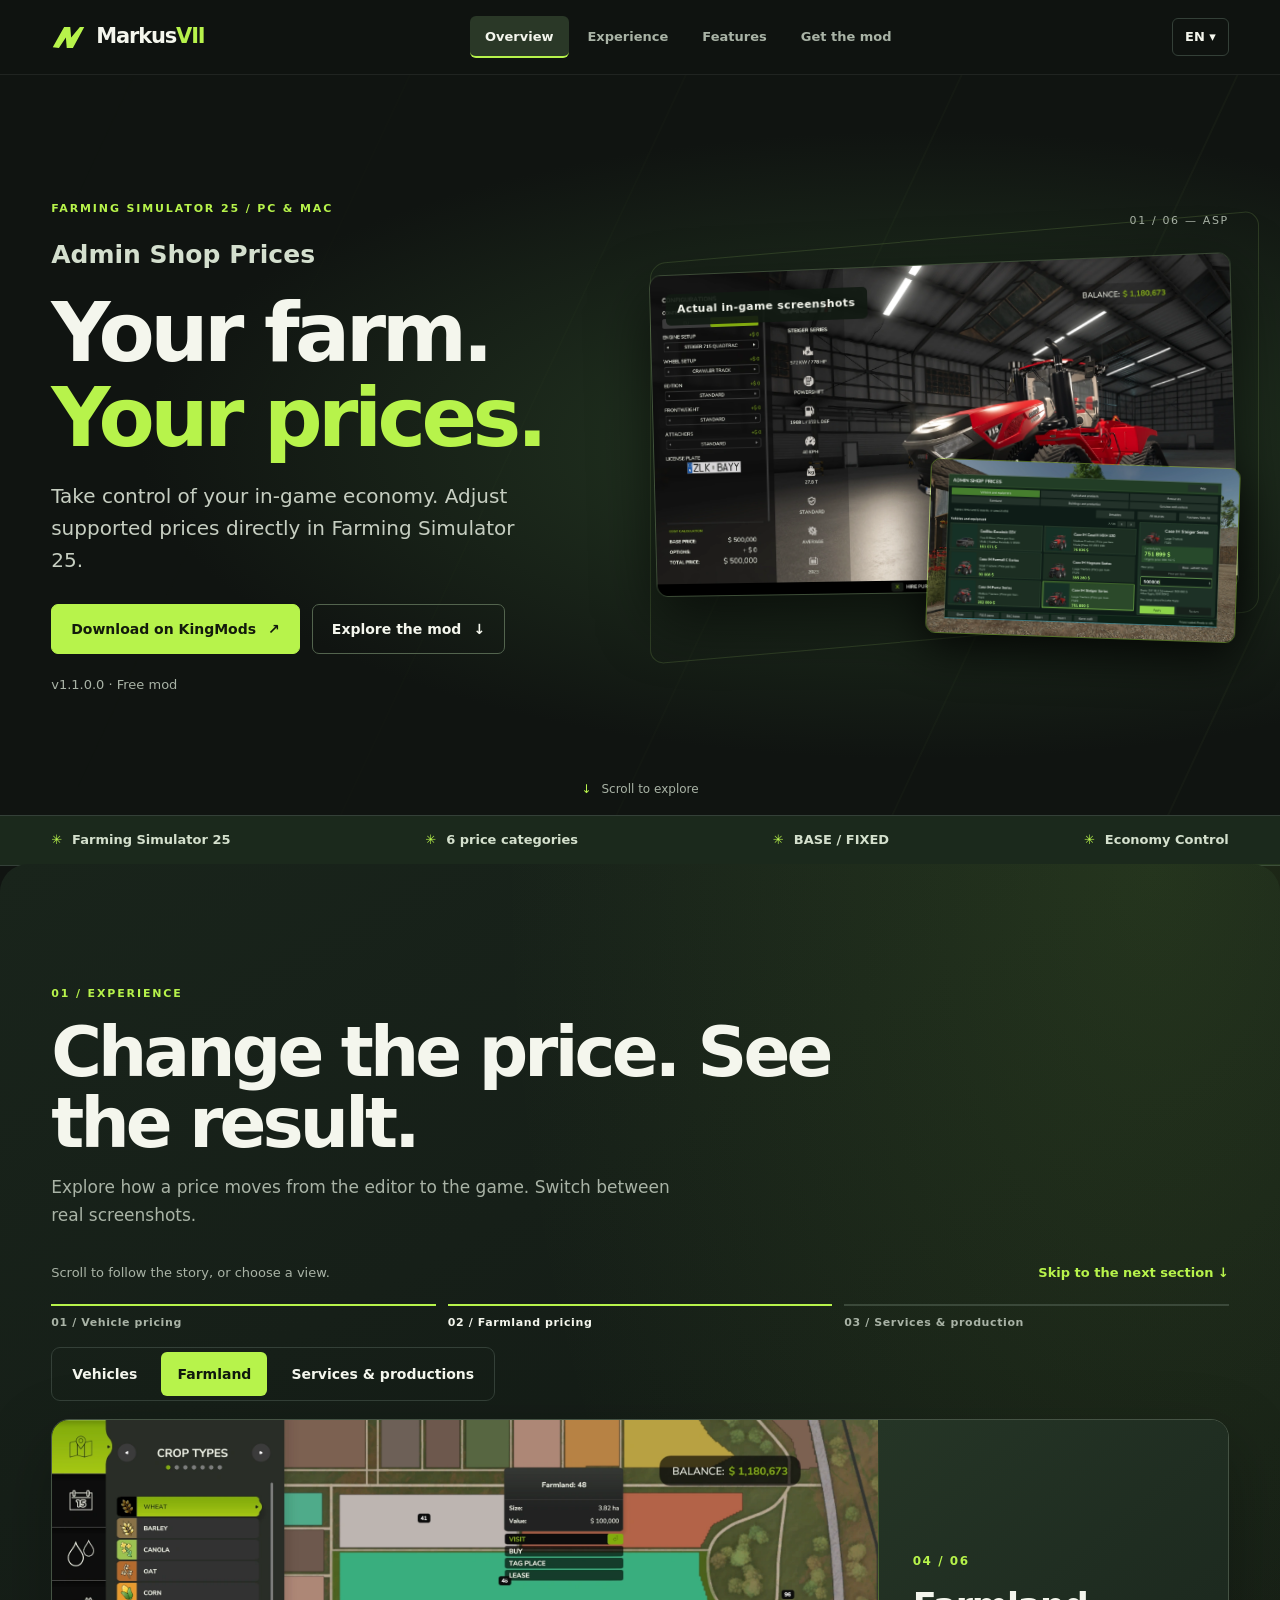
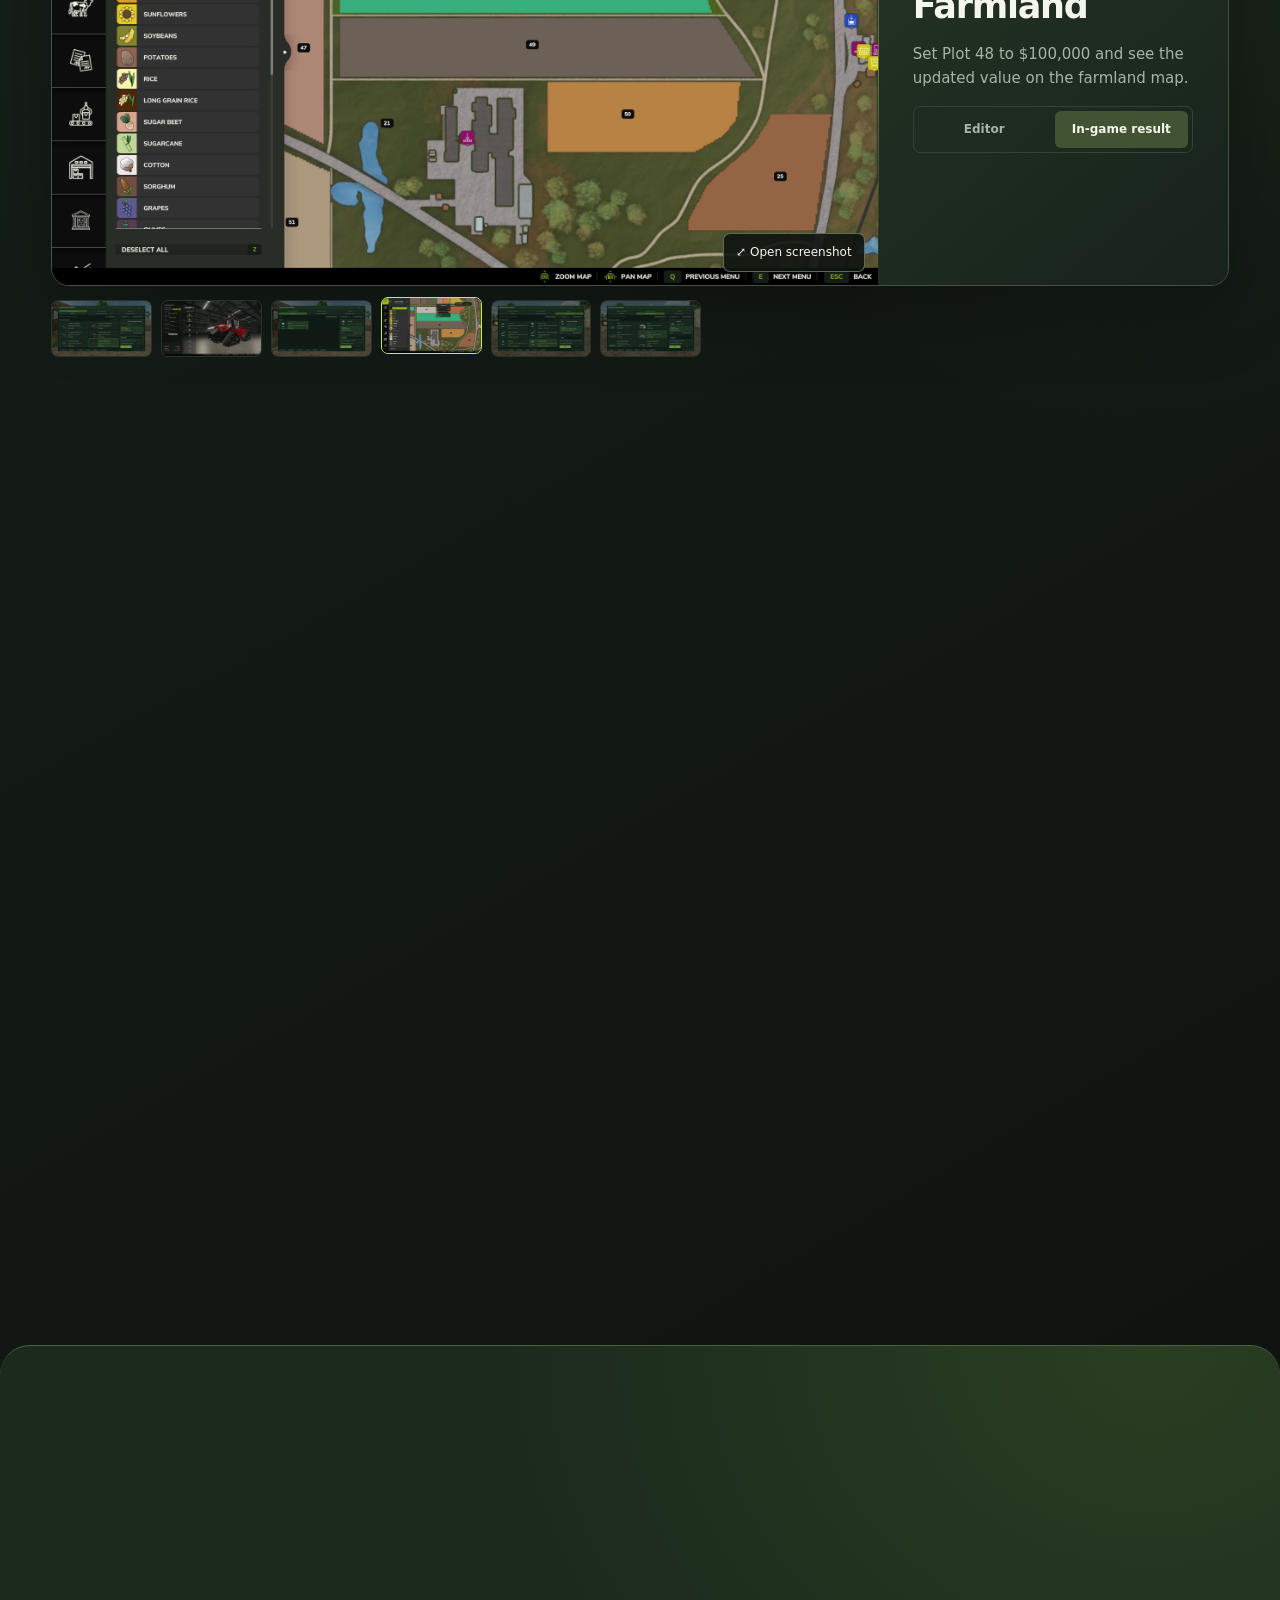
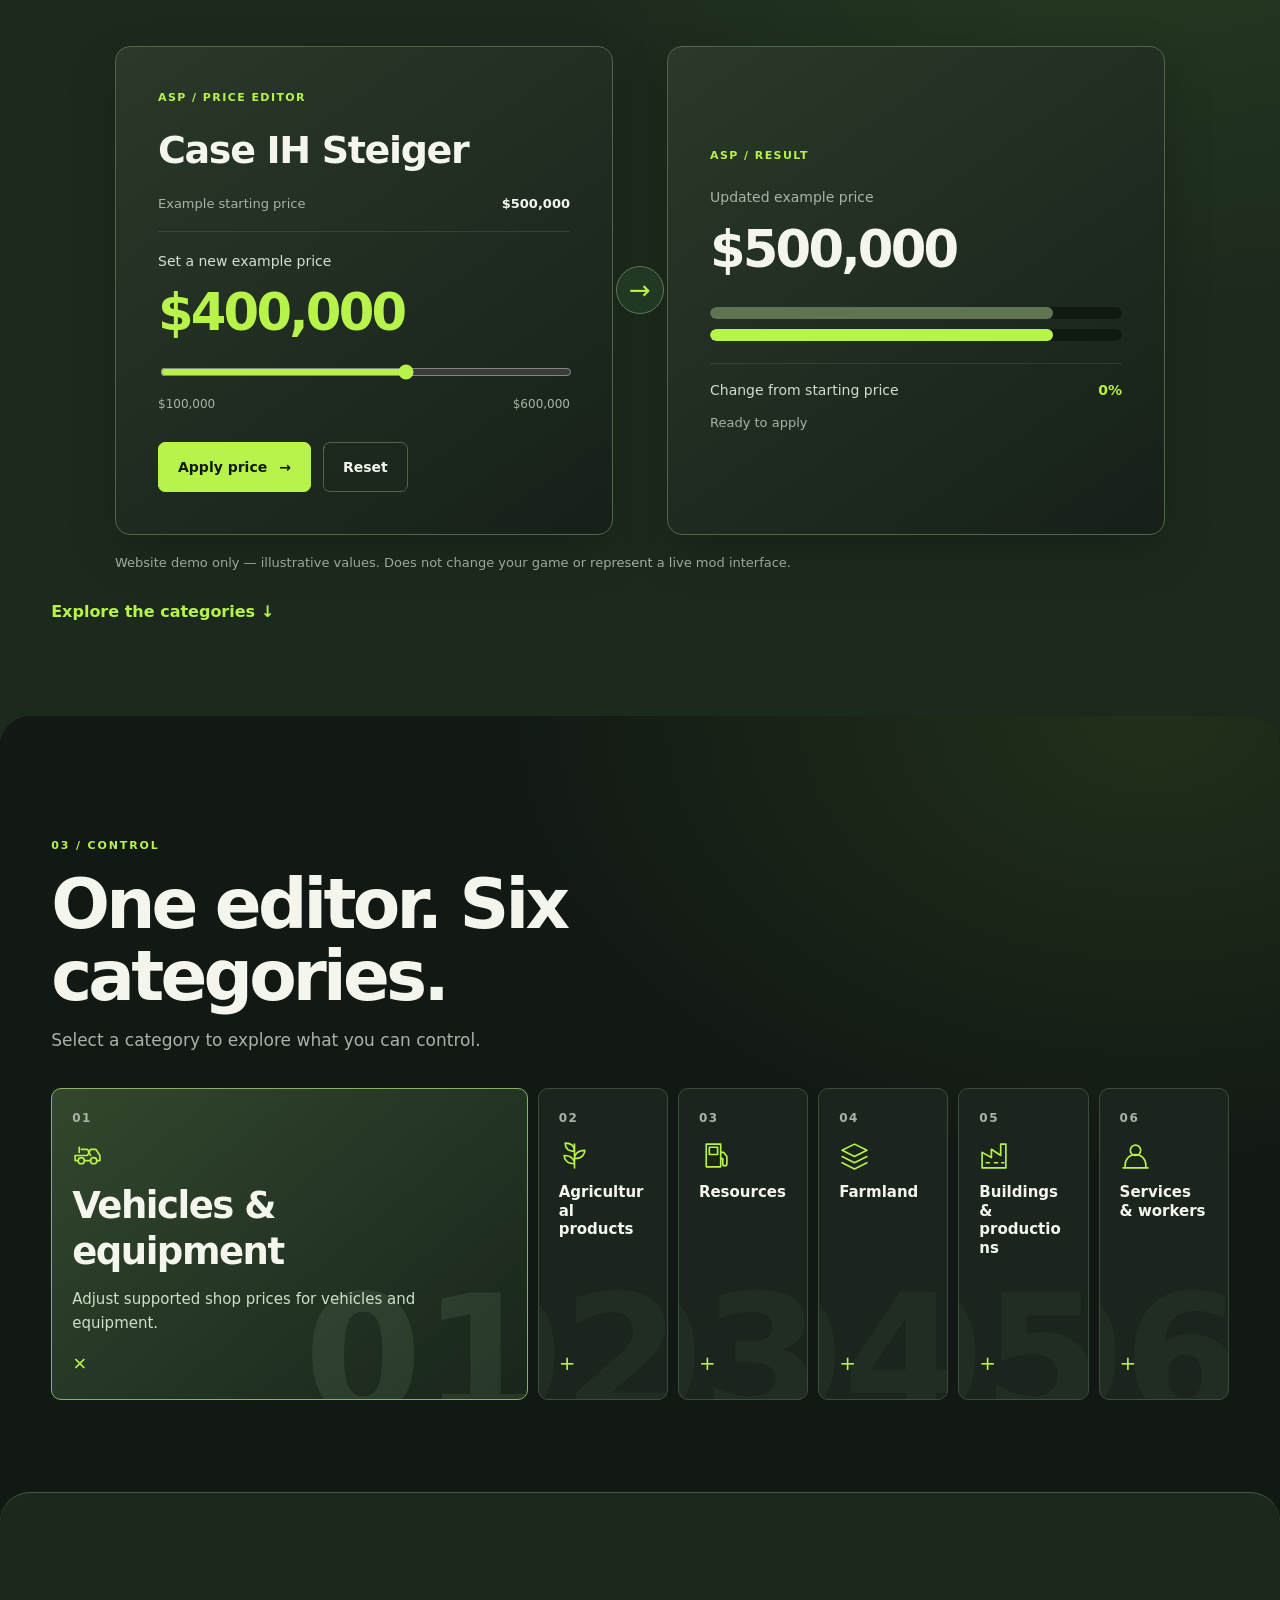
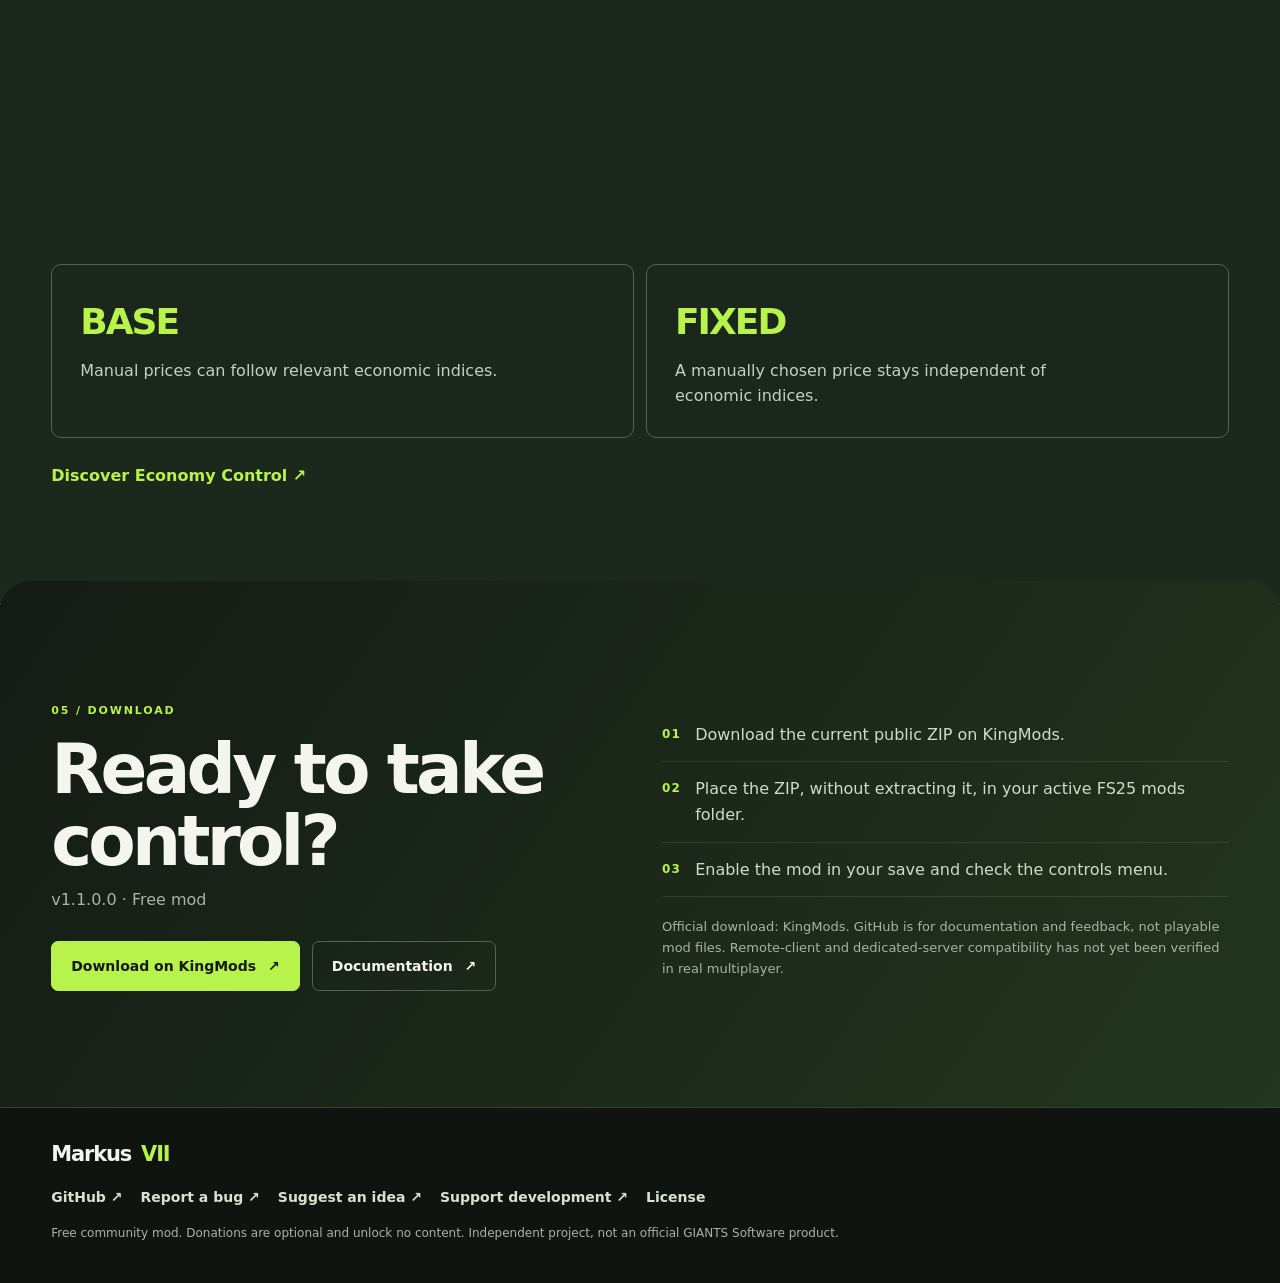
<file: index.html>
<!doctype html><html lang="en"><head><meta charset="utf-8"><meta name="viewport" content="width=device-width,initial-scale=1"><title>Admin Shop Prices | Farming Simulator 25 – MarkusVII</title><meta name="description" content="Admin Shop Prices for Farming Simulator 25: control supported in-game prices for vehicles, crops, resources, land, productions and services."><meta name="theme-color" content="#101411"><meta name="robots" content="index,follow"><link rel="canonical" href="https://markusvii.github.io/FS25_AdminShopPrices/"><link rel="alternate" hreflang="en" href="https://markusvii.github.io/FS25_AdminShopPrices/"><link rel="alternate" hreflang="uk" href="https://markusvii.github.io/FS25_AdminShopPrices/uk.html"><link rel="alternate" hreflang="de" href="https://markusvii.github.io/FS25_AdminShopPrices/de.html"><link rel="alternate" hreflang="x-default" href="https://markusvii.github.io/FS25_AdminShopPrices/"><meta property="og:title" content="Admin Shop Prices – MarkusVII"><meta property="og:description" content="Admin Shop Prices for Farming Simulator 25: control supported in-game prices for vehicles, crops, resources, land, productions and services."><meta property="og:type" content="website"><meta property="og:url" content="https://markusvii.github.io/FS25_AdminShopPrices/"><meta property="og:image" content="https://markusvii.github.io/FS25_AdminShopPrices/assets/screenshots/02-vehicle-price-in-shop.webp"><link rel="icon" href="site-icon.svg" type="image/svg+xml"><link rel="stylesheet" href="site.css?v=2"><script defer src="site.js?v=2"></script></head><body><header class="header"><div class="wrap header-in"><a class="brand" href="#overview"><svg viewBox="0 0 40 40" aria-hidden="true"><path fill="#b7f34b" d="M2 31 15 8h7l1 12L33 8h5L25 32h-7l-1-12L9 32z"/></svg><span>Markus<em>VII</em></span></a><nav class="nav" aria-label="Overview"><span class="nav-marker" aria-hidden="true"></span><a href="#overview">Overview</a><a href="#experience">Experience</a><a href="#features">Features</a><a href="#download">Get the mod</a></nav><details class="lang"><summary>EN ▾</summary><div class="lang-menu"><a href="https://markusvii.github.io/FS25_AdminShopPrices/" lang="en" aria-current="page">English</a><a href="https://markusvii.github.io/FS25_AdminShopPrices/uk.html" lang="uk">Українська</a><a href="https://markusvii.github.io/FS25_AdminShopPrices/de.html" lang="de">Deutsch</a></div></details></div><div class="progress" aria-hidden="true"></div></header>
<main><section id="overview" class="hero"><div class="wrap hero-in"><div class="hero-text"><span class="kicker">FARMING SIMULATOR 25 / PC & MAC</span><p class="mod-name" aria-hidden="true">Admin Shop Prices</p><h1><span class="sr-only">Admin Shop Prices — </span>Your farm.<span>Your prices.</span></h1><p class="lead">Take control of your in-game economy. Adjust supported prices directly in Farming Simulator 25.</p><div class="actions"><a class="button primary" href="https://www.kingmods.net/ru/fs25/mods/84435/tseny-magazina-administratora">Download on KingMods <span class="arrow" aria-hidden="true">↗</span></a><a class="button" href="#experience">Explore the mod <span class="arrow">↓</span></a></div><p class="version">v1.1.0.0 · Free mod</p></div><div class="hero-media"><span class="hero-index">01 / 06 — ASP</span><div class="hero-shot"><img src="assets/screenshots/02-vehicle-price-in-shop.webp" alt="Vehicle shop" fetchpriority="high"><span class="shot-label">Actual in-game screenshots</span></div><div class="floating-shot"><img src="assets/screenshots/01-vehicle-price-editor.webp" alt="Vehicle price editor"></div></div></div><a class="scroll-hint" href="#experience"><span>↓</span>Scroll to explore</a></section><div class="ribbon"><div class="wrap ribbon-in"><span>Farming Simulator 25</span><span>6 price categories</span><span>BASE / FIXED</span><span>Economy Control</span></div></div>
<section class="section experience" id="experience"><div class="wrap"><div class="heading reveal"><span class="kicker">01 / EXPERIENCE</span><h2>Change the price. See the result.</h2><p>Explore how a price moves from the editor to the game. Switch between real screenshots.</p></div><div class="story-intro"><span>Scroll to follow the story, or choose a view.</span><a href="#price-lab">Skip to the next section ↓</a></div><div class="story-track"><div class="story-sticky"><div class="chapter-rail" aria-hidden="true"><span class="chapter current"><i></i>01 / Vehicle pricing</span><span class="chapter"><i></i>02 / Farmland pricing</span><span class="chapter"><i></i>03 / Services &amp; production</span></div><div class="selector"><button class="scene-button" type="button" aria-pressed="true">Vehicles</button><button class="scene-button" type="button" aria-pressed="false">Farmland</button><button class="scene-button" type="button" aria-pressed="false">Services &amp; productions</button></div><div class="showcase"><div class="stage"><img class="stage-image" src="assets/screenshots/01-vehicle-price-editor.webp" alt="Vehicle price editor" loading="lazy"><button type="button" class="stage-open" aria-label="Open screenshot">⤢ Open screenshot</button></div><div class="scene-info"><div class="scene-counter">01 / 06</div><h3 id="scene-title">Vehicles</h3><p id="scene-copy" aria-live="polite">Set the Case IH Steiger base price to $500,000 and see it in the vehicle shop.</p><div class="view-toggle"><button type="button" class="view-button" aria-pressed="true">Editor</button><button type="button" class="view-button" aria-pressed="false">In-game result</button></div></div></div><div class="thumbs"><button class="thumb" type="button" aria-pressed="true" aria-label="Vehicle price editor"><img loading="lazy" src="assets/screenshots/01-vehicle-price-editor.webp" alt=""></button><button class="thumb" type="button" aria-pressed="false" aria-label="Vehicle shop"><img loading="lazy" src="assets/screenshots/02-vehicle-price-in-shop.webp" alt=""></button><button class="thumb" type="button" aria-pressed="false" aria-label="Farmland price editor"><img loading="lazy" src="assets/screenshots/03-farmland-price-editor.webp" alt=""></button><button class="thumb" type="button" aria-pressed="false" aria-label="Farmland map"><img loading="lazy" src="assets/screenshots/04-farmland-price-on-map.webp" alt=""></button><button class="thumb" type="button" aria-pressed="false" aria-label="Services and workers"><img loading="lazy" src="assets/screenshots/05-services-and-workers.webp" alt=""></button><button class="thumb" type="button" aria-pressed="false" aria-label="On-map production editor"><img loading="lazy" src="assets/screenshots/06-on-map-production-editor.webp" alt=""></button></div><noscript><div class="nojs-gallery"><a href="assets/screenshots/01-vehicle-price-editor.webp"><img src="assets/screenshots/01-vehicle-price-editor.webp" alt="Vehicle price editor"></a><a href="assets/screenshots/02-vehicle-price-in-shop.webp"><img src="assets/screenshots/02-vehicle-price-in-shop.webp" alt="Vehicle shop"></a><a href="assets/screenshots/03-farmland-price-editor.webp"><img src="assets/screenshots/03-farmland-price-editor.webp" alt="Farmland price editor"></a><a href="assets/screenshots/04-farmland-price-on-map.webp"><img src="assets/screenshots/04-farmland-price-on-map.webp" alt="Farmland map"></a><a href="assets/screenshots/05-services-and-workers.webp"><img src="assets/screenshots/05-services-and-workers.webp" alt="Services and workers"></a><a href="assets/screenshots/06-on-map-production-editor.webp"><img src="assets/screenshots/06-on-map-production-editor.webp" alt="On-map production editor"></a></div></noscript></div></div></div></section>
<section class="section price-lab" id="price-lab"><div class="wrap"><div class="heading reveal"><span class="kicker">02 / INTERACTIVE DEMO</span><h2>Try your own price.</h2><p>A small interactive example of the pricing workflow.</p></div><div class="lab reveal" data-locale="en-US" data-done="Example price applied" data-initial="Ready to apply"><div class="lab-edit"><div class="lab-label">ASP / PRICE EDITOR</div><h3>Case IH Steiger</h3><div class="lab-original"><span>Example starting price</span><strong>$500,000</strong></div><label for="price-range">Set a new example price</label><output class="draft-price" for="price-range">$400,000</output><input type="range" id="price-range" min="100000" max="600000" step="10000" value="400000"><div class="range-labels"><span>$100,000</span><span>$600,000</span></div><div class="actions"><button type="button" class="button primary lab-apply">Apply price <span class="arrow">→</span></button><button type="button" class="button lab-reset">Reset</button></div></div><div class="lab-bridge" aria-hidden="true"><span>→</span></div><div class="lab-result"><div class="lab-label">ASP / RESULT</div><div class="lab-caption">Updated example price</div><strong class="result-price">$500,000</strong><div class="compare-bars" aria-hidden="true"><div><span class="original-bar"></span></div><div><span class="current-bar"></span></div></div><div class="delta-row"><span>Change from starting price</span><strong class="delta">0%</strong></div><p class="lab-status" aria-live="polite">Ready to apply</p></div></div><p class="lab-note">Website demo only — illustrative values. Does not change your game or represent a live mod interface.</p><a class="mode-link" href="#features">Explore the categories ↓</a><noscript><style>.lab{display:none}</style></noscript></div></section>
<section class="section features" id="features"><div class="wrap"><div class="heading reveal"><span class="kicker">03 / CONTROL</span><h2>One editor. Six categories.</h2><p>Select a category to explore what you can control.</p></div><div class="feature-track reveal"><article class="feature active" data-index="01"><button type="button" aria-expanded="true"><span class="f-number">01</span><svg viewBox="0 0 30 30" aria-hidden="true"><path d="M3 15h12l3-6h5l4 6v5h-3M3 15v5h3m7 0h5M9 9h6l3 6M7 7v5"/><circle cx="9" cy="20" r="3"/><circle cx="21" cy="20" r="3"/></svg><h3>Vehicles &amp; equipment</h3><span class="f-copy">Adjust supported shop prices for vehicles and equipment.</span><span class="f-plus" aria-hidden="true">+</span></button></article><article class="feature" data-index="02"><button type="button" aria-expanded="false"><span class="f-number">02</span><svg viewBox="0 0 30 30" aria-hidden="true"><path d="M15 27V4m0 7C7 11 6 6 6 3c7 0 9 4 9 8Zm0 7c8 0 10-5 10-8-7 0-10 4-10 8Zm0 5C7 23 5 18 5 15c7 0 10 4 10 8Z"/></svg><h3>Agricultural products</h3><span class="f-copy">Manage supported buying and selling prices independently.</span><span class="f-plus" aria-hidden="true">+</span></button></article><article class="feature" data-index="03"><button type="button" aria-expanded="false"><span class="f-number">03</span><svg viewBox="0 0 30 30" aria-hidden="true"><path d="M7 4h14v22H7zM10 7h8v7h-8zM21 12h3l3 4v7a2 2 0 0 1-4 0v-5h-2"/></svg><h3>Resources</h3><span class="f-copy">Adjust supported fuel, material and refill prices.</span><span class="f-plus" aria-hidden="true">+</span></button></article><article class="feature" data-index="04"><button type="button" aria-expanded="false"><span class="f-number">04</span><svg viewBox="0 0 30 30" aria-hidden="true"><path d="M3 10l12-6 12 6-12 6zM3 16l12 6 12-6M3 22l12 6 12-6"/></svg><h3>Farmland</h3><span class="f-copy">Set supported land prices to suit your economy.</span><span class="f-plus" aria-hidden="true">+</span></button></article><article class="feature" data-index="05"><button type="button" aria-expanded="false"><span class="f-number">05</span><svg viewBox="0 0 30 30" aria-hidden="true"><path d="M3 27V12l9 5V9l9 6V4h5v23zM7 22h3m5 0h3m4 0h2"/></svg><h3>Buildings &amp; productions</h3><span class="f-copy">Edit supported buildings and productions, including existing map placements.</span><span class="f-plus" aria-hidden="true">+</span></button></article><article class="feature" data-index="06"><button type="button" aria-expanded="false"><span class="f-number">06</span><svg viewBox="0 0 30 30" aria-hidden="true"><circle cx="15" cy="10" r="5"/><path d="M5 27v-3a10 10 0 0 1 20 0v3M3 27h24"/></svg><h3>Services &amp; workers</h3><span class="f-copy">Manage supported worker, delivery and service costs.</span><span class="f-plus" aria-hidden="true">+</span></button></article></div><noscript><style>.feature .f-copy{opacity:1;transform:none;max-height:none}.feature-track{display:grid;grid-template-columns:repeat(auto-fit,minmax(200px,1fr))}</style></noscript></div></section>
<section class="section mode-section"><div class="wrap"><div class="heading reveal"><span class="kicker">04 / PRICE MODES</span><h2>Your economy, your rules.</h2><p>Two ways to set a price when Economy Control is installed.</p></div><div class="modes reveal"><article class="mode"><h3>BASE</h3><p>Manual prices can follow relevant economic indices.</p></article><article class="mode"><h3>FIXED</h3><p>A manually chosen price stays independent of economic indices.</p></article></div><a class="mode-link" href="https://markusvii.github.io/FS25_EconomyControl/">Discover Economy Control ↗</a></div></section>
<section class="section download" id="download"><div class="wrap download-grid"><div class="reveal"><span class="kicker">05 / DOWNLOAD</span><h2>Ready to take control?</h2><p class="muted">v1.1.0.0 · Free mod</p><div class="actions"><a class="button primary" href="https://www.kingmods.net/ru/fs25/mods/84435/tseny-magazina-administratora">Download on KingMods <span class="arrow" aria-hidden="true">↗</span></a><a class="button" href="https://github.com/MarkusVII/FS25_AdminShopPrices/blob/main/README.md">Documentation <span class="arrow" aria-hidden="true">↗</span></a></div></div><div class="reveal"><ol class="steps"><li>Download the current public ZIP on KingMods.</li><li>Place the ZIP, without extracting it, in your active FS25 mods folder.</li><li>Enable the mod in your save and check the controls menu.</li></ol><p class="notice">Official download: KingMods. GitHub is for documentation and feedback, not playable mod files. Remote-client and dedicated-server compatibility has not yet been verified in real multiplayer.</p></div></div></section></main>
<footer class="footer"><div class="wrap"><a class="brand" href="#overview">Markus<em>VII</em></a><div class="footer-links"><a href="https://github.com/MarkusVII/FS25_AdminShopPrices">GitHub ↗</a><a href="https://github.com/MarkusVII/FS25_AdminShopPrices/issues/new?template=bug_report.yml">Report a bug ↗</a><a href="https://github.com/MarkusVII/FS25_AdminShopPrices/issues/new?template=feature_request.yml">Suggest an idea ↗</a><a href="https://donatello.to/MarkusVII">Support development ↗</a><a href="https://github.com/MarkusVII/FS25_AdminShopPrices/blob/main/LICENSE.md">License</a></div><p>Free community mod. Donations are optional and unlock no content. Independent project, not an official GIANTS Software product.</p></div></footer>
<dialog class="lightbox"><div class="lightbox-top"><strong class="lightbox-title">Vehicle price editor</strong><button type="button" class="lightbox-close">Close ×</button></div><img alt=""><div class="lightbox-controls"><button type="button" class="prev" aria-label="Previous">←</button><button type="button" class="next" aria-label="Next">→</button></div></dialog><script type="application/json" id="scene-data">{"paths":["assets/screenshots/01-vehicle-price-editor.webp","assets/screenshots/02-vehicle-price-in-shop.webp","assets/screenshots/03-farmland-price-editor.webp","assets/screenshots/04-farmland-price-on-map.webp","assets/screenshots/05-services-and-workers.webp","assets/screenshots/06-on-map-production-editor.webp"],"captions":["Vehicle price editor","Vehicle shop","Farmland price editor","Farmland map","Services and workers","On-map production editor"],"scenes":["Vehicles","Farmland","Services & productions"],"sceneCopy":["Set the Case IH Steiger base price to $500,000 and see it in the vehicle shop.","Set Plot 48 to $100,000 and see the updated value on the farmland map.","Adjust supported service costs and production buildings, including buildings already placed on the map."],"view":["Editor","In-game result"],"viewLast":["Services","Productions"]}</script></body></html>
</file>
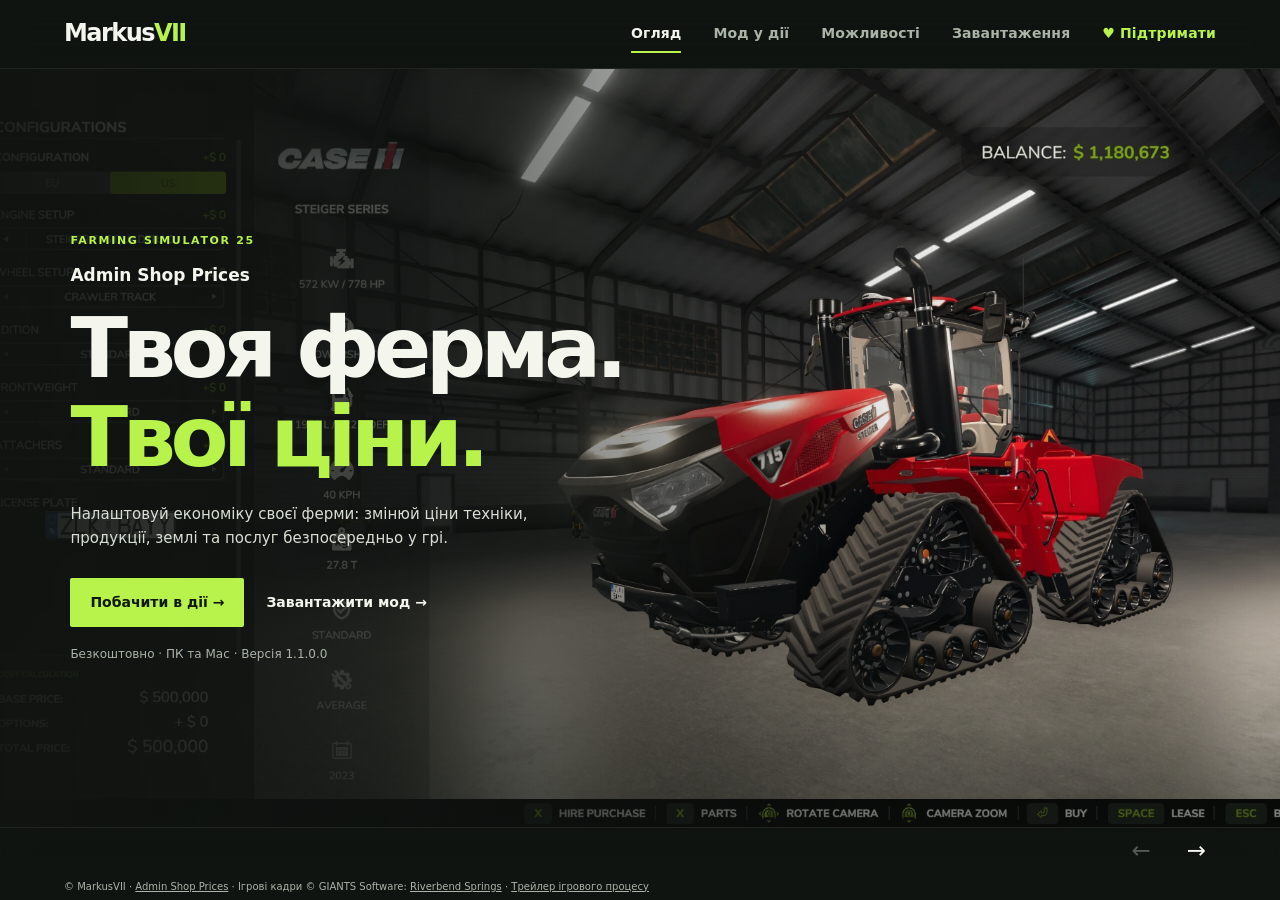
<file: clean.html>
<!doctype html>
<html lang="uk"><head><meta charset="utf-8"><meta name="viewport" content="width=device-width,initial-scale=1"><meta name="robots" content="noindex,follow"><title>Admin Shop Prices — Farming Simulator 25 | MarkusVII</title><style>
:root{color-scheme:dark;--ink:#f3f5ed;--muted:#b9c8b6;--green:#c5f36c;--bg:#121e16;--ease:cubic-bezier(.22,1,.36,1)}*{box-sizing:border-box}body{margin:0;background:var(--bg);color:var(--ink);font:16px/1.55 system-ui,-apple-system,'Segoe UI',sans-serif}h1,h2,h3,p{margin:0}button,a{font:inherit;color:inherit}button{cursor:pointer;background:none;border:0}a{text-decoration:none}button:focus-visible,a:focus-visible{outline:2px solid var(--green);outline-offset:5px}img{display:block;max-width:100%}.header{position:relative;z-index:30;display:flex;align-items:center;justify-content:space-between;gap:22px;padding:18px clamp(22px,5vw,76px);background:#121e16}.brand{font-size:24px;font-weight:850;letter-spacing:-.065em;white-space:nowrap}.brand span{color:var(--green)}.nav{display:flex;gap:clamp(16px,2.5vw,38px);align-items:center;overflow-x:auto}.nav button{font-size:14px;white-space:nowrap;padding:8px 0;color:var(--muted);position:relative}.nav button:after{content:'';position:absolute;left:0;right:0;bottom:0;height:2px;background:var(--green);transform:scaleX(0);transform-origin:left;transition:transform .55s var(--ease)}.nav button[aria-current],.nav button:hover,.nav button:last-child{color:var(--green)}.nav button[aria-current]:after{transform:scaleX(1)}.stage{position:relative;isolation:isolate;overflow:hidden}.scene{min-height:max(550px,calc(100svh - 165px));position:relative;isolation:isolate;padding:clamp(34px,5vw,80px) clamp(22px,6vw,96px);display:grid;grid-template-columns:minmax(0,.9fr) minmax(0,1.1fr);align-items:center;gap:clamp(24px,4vw,70px);background:#16251a;overflow:hidden}.js .scene{display:none}.js .scene.active,.js .scene.leaving{display:grid}.js .scene.active{z-index:3}.js .scene.leaving{position:absolute;inset:0;z-index:2;pointer-events:none;min-height:0}.scene:before{content:'';position:absolute;inset:0;z-index:-2;background-image:var(--photo);background-size:cover;background-position:center;opacity:.8}.scene:after{content:'';position:absolute;inset:0;z-index:-1;background:linear-gradient(90deg,#0d180fed 0%,#111f16e8 40%,#14221965 100%),linear-gradient(0deg,#0f1b14b0,transparent 45%)}#home{--photo:url('https://files.fs25.net/mods/2024/08/Farming-Simulator-25-Gameplay-Trailer14.png'),url('assets/screenshots/02-vehicle-price-in-shop.webp');grid-template-columns:1fr;min-height:max(550px,calc(100svh - 165px))}#home:after{background:linear-gradient(90deg,#0d180ff5 0%,#111f16b0 42%,#14221912 100%),linear-gradient(0deg,#101b13a0,transparent 42%)}#demo{--photo:url('https://www.farming-simulator.com/cms/uploads/news_66ab42891e1b1.jpg'),url('assets/screenshots/02-vehicle-price-in-shop.webp')}#features{--photo:url('https://www.farming-simulator.com/cms/uploads/news_66ab4289273a8.jpg'),url('assets/screenshots/06-on-map-production-editor.webp')}#download{--photo:url('https://files.fs25.net/mods/2024/08/Farming-Simulator-25-Gameplay-Trailer14.png'),url('assets/screenshots/02-vehicle-price-in-shop.webp')}#support{--photo:url('https://www.farming-simulator.com/cms/uploads/news_66ab45876c632.jpg'),url('assets/screenshots/02-vehicle-price-in-shop.webp');grid-template-columns:1fr;text-align:center}#support:after{background:radial-gradient(ellipse at 50% 30%,#122315a8,#0c170fea 80%)}.copy{min-width:0;position:relative;z-index:5}.eyebrow{display:block;font-size:12px;letter-spacing:.13em;color:var(--green);font-weight:750;text-transform:uppercase}.product{font-size:17px;font-weight:650;margin-top:13px}h1,h2{font-weight:760;font-size:clamp(40px,4vw,68px);line-height:1.05;letter-spacing:-.055em;margin:17px 0 22px;overflow-wrap:normal}h1 span,h2 span{display:block;color:var(--green)}#home h1{font-size:clamp(54px,7vw,112px);max-width:860px}#home .copy{max-width:850px}.lead{font-size:clamp(16px,1.35vw,20px);max-width:520px;color:#e0e8da;line-height:1.65}.actions{display:flex;gap:14px 22px;flex-wrap:wrap;align-items:center;margin-top:27px}.cta{display:inline-flex;align-items:center;justify-content:center;gap:14px;min-height:49px;padding:12px 20px;font-weight:750;font-size:14px;background:var(--green);color:#16230f;transition:transform .3s,background .3s;border-radius:3px}.cta:hover{transform:translateY(-3px);background:#e4ffad}.link{padding:9px 0;font-size:14px;font-weight:650;color:var(--ink);transition:color .3s}.link:hover{color:var(--green)}.meta{font-size:12px;color:var(--muted);margin-top:18px}.shot-area{position:relative;z-index:6;min-width:0;display:grid;gap:15px}.shot{display:block;width:100%;padding:0;background:transparent;cursor:zoom-in;position:relative;aspect-ratio:16/9}.shot img{width:100%;height:100%;object-fit:contain;box-shadow:0 22px 60px #0006;transition:transform .45s var(--ease),filter .45s;transform-origin:center}.shot img.changed{animation:gallery-in .65s var(--ease) both}.shot-caption{font-size:13px;color:#d8e4d3;display:flex;justify-content:space-between;gap:15px}.shot-tabs{display:flex;flex-wrap:wrap;gap:10px 20px;align-items:center}.shot-tabs button{padding:5px 0;font-size:14px;color:var(--muted);font-weight:650}.shot-tabs button[aria-pressed=true],.shot-tabs button:hover{color:var(--green)}.shot-tabs button[aria-pressed=true]{box-shadow:0 2px 0 var(--green)}.shot-controls{display:flex;justify-content:space-between;gap:16px;flex-wrap:wrap}.shot-controls button{padding:7px 0;font-size:13px;font-weight:650;color:var(--green)}.category-list{display:grid;grid-template-columns:1fr;gap:0;max-width:540px;margin-top:19px}.category-list button{text-align:left;font-size:15px;font-weight:650;padding:10px 0;display:flex;align-items:center;gap:12px;color:var(--ink)}.category-list button span:first-child{color:var(--green);font-size:11px}.category-list button span:last-child{margin-left:auto;color:var(--green);transition:transform .35s}.category-list button:hover span:last-child{transform:translateX(7px)}.category-list button:hover{color:var(--green)}.steps{margin:0;padding:0;list-style:none;counter-reset:step;display:grid;gap:22px}.steps li{counter-increment:step;display:flex;gap:18px;align-items:start;font-size:17px;color:#e3ebdf}.steps li:before{content:'0' counter(step);color:var(--green);font-size:12px;font-weight:800;padding-top:4px}.small-note{font-size:13px;color:var(--muted);margin-top:22px;max-width:490px}.support-copy{width:100%;max-width:960px;margin:auto;display:flex;flex-direction:column;align-items:center}.support-copy h2{font-size:clamp(48px,6vw,90px);max-width:850px}.support-copy .lead{max-width:640px}.donate{display:flex;align-items:center;justify-content:center;gap:15px;width:min(100%,640px);background:var(--green);color:#15210d;font-size:clamp(18px,2.4vw,30px);font-weight:900;min-height:92px;margin-top:28px;padding:20px;position:relative;overflow:hidden;isolation:isolate;animation:donate-pulse 3s infinite;transition:transform .4s var(--ease)}.donate:before{content:'';position:absolute;inset:0;background:#f2ffd5;z-index:-1;transform:translateX(-110%) skewX(-15deg);transition:transform .55s var(--ease)}.donate:hover:before{transform:none}.donate:hover{transform:scale(1.035);animation:none}@keyframes donate-pulse{0%,100%{box-shadow:0 0 0 0 #c5f36c00}50%{box-shadow:0 0 0 13px #c5f36c28}80%{box-shadow:0 0 0 28px #c5f36c00}}.controls{position:relative;display:flex;align-items:center;gap:16px;justify-content:flex-end;padding:9px clamp(22px,5vw,76px);min-height:54px;background:#121e16}.controls button{font-size:23px;padding:0 10px;color:var(--ink)}.controls button:hover{color:var(--green)}.controls button:disabled{opacity:.3;cursor:default}.counter{font-size:12px;letter-spacing:.12em;color:var(--muted)}.controls .hint{margin-right:auto;color:var(--muted);font-size:12px}.foot{padding:10px clamp(22px,5vw,76px);font-size:11px;color:var(--muted)}.foot a{text-decoration:underline}.wipe{position:absolute;inset:-3px;z-index:12;pointer-events:none;background:var(--green);transform:translateX(-105%) skewX(-12deg);opacity:0}.wipe.go{animation:blade .88s cubic-bezier(.77,0,.18,1) both}.js .scene.entering{animation:slide-mask .88s var(--ease) both}.js .scene.entering .copy{animation:copy-in .85s .13s var(--ease) both}.js .scene.entering .shot-area{animation:visual-in .95s .07s var(--ease) both}.js .scene.leaving{animation:slide-out .88s var(--ease) both}@keyframes blade{0%{opacity:1;transform:translateX(-130%) skewX(-12deg)}45%{transform:translateX(0) skewX(-12deg)}100%{opacity:1;transform:translateX(130%) skewX(-12deg)}}@keyframes slide-mask{0%{clip-path:polygon(0 0,0 0,0 100%,0 100%)}100%{clip-path:polygon(0 0,100% 0,100% 100%,0 100%)}}@keyframes copy-in{from{opacity:0;transform:translateX(-35px)}to{opacity:1;transform:none}}@keyframes visual-in{from{transform:scale(1.08) translateX(3%);opacity:.3}to{transform:none;opacity:1}}@keyframes slide-out{to{transform:scale(.98) translateX(-2%);opacity:.4}}@keyframes gallery-in{from{clip-path:inset(0 0 0 100%);transform:scale(1.03)}to{clip-path:inset(0);transform:none}}.preview{position:fixed;z-index:45;pointer-events:none;opacity:0;visibility:hidden;transition:opacity .3s,visibility .3s;inset:0}.preview.on{opacity:1;visibility:visible}.preview img{position:absolute;object-fit:contain;box-shadow:0 22px 80px #000b;transition:transform .4s var(--ease);transform:scale(1);transform-origin:var(--origin,center)}.preview.on img{transform:scale(1.18)}dialog{width:min(1000px,94vw);max-height:90vh;overflow:auto;background:#17281e;color:var(--ink);border:0;padding:clamp(20px,4vw,45px);border-radius:4px}dialog::backdrop{background:#061008d9;backdrop-filter:blur(7px)}dialog[open]{animation:copy-in .5s var(--ease)}dialog img{max-height:66vh;max-width:100%;object-fit:contain;margin:18px auto 0}dialog img[hidden]{display:none}.dialog-top{display:flex;justify-content:space-between;align-items:center;gap:20px}.dialog-close{color:var(--green);padding:8px 0}dialog h3{font-size:clamp(26px,4vw,48px);letter-spacing:-.045em;margin:14px 0}dialog p{color:#d7e2d4}@media(max-width:900px){.header{flex-wrap:wrap;gap:5px}.nav{width:100%;justify-content:flex-start;gap:22px}.nav button{font-size:13px}.scene,.js .scene.active{grid-template-columns:1fr;min-height:0;padding:40px 24px;gap:28px}#home,#support{min-height:520px}#home h1{font-size:clamp(46px,9vw,76px)}h1,h2{font-size:clamp(38px,7vw,62px)}.shot-area{max-width:680px}.controls .hint{display:none}.support-copy h2{font-size:clamp(46px,8vw,80px)}.donate{min-height:84px;padding:15px 10px;gap:8px}.steps li{font-size:16px}}@media(prefers-reduced-motion:reduce){*,*:before,*:after{animation-duration:.001ms!important;transition-duration:.001ms!important;scroll-behavior:auto!important}.wipe{display:none}.preview.on img{transform:none}.donate{animation:none}}

.shot-tabs{display:grid;grid-template-columns:repeat(3,minmax(0,1fr));gap:14px 20px;align-items:start}.shot-group{min-width:0}.shot-group>span{display:block;color:var(--muted);font-size:12px;font-weight:700;margin-bottom:3px}.shot-group>div{display:flex;flex-wrap:wrap;gap:4px 12px}.shot-tabs button{font-size:13px;line-height:1.4;padding:5px 0}.shot-caption #shot-count{white-space:nowrap}.category-hint{font-size:14px;line-height:1.5;color:var(--muted);max-width:520px}.category-list button span:last-child{font-size:22px;line-height:1}.category-list button:hover span:last-child{transform:scale(1.15)}@media(max-width:550px){.shot-tabs{grid-template-columns:1fr;gap:8px}.shot-group{display:grid;grid-template-columns:100px 1fr;align-items:baseline;gap:10px}.shot-caption{font-size:12px;gap:8px}}


/* Studio refinement — full-viewport scenes, independent vertical filmstrip. */
:root{--ink:#eef2e9;--muted:#b0bdae;--green:#c9ee83;--bg:#111c15;--ease:cubic-bezier(.2,.85,.2,1)}
body{background:var(--bg);font-family:system-ui,-apple-system,"Segoe UI",sans-serif}
.header,.controls{background:rgba(12,23,16,.66);backdrop-filter:blur(16px);-webkit-backdrop-filter:blur(16px)}
.header{border-bottom:1px solid #d2e9c51a}.controls{border-top:1px solid #d2e9c512}.foot{background:rgba(12,23,16,.8)}
.nav button{font-weight:550;letter-spacing:.01em}.nav button:last-child{color:var(--green)}
.scene:after{background:linear-gradient(90deg,#0c160ee8 0%,#102017ad 43%,#14261c38 100%),linear-gradient(0deg,#101b13b8,transparent 60%)}
#home:after{background:linear-gradient(90deg,#0d180fe8 0%,#111f1670 43%,#14221908 100%),linear-gradient(0deg,#101b1390,transparent 52%)}
h1,h2{font-weight:720;letter-spacing:-.045em;line-height:1.05;font-size:clamp(36px,3.6vw,62px);margin:16px 0 20px}#home h1{font-size:clamp(54px,6.6vw,105px);letter-spacing:-.065em}.lead{font-size:clamp(15px,1.16vw,19px);line-height:1.65;color:#dce5d6}.eyebrow{letter-spacing:.12em;font-size:11px}.cta{background:var(--green);color:#14210f;border-radius:2px}.cta:hover{background:#e4ffb7}.meta,.small-note{color:#bac7b6}.category-list button{border-bottom:1px solid #e0f2d41b;padding:11px 0}.category-list button span:first-child{font-variant-numeric:tabular-nums}.wipe{background:linear-gradient(90deg,#c9ee8300 0%,#c9ee831a 32%,#c9ee83a8 49%,#e3ffbcb0 50%,#c9ee8324 67%,#c9ee8300 100%)}
#demo{grid-template-columns:minmax(0,.7fr) minmax(0,1.5fr);gap:clamp(22px,3vw,52px)}#demo h2{font-size:clamp(35px,3.3vw,56px)}#demo .copy{max-width:460px}#demo .actions{gap:8px 16px}#demo .actions .cta{min-height:42px;padding:10px 14px}#demo .actions .link{font-size:12px}
#demo .shot-area{grid-template-columns:minmax(0,1fr) clamp(100px,9vw,158px);grid-template-rows:minmax(0,1fr) auto auto;column-gap:clamp(14px,2vw,30px);row-gap:10px;align-items:center;min-height:0;width:100%;max-width:none}
#demo #gallery{grid-column:1;grid-row:1;align-self:center;width:100%;position:relative;overflow:visible;aspect-ratio:16/9;isolation:auto;cursor:zoom-in}
#demo #gallery .gallery-base{transition:opacity .24s var(--ease),filter .3s;object-fit:contain;box-shadow:0 18px 65px #0005}
#demo #gallery.is-flight .gallery-base{opacity:.22;filter:brightness(.72)}#demo #gallery.is-settled .gallery-base{opacity:0}#demo #gallery.is-returning .gallery-base{opacity:1;filter:none}
.gallery-flight{position:absolute;inset:0;display:block;opacity:0;visibility:hidden;pointer-events:none;transform-origin:0 0;z-index:3;will-change:transform,opacity}
#gallery.is-flight .gallery-flight{visibility:visible;opacity:1}#demo .gallery-flight img{width:100%;height:100%;object-fit:contain;box-shadow:0 20px 65px #0007;max-width:none}
#demo .shot-caption{grid-column:1;grid-row:2;align-self:start;justify-content:space-between;font-size:13px;gap:8px;color:#e6ede1}#demo #shot-count{color:var(--green);font-size:11px;letter-spacing:.04em}#demo .hover-note{grid-column:1;grid-row:3;align-self:start;margin:0;color:var(--muted);font-size:11px}
.rail-shell{grid-column:2;grid-row:1/4;display:flex;flex-direction:column;min-height:0;align-self:stretch;position:relative;z-index:8;gap:9px;max-height:100%}.rail-heading,.rail-footer{font-size:9px;font-weight:650;letter-spacing:.13em;color:var(--muted);display:flex;justify-content:space-between;gap:3px;flex-shrink:0}.rail-heading span:first-child{color:var(--green)}.rail-footer{justify-content:flex-end;opacity:.75}
#demo .hover-thumbs{display:flex;flex-direction:column;flex-wrap:nowrap;gap:9px;flex:1;min-height:0;max-height:calc(100% - 38px);overflow-y:auto;overflow-x:hidden;overscroll-behavior:contain;scrollbar-width:thin;scrollbar-color:#93ad69 transparent;padding:1px 7px 1px 1px;align-items:stretch;justify-content:flex-start}
#demo .hover-thumbs button{flex:0 0 auto;display:flex;flex-direction:column;align-items:stretch;gap:4px;text-align:left;font-size:11px;font-weight:550;line-height:1.3;padding:0 0 5px 0;min-width:0;border-bottom:1px solid #dbe8d014;box-shadow:none!important;color:#b5c2b0;transition:color .25s}
#demo .hover-thumbs img{display:block;width:100%;height:auto;flex-shrink:0;aspect-ratio:16/9;object-fit:contain;opacity:.67;transition:opacity .25s,filter .25s;background:transparent}
#demo .hover-thumbs button[aria-pressed=true],#demo .hover-thumbs button.is-preview,#demo .hover-thumbs button:hover{color:var(--green);border-color:#c9ee8366}#demo .hover-thumbs button[aria-pressed=true] img,#demo .hover-thumbs button.is-preview img,#demo .hover-thumbs button:hover img{opacity:1;filter:brightness(1.04)}
.thumb-label{display:flex;gap:6px;align-items:baseline;overflow-wrap:normal}.thumb-label small{font-size:9px;color:var(--green);font-variant-numeric:tabular-nums}
@media(min-width:901px){html.js,html.js body{width:100%;height:100%;overflow:hidden}html.js body{height:100dvh;display:grid;grid-template-rows:auto minmax(0,1fr) auto auto}.header{padding:15px 5vw}.controls{min-height:43px;padding:5px 5vw}.foot{padding:7px 5vw;line-height:1.25;font-size:10px}.stage{min-height:0}.js .scene,.js #home,.js #support{position:absolute;inset:0;min-height:0;height:100%;padding:clamp(22px,3.2vh,42px) 5.5vw}.js #demo .shot-area{height:min(100%,520px);max-height:100%}.js #demo #gallery{max-height:100%}.js #demo .rail-shell{height:100%}.js #features .shot-area{max-height:100%;align-self:center}.js #features .shot{max-height:calc(100dvh - 245px)}.support-copy h2{font-size:clamp(46px,5.8vw,86px)}.donate{animation:none;box-shadow:0 15px 55px #0003}.steps{gap:17px}}
@media(min-width:901px) and (max-height:670px){.js .scene,.js #home,.js #support{padding:15px 4vw}.header{padding:9px 4vw}.foot{font-size:9px}.category-list button{padding:5px 0}.steps{gap:10px}h1,h2{margin:10px 0 14px}#home h1{font-size:clamp(45px,5.5vw,85px)}.actions{margin-top:15px}.support-copy h2{font-size:clamp(40px,5vw,68px)}.donate{min-height:70px;margin-top:14px}.meta{margin-top:10px}}
@media(max-width:900px){#demo{grid-template-columns:1fr}#demo .shot-area{grid-template-columns:minmax(0,1fr) minmax(75px,24%);grid-template-rows:minmax(0,1fr) auto auto;gap:10px}.rail-shell{height:100%;max-height:38vh;min-height:110px}.rail-heading,.rail-footer{font-size:8px;letter-spacing:.05em}#demo #gallery{align-self:center}#demo .shot-caption{flex-wrap:wrap}.thumb-label{font-size:10px}.thumb-label small{display:none}#demo .hover-note{display:none}.shot-caption #shot-count{white-space:normal}}
@media(prefers-reduced-motion:reduce){.gallery-flight{will-change:auto}}

/* Studio V6 — synchronized, opaque diagonal scene reveal. */
.wipe{inset:0;transform:none;opacity:1;visibility:hidden;background:transparent;overflow:hidden}
.wipe.go{visibility:visible;animation:none}
.wipe::before,.wipe::after{content:"";position:absolute;inset:0;pointer-events:none}
.wipe::before{background:#19291d}
.wipe::after{background:#c9ee83}
.wipe.go::before{animation:studio-seam .86s cubic-bezier(.76,0,.24,1) both}
.wipe.go::after{animation:studio-edge .86s cubic-bezier(.76,0,.24,1) both}
.stage.reverse .wipe{transform:scaleX(-1)}
.js .scene.entering{animation:studio-reveal .86s cubic-bezier(.76,0,.24,1) both}
.js .stage.reverse .scene.entering{animation:studio-reveal-reverse .86s cubic-bezier(.76,0,.24,1) both}
.js .scene.leaving{animation:none;opacity:1;transform:none}
.js .scene.entering .copy{animation:studio-copy .7s .26s cubic-bezier(.22,1,.36,1) both}
.js .scene.entering .shot-area{animation:studio-visual .76s .18s cubic-bezier(.22,1,.36,1) both}
@keyframes studio-reveal{from{clip-path:polygon(-30% 0,-26% 0,-8% 100%,-30% 100%)}to{clip-path:polygon(-30% 0,106% 0,124% 100%,-30% 100%)}}
@keyframes studio-reveal-reverse{from{clip-path:polygon(126% 0,130% 0,130% 100%,108% 100%)}to{clip-path:polygon(-6% 0,130% 0,130% 100%,-24% 100%)}}
@keyframes studio-seam{from{clip-path:polygon(-27.8% 0,-24.2% 0,-6.2% 100%,-9.8% 100%)}to{clip-path:polygon(104.2% 0,107.8% 0,125.8% 100%,122.2% 100%)}}
@keyframes studio-edge{from{clip-path:polygon(-26.22% 0,-25.78% 0,-7.78% 100%,-8.22% 100%)}to{clip-path:polygon(105.78% 0,106.22% 0,124.22% 100%,123.78% 100%)}}
@keyframes studio-copy{from{transform:translateX(-18px)}to{transform:none}}
@keyframes studio-visual{from{transform:translateX(12px) scale(1.015)}to{transform:none}}
@media(prefers-reduced-motion:reduce){.wipe.go{visibility:hidden}.js .scene.entering,.js .stage.reverse .scene.entering{animation:none;clip-path:none}.js .scene.entering .copy,.js .scene.entering .shot-area{animation:none}}

/* Studio V7 — themed portrait rail, full uncut image, linked editorial copy. */
#demo{grid-template-columns:minmax(0,.72fr) minmax(0,2.28fr);gap:clamp(18px,2.6vw,48px)}
#demo .copy{max-width:390px}
#demo .demo-description{margin-top:clamp(20px,4vh,42px);min-height:clamp(170px,25vh,245px)}
#demo .demo-index{color:var(--green);font-size:11px;letter-spacing:.12em;text-transform:uppercase;font-weight:650}
#demo #shot-title{font-size:clamp(29px,3vw,53px);line-height:1.04;letter-spacing:-.045em;margin:12px 0 16px;overflow-wrap:normal;text-wrap:balance;color:var(--ink)}
#demo #shot-copy{font-size:clamp(14px,1.12vw,18px);line-height:1.6;max-width:340px}
#demo .actions{gap:18px;margin-top:14px}
#demo .actions .link{font-size:23px;padding:0 10px 3px;min-width:40px;border-bottom:1px solid #c9ee8360;text-align:center}
#demo .shot-area{grid-template-columns:minmax(0,1fr) clamp(150px,15vw,240px);grid-template-rows:minmax(0,1fr);column-gap:clamp(12px,2vw,34px);align-items:center}
#demo .demo-visual{display:flex;flex-direction:column;justify-content:center;min-width:0;min-height:0;max-height:100%;gap:12px}
#demo #gallery{display:block;position:relative;width:100%;height:auto;aspect-ratio:16/9;max-height:none;overflow:hidden;isolation:isolate;align-self:center;background:transparent}
#demo #gallery .gallery-base,#demo .gallery-flight img{width:100%;height:100%;object-fit:contain;object-position:center;box-shadow:none;filter:none;opacity:1}
#demo #gallery.is-flight .gallery-base{opacity:1;filter:none}
#demo #gallery .gallery-flight{transform-origin:center;visibility:hidden;opacity:0;overflow:hidden}
#demo #gallery.is-flight .gallery-flight{visibility:visible;opacity:1}
.demo-image-note{display:flex;justify-content:space-between;gap:8px;color:var(--muted);font-size:10px;letter-spacing:.07em}
.demo-image-note span:last-child{color:#dce5d6;letter-spacing:0;white-space:nowrap}
#demo .rail-shell{grid-column:2;grid-row:1;gap:8px;min-height:0;max-height:100%;align-self:stretch}
#demo .hover-thumbs{display:grid;grid-template-columns:1fr;grid-template-rows:repeat(6,minmax(0,1fr));flex:1;min-height:0;max-height:none;gap:7px;padding:1px;overflow:visible;align-items:stretch}
#demo .hover-thumbs button{position:relative;isolation:isolate;overflow:hidden;display:flex;align-items:stretch;justify-content:center;flex-direction:column;min-width:0;min-height:0;width:100%;padding:0;border:0;box-shadow:none!important;text-align:left;background:#203025;color:#eef2e9;transition:background .25s}
#demo .hover-thumbs button img{position:absolute;inset:0;width:100%;height:100%;object-fit:cover;aspect-ratio:auto;filter:blur(3px) brightness(.64) saturate(.75);opacity:1;transform:scale(1.06);transition:filter .4s var(--ease),transform .4s var(--ease)}
#demo .hover-thumbs button::before{content:"";position:absolute;inset:0;z-index:1;background:linear-gradient(90deg,#0d180fe8,#111d13a0 67%,#111d1355);pointer-events:none;transition:opacity .35s}
#demo .hover-thumbs button::after{content:"";position:absolute;inset:0 auto 0 0;width:2px;background:var(--green);z-index:3;transform:scaleY(0);transition:transform .35s var(--ease)}
#demo .hover-thumbs .thumb-label{position:relative;z-index:2;display:grid;grid-template-columns:auto minmax(0,1fr) auto;align-items:center;gap:8px;padding:8px 10px;font-size:clamp(11px,1vw,14px);line-height:1.2;font-weight:650;color:var(--ink)}
#demo .hover-thumbs .thumb-label small{font-size:10px;color:var(--green);display:block}
#demo .hover-thumbs .thumb-arrow{font-size:14px;color:var(--green);opacity:0;transform:translateX(-4px);transition:opacity .25s,transform .25s}
#demo .hover-thumbs button[aria-pressed=true]::after,#demo .hover-thumbs button:hover::after,#demo .hover-thumbs button:focus-visible::after{transform:scaleY(1)}
#demo .hover-thumbs button[aria-pressed=true] img,#demo .hover-thumbs button:hover img{filter:blur(2px) brightness(.83) saturate(.9);transform:scale(1.12);opacity:1}
#demo .hover-thumbs button[aria-pressed=true]::before,#demo .hover-thumbs button:hover::before{opacity:.8}
#demo .hover-thumbs button[aria-pressed=true] .thumb-arrow,#demo .hover-thumbs button:hover .thumb-arrow{opacity:1;transform:none}
#demo .rail-footer{font-size:10px;letter-spacing:0;text-transform:none}
@media(min-width:901px){.js #demo .shot-area{height:min(100%,560px);max-height:100%}.js #demo .demo-visual{max-height:100%}.js #demo #gallery{max-height:calc(100dvh - 210px)}}
@media(min-width:901px) and (max-height:670px){#demo .demo-description{min-height:0;margin-top:18px}#demo .hover-thumbs{gap:4px}#demo .hover-thumbs .thumb-label{padding:5px 7px;font-size:11px}#demo .rail-shell{gap:4px}#demo .rail-footer{font-size:9px}}
@media(max-width:900px){#demo{grid-template-columns:1fr;gap:20px}#demo .copy{max-width:none}#demo .demo-description{min-height:0;margin-top:12px}#demo #shot-title{font-size:clamp(28px,5vw,43px);margin:7px 0 10px}#demo .actions{margin-top:7px}#demo .shot-area{grid-template-columns:1fr;grid-template-rows:auto auto;gap:16px;height:auto}#demo .rail-shell{grid-column:1;grid-row:2;max-height:none;height:auto}#demo .hover-thumbs{grid-template-rows:repeat(6,46px)}#demo .hover-thumbs .thumb-label{font-size:13px}#demo .demo-visual{width:100%}}
@media(prefers-reduced-motion:reduce){#demo .hover-thumbs button img{transition:none}}

/* Studio V8 — opaque original-style panel sweep, neutral editorial gallery. */
.stage{--panel:#252927;--panel-edge:#ddd8c8}
.stage[data-motion="linen"]{--panel:#e3ddcf;--panel-edge:#77716a}
.stage[data-motion="duo"]{--panel:#303532;--panel-edge:#b9a481}
.wipe{inset:-1px -14%;visibility:hidden;opacity:1;transform:none;background:var(--panel);overflow:hidden}
.wipe::before,.wipe::after{display:none;animation:none!important}
.wipe.go,.stage.reverse .wipe.go{visibility:visible;animation:studio-panel-sweep .94s cubic-bezier(.76,0,.24,1) both}
.stage.reverse .wipe.go{animation-name:studio-panel-sweep-back}
.wipe.go::after{display:block;position:absolute;inset:0 0 0 auto;width:2.2%;background:var(--panel-edge)}
.stage[data-motion="duo"] .wipe{background:linear-gradient(90deg,#303532 0%,#303532 76%,#b9a481 76%,#b9a481 90%,#ede8df 90%,#ede8df 100%)}
.stage[data-motion="duo"] .wipe.go::after{display:none}
.js .scene.entering,.js .stage.reverse .scene.entering{animation:studio-panel-reveal .94s linear both}
.js .scene.leaving{animation:none;opacity:1;transform:none}
.js .scene.entering .copy{animation:studio-panel-copy .62s .43s var(--ease) both}
.js .scene.entering .shot-area{animation:studio-panel-visual .66s .40s var(--ease) both}
@keyframes studio-panel-sweep{0%{transform:translateX(-125%) skewX(-12deg)}47%,53%{transform:translateX(0) skewX(-12deg)}100%{transform:translateX(125%) skewX(-12deg)}}
@keyframes studio-panel-sweep-back{0%{transform:translateX(125%) skewX(-12deg)}47%,53%{transform:translateX(0) skewX(-12deg)}100%{transform:translateX(-125%) skewX(-12deg)}}
@keyframes studio-panel-reveal{0%,49%{visibility:hidden}50%,100%{visibility:visible}}
@keyframes studio-panel-copy{from{transform:translateX(-22px);opacity:0}to{transform:none;opacity:1}}
@keyframes studio-panel-visual{from{transform:translateX(18px) scale(1.025);opacity:.55}to{transform:none;opacity:1}}
#demo{--editorial-ink:#f2eee6;--editorial-muted:#c9c5bb;--editorial-accent:#dac6a0}
#demo .demo-index{color:var(--editorial-accent)}
#demo #shot-title{color:var(--editorial-ink);font-weight:690;font-size:clamp(29px,2.8vw,49px);letter-spacing:-.045em}
#demo #shot-copy{color:var(--editorial-muted)}
#demo .actions .link{border-bottom-color:#d7c6a16b;color:var(--editorial-ink)}
#demo .actions .link:hover{color:var(--editorial-accent)}
#demo .rail-heading span:first-child{color:var(--editorial-accent)}
#demo .rail-heading,#demo .rail-footer,.demo-image-note{color:var(--editorial-muted)}
#demo .hover-thumbs{gap:8px}
#demo .hover-thumbs button{background:#252827;color:var(--editorial-ink);border:0}
#demo .hover-thumbs button img{filter:blur(.75px) brightness(.92) saturate(.92);opacity:1;transform:scale(1.035)}
#demo .hover-thumbs button::before{background:linear-gradient(0deg,rgba(14,15,15,.89) 0%,rgba(14,15,15,.62) 38%,rgba(14,15,15,.12) 100%);opacity:1}
#demo .hover-thumbs button::after{inset:auto 0 0 0;width:auto;height:2px;background:var(--editorial-accent);transform:scaleX(0);transform-origin:left}
#demo .hover-thumbs button[aria-pressed=true]::after,#demo .hover-thumbs button:hover::after,#demo .hover-thumbs button:focus-visible::after{transform:scaleX(1)}
#demo .hover-thumbs .thumb-label{display:grid;grid-template-columns:minmax(0,1fr) auto;grid-template-rows:auto auto;align-content:end;gap:3px 8px;height:100%;padding:6px 11px 8px;font-size:clamp(11px,1.05vw,15px);font-weight:680;letter-spacing:.005em;color:var(--editorial-ink);text-shadow:0 1px 6px #000b}
#demo .hover-thumbs .thumb-label small{grid-column:1/-1;grid-row:1;font-size:9px;font-weight:650;letter-spacing:.14em;color:var(--editorial-accent)}
#demo .hover-thumbs .thumb-label>span:nth-child(2){grid-row:2;grid-column:1}
#demo .hover-thumbs .thumb-arrow{grid-row:2;grid-column:2;color:var(--editorial-accent);font-size:14px}
#demo .hover-thumbs button[aria-pressed=true] img,#demo .hover-thumbs button:hover img{filter:blur(0) brightness(1) saturate(1);transform:scale(1.075)}
#demo .hover-thumbs button[aria-pressed=true]::before,#demo .hover-thumbs button:hover::before{opacity:.94}
#demo #gallery .gallery-base,#demo #gallery .gallery-flight{will-change:transform,opacity}
#demo #gallery .gallery-flight{z-index:3;isolation:isolate}
#demo #gallery .gallery-flight::after{content:"";position:absolute;inset:0;pointer-events:none;opacity:0}
@media(min-width:901px) and (max-height:670px){#demo .hover-thumbs{gap:5px}#demo .hover-thumbs .thumb-label{padding:3px 8px 5px;gap:1px 5px;font-size:11px}#demo .hover-thumbs .thumb-label small{font-size:8px}}
@media(max-width:900px){#demo .hover-thumbs{grid-template-rows:repeat(6,54px)}#demo .hover-thumbs .thumb-label{font-size:13px;padding:5px 11px}}
@media(prefers-reduced-motion:reduce){.wipe.go,.stage.reverse .wipe.go{visibility:hidden;animation:none}.js .scene.entering,.js .stage.reverse .scene.entering{visibility:visible;animation:none}.js .scene.entering .copy,.js .scene.entering .shot-area{animation:none}}


/* Studio V10 — restore V8 site palette; match transition to the site, not the reverse. */
.stage{--panel:var(--bg);--panel-edge:var(--green)}
.stage[data-motion="linen"]{--panel:#c9ee83;--panel-edge:#111c15}
.stage[data-motion="duo"]{--panel:#111c15;--panel-edge:#c9ee83}
.stage[data-motion="duo"] .wipe{background:linear-gradient(90deg,#111c15 0%,#111c15 76%,#263d2b 76%,#263d2b 90%,#c9ee83 90%,#c9ee83 100%)}
/* Keep the V8 typography and neutral gallery accents. No opaque tile backgrounds. */
#demo .rail-shell,#demo .hover-thumbs,#demo .hover-thumbs button{background:transparent}
#demo .hover-thumbs button{overflow:visible;isolation:isolate;border:0;box-shadow:none!important}
#demo .hover-thumbs{gap:5px;padding:0}
#demo .hover-thumbs button img,#demo .hover-thumbs button::before{
  -webkit-mask-image:linear-gradient(90deg,transparent,#000 13%,#000 87%,transparent),linear-gradient(0deg,transparent,#000 19%,#000 81%,transparent);
  -webkit-mask-composite:source-in;
  mask-image:linear-gradient(90deg,transparent,#000 13%,#000 87%,transparent),linear-gradient(0deg,transparent,#000 19%,#000 81%,transparent);
  mask-composite:intersect;
}
#demo .hover-thumbs button img{transform:none;filter:blur(1.65px) brightness(.95) saturate(.96);opacity:.9}
#demo .hover-thumbs button::before{background:linear-gradient(0deg,rgba(12,16,13,.78),rgba(12,16,13,.34) 52%,transparent);opacity:.96}
#demo .hover-thumbs button[aria-pressed=true] img,#demo .hover-thumbs button:hover img{transform:none;filter:blur(.65px) brightness(1.03) saturate(1);opacity:1}
#demo .hover-thumbs button[aria-pressed=true]::before,#demo .hover-thumbs button:hover::before{opacity:.86}
#demo .hover-thumbs button::after{inset:auto 15% 2px 15%;width:auto;height:1px;transform-origin:center}
#demo .hover-thumbs .thumb-label{padding-bottom:8px;text-shadow:0 1px 5px #000c,0 0 10px #000a}
#demo #gallery{background:transparent;overflow:visible}
#demo #gallery .gallery-base,#demo #gallery .gallery-flight img{
  -webkit-mask-image:linear-gradient(90deg,transparent,#000 3.5%,#000 96.5%,transparent),linear-gradient(0deg,transparent,#000 4.5%,#000 95.5%,transparent);
  -webkit-mask-composite:source-in;
  mask-image:linear-gradient(90deg,transparent,#000 3.5%,#000 96.5%,transparent),linear-gradient(0deg,transparent,#000 4.5%,#000 95.5%,transparent);
  mask-composite:intersect;
}
#demo #gallery::before,#demo #gallery .gallery-flight::before{content:"";position:absolute;inset:0;pointer-events:none;background-image:var(--edge-photo);background-size:contain;background-repeat:no-repeat;background-position:center;filter:blur(8px);opacity:.7;
  -webkit-mask-image:linear-gradient(90deg,transparent,#000 7%,#000 93%,transparent),linear-gradient(0deg,transparent,#000 9%,#000 91%,transparent);
  -webkit-mask-composite:source-in;
  mask-image:linear-gradient(90deg,transparent,#000 7%,#000 93%,transparent),linear-gradient(0deg,transparent,#000 9%,#000 91%,transparent);
  mask-composite:intersect;
}
#demo #gallery::before{--edge-photo:url("assets/screenshots/01-vehicle-price-editor.webp");background-image:var(--base-edge-photo,var(--edge-photo))}
#demo #gallery .gallery-base,#demo #gallery .gallery-flight img{position:relative;z-index:1}
#demo #gallery .gallery-flight{overflow:hidden}
#demo #gallery .gallery-flight::before{background-image:var(--flight-edge-photo,none)}
@media(min-width:901px) and (max-height:670px){#demo .hover-thumbs .thumb-label{padding:3px 8px 5px}}

/* Studio V11 — finished Ukrainian copy and centered gallery titles. */
#demo .hover-thumbs .thumb-label{position:absolute;inset:0;display:flex;align-items:center;justify-content:center;text-align:center;box-sizing:border-box;width:100%;height:100%;padding:5px 7px;font-size:clamp(16px,1.55vw,27px);font-weight:740;line-height:1.1;letter-spacing:-.035em;color:#f3f1eb;text-shadow:0 2px 6px #000d,0 0 14px #0009}
#demo .hover-thumbs button[data-shot="5"] .thumb-label{font-size:clamp(15px,1.45vw,25px)}
#demo .hover-thumbs button::before{background:radial-gradient(ellipse at center,rgba(12,16,13,.53) 0%,rgba(12,16,13,.24) 60%,transparent 100%)}
#demo .hover-thumbs button[aria-pressed=true] .thumb-label,#demo .hover-thumbs button:hover .thumb-label{color:#fffaf1}
#demo .demo-description{margin-top:20px;min-height:clamp(155px,24vh,235px)}
#demo .demo-image-note{justify-content:flex-end;letter-spacing:0;font-size:12px}
#demo .rail-shell{gap:0}
#demo .hover-thumbs{height:100%}
.category-list button .category-dot{width:5px;height:5px;flex:0 0 5px;background:var(--green);border-radius:50%}
.sr-only{position:absolute;width:1px;height:1px;padding:0;margin:-1px;overflow:hidden;clip-path:inset(50%);white-space:nowrap;border:0}
@media(min-width:901px) and (max-height:670px){#demo .hover-thumbs .thumb-label{font-size:clamp(15px,1.5vw,22px)}#demo .hover-thumbs button[data-shot="5"] .thumb-label{font-size:clamp(14px,1.4vw,20px)}#demo .demo-description{min-height:0;margin-top:12px}}
@media(max-width:900px){#demo .hover-thumbs .thumb-label,#demo .hover-thumbs button[data-shot="5"] .thumb-label{font-size:20px}#demo .demo-description{min-height:0;margin-top:12px}}

/* Studio V12 — original ASP design tokens, natural image contrast and restrained depth. */
:root{--bg:#101411;--ink:#f4f6ed;--muted:#a9b3a6;--green:#b7f34b;--line:#344038;--panel:#19231c;--ease:cubic-bezier(.22,1,.36,1)}
body{background:var(--bg);color:var(--ink)}
.header,.controls,.foot{background:rgba(16,20,17,.9);border-color:#ffffff12}
.nav button{font-weight:650}
.nav button[aria-current]{color:var(--ink)}
.nav button:last-child{color:var(--green)}
h1,h2{font-weight:800;letter-spacing:-.055em}
.eyebrow{font-weight:800;letter-spacing:.15em}
.lead{color:#d7dfd3}
.meta,.small-note,.category-hint{color:var(--muted)}
.scene{background:var(--bg)}
.scene:before{opacity:1;filter:none}
.scene:after{background:linear-gradient(90deg,rgba(16,20,17,.92) 0%,rgba(16,20,17,.76) 25%,rgba(16,20,17,.32) 60%,rgba(16,20,17,.09) 100%),linear-gradient(0deg,rgba(16,20,17,.58),transparent 36%)}
#home:after{background:linear-gradient(90deg,rgba(16,20,17,.94) 0%,rgba(16,20,17,.73) 30%,rgba(16,20,17,.12) 67%,transparent 100%),linear-gradient(0deg,rgba(16,20,17,.53),transparent 34%)}
#demo:after{background:linear-gradient(90deg,rgba(16,20,17,.93) 0%,rgba(16,20,17,.67) 27%,rgba(16,20,17,.36) 56%,rgba(16,20,17,.58) 100%),linear-gradient(0deg,rgba(16,20,17,.42),transparent 32%)}
#support:after{background:radial-gradient(ellipse at 50% 35%,rgba(16,20,17,.49),rgba(16,20,17,.86) 83%)}
.cta,.donate{color:#10170b;background:var(--green)}
.cta:hover{background:#d7ff92}
.donate:before{background:#e5ffb3}
.category-list button{border-bottom-color:rgba(244,246,237,.13)}
dialog{background:var(--panel)}
.stage{--panel:var(--bg);--panel-edge:var(--green)}
.stage[data-motion="linen"]{--panel:var(--green);--panel-edge:var(--bg)}
.stage[data-motion="duo"]{--panel:var(--bg);--panel-edge:var(--green)}
.stage[data-motion="duo"] .wipe{background:linear-gradient(90deg,#101411 0%,#101411 76%,#263b24 76%,#263b24 90%,#b7f34b 90%,#b7f34b 100%)}
#demo{--editorial-ink:var(--ink);--editorial-muted:#c6cec1;--editorial-accent:#dac6a0}
#demo #shot-title{font-weight:800;letter-spacing:-.05em}
#demo .hover-thumbs button img{filter:blur(1.25px);opacity:1}
#demo .hover-thumbs button[aria-pressed=true] img,#demo .hover-thumbs button:hover img{filter:blur(.5px);opacity:1}
#demo .hover-thumbs button::before{background:radial-gradient(ellipse at center,rgba(10,14,11,.51),rgba(10,14,11,.15) 58%,transparent 100%)}
#demo .hover-thumbs .thumb-label{font-weight:800;color:#f4f6ed}
#demo .hover-thumbs button[aria-pressed=true]::after,#demo .hover-thumbs button:hover::after{background:var(--green)}
#demo #gallery .gallery-base,#demo #gallery .gallery-flight img{
  -webkit-mask-image:linear-gradient(90deg,transparent,#000 2.1%,#000 97.9%,transparent),linear-gradient(0deg,transparent,#000 2.8%,#000 97.2%,transparent);
  mask-image:linear-gradient(90deg,transparent,#000 2.1%,#000 97.9%,transparent),linear-gradient(0deg,transparent,#000 2.8%,#000 97.2%,transparent);
  filter:none;opacity:1;
}
#demo #gallery::before,#demo #gallery .gallery-flight::before{filter:blur(7px);opacity:.78}
#demo .demo-visual{position:relative;isolation:isolate}
#demo .demo-visual::before{content:"";position:absolute;inset:-7% -6% 4%;z-index:-1;pointer-events:none;background:radial-gradient(ellipse at 50% 50%,rgba(91,135,60,.15),transparent 69%);filter:blur(18px)}
#demo #gallery{filter:drop-shadow(0 12px 24px rgba(0,0,0,.26))}
#features .shot{filter:drop-shadow(0 20px 38px rgba(0,0,0,.37))}
@media(min-width:901px) and (hover:hover) and (prefers-reduced-motion:no-preference){
 #demo .demo-visual{perspective:1500px}
 #demo #gallery{transform:rotateY(-1.3deg);transform-origin:center;transition:transform .6s var(--ease)}
 #demo #gallery:hover,#demo #gallery.is-flight{transform:none}
 #features .shot{transform:perspective(1500px) rotateY(-2.5deg);transition:transform .6s var(--ease)}
 #features .shot:hover{transform:none}
}

/* V13 — two complete screenshot layers; retire the old image AND its blurred edge together. */
#demo #gallery{overflow:hidden;isolation:isolate}
#demo #gallery::before{display:none}
#demo #gallery .gallery-layer{position:absolute;inset:0;display:block;visibility:hidden;opacity:0;pointer-events:none;isolation:isolate;transform-origin:center;overflow:hidden;z-index:1}
#demo #gallery .gallery-layer.gallery-current{visibility:visible;opacity:1;z-index:2}
#demo #gallery .gallery-layer.gallery-incoming{visibility:visible;opacity:1;z-index:3}
#demo #gallery .gallery-layer::before{content:"";position:absolute;inset:0;background:var(--edge-photo,none) center/contain no-repeat;filter:blur(7px);opacity:.78;pointer-events:none;
 -webkit-mask-image:linear-gradient(90deg,transparent,#000 7%,#000 93%,transparent),linear-gradient(0deg,transparent,#000 9%,#000 91%,transparent);-webkit-mask-composite:source-in;
 mask-image:linear-gradient(90deg,transparent,#000 7%,#000 93%,transparent),linear-gradient(0deg,transparent,#000 9%,#000 91%,transparent);mask-composite:intersect}
#demo #gallery .gallery-layer img{position:relative;z-index:1;display:block;width:100%;height:100%;object-fit:contain;object-position:center;filter:none;opacity:1;box-shadow:none;transform:none;transition:none;
 -webkit-mask-image:linear-gradient(90deg,transparent,#000 2.1%,#000 97.9%,transparent),linear-gradient(0deg,transparent,#000 2.8%,#000 97.2%,transparent);-webkit-mask-composite:source-in;
 mask-image:linear-gradient(90deg,transparent,#000 2.1%,#000 97.9%,transparent),linear-gradient(0deg,transparent,#000 2.8%,#000 97.2%,transparent);mask-composite:intersect}
@media(min-width:901px) and (hover:hover) and (prefers-reduced-motion:no-preference){#demo #gallery.is-flight{transform:rotateY(-1.3deg)}#demo #gallery:hover{transform:none}}

/* V14 — native-resolution screenshot presentation and responsive lightbox. */
#demo{grid-template-columns:minmax(0,.61fr) minmax(0,2.39fr);gap:clamp(15px,2vw,36px)}
#demo .shot-area{grid-template-columns:minmax(0,1fr) clamp(140px,13vw,222px);column-gap:clamp(12px,1.6vw,28px)}
#demo .demo-visual{min-width:0;perspective:none}
#demo #gallery,#demo #gallery.is-flight,#demo #gallery:hover{transform:none;filter:none;transition:none}
#demo #gallery .gallery-layer img{image-rendering:auto;filter:none;transform:none;opacity:1}
#demo #gallery .gallery-layer{will-change:auto}
#demo #gallery .gallery-layer.gallery-incoming{will-change:clip-path,opacity,transform}
#demo .demo-visual::before{filter:blur(18px)}
#demo .demo-image-note{pointer-events:none}
#detail{box-sizing:border-box;width:min(96vw,1980px);max-width:96vw;max-height:96dvh;padding:clamp(12px,1.35vw,26px);overflow:auto}
#detail[open]{animation:lightbox-v14 .25s ease-out both}
#detail .dialog-top{gap:12px}
#detail h3{font-size:clamp(20px,2vw,32px);margin:6px 0}
#detail p{font-size:clamp(12px,1.1vw,15px);line-height:1.4;margin:0}
#detail img:not([hidden]){display:block;width:auto;height:auto;max-width:100%;max-height:calc(96dvh - 145px);object-fit:contain;margin:12px auto 0;image-rendering:auto;transform:none;filter:none;mask-image:none}
#detail img[hidden]{display:none}
#detail:not(.has-image){width:min(680px,94vw)}
@keyframes lightbox-v14{from{opacity:.3}to{opacity:1}}
@media(max-width:900px){#demo{grid-template-columns:1fr}#demo .shot-area{grid-template-columns:1fr}#detail img:not([hidden]){max-height:calc(96dvh - 190px)}}
@media(prefers-reduced-motion:reduce){#detail[open]{animation:none}}
</style></head><body><header class="header"><a class="brand" href="clean.html">Markus<span>VII</span></a><nav class="nav" aria-label="Розділи"><button data-go="0">Огляд</button><button data-go="1">Мод у дії</button><button data-go="2">Можливості</button><button data-go="3">Завантаження</button><button data-go="4">♥ Підтримати</button></nav></header><main class="stage">
<section class="scene active" id="home"><div class="copy"><span class="eyebrow">Farming Simulator 25</span><p class="product">Admin Shop Prices</p><h1>Твоя ферма.<span>Твої ціни.</span></h1><p class="lead">Налаштовуй економіку своєї ферми: змінюй ціни техніки, продукції, землі та послуг безпосередньо у грі.</p><div class="actions"><button class="cta" data-go="1">Побачити в дії →</button><button class="link" data-go="3">Завантажити мод →</button></div><p class="meta">Безкоштовно · ПК та Mac · Версія 1.1.0.0</p></div></section>
<section class="scene" id="demo"><div class="copy demo-copy"><span class="eyebrow">Мод у дії</span><div class="demo-description"><h2 id="shot-title">Ціни техніки</h2><p class="lead" id="shot-copy">Змінюй вартість техніки та обладнання безпосередньо у грі. Налаштовуй ціни відповідно до економіки свого господарства.</p></div><div class="actions"><button class="link" id="prev-shot" aria-label="Попередній скриншот">←</button><button class="link" id="next-shot" aria-label="Наступний скриншот">→</button></div></div><div class="shot-area"><div class="demo-visual"><button class="shot" type="button" aria-label="Відкрити скриншот у повному розмірі" aria-describedby="shot-title" id="gallery"><span class="gallery-layer gallery-current" style="--edge-photo:url(assets/screenshots/01-vehicle-price-editor.webp)"><img src="assets/screenshots/01-vehicle-price-editor.webp" alt="Редактор ціни техніки"></span><span class="gallery-layer" aria-hidden="true"><img alt=""></span></button><div class="demo-image-note"><span>⤢ Переглянути у повному розмірі</span></div></div><div class="rail-shell"><div class="shot-tabs hover-thumbs" aria-label="Шість тем демонстрації"><button type="button" data-shot="0" aria-pressed="true"><img src="assets/screenshots/01-vehicle-price-editor.webp" alt="" width="320" height="180"><span class="thumb-label">Техніка</span></button><button type="button" data-shot="1" aria-pressed="false"><img src="assets/screenshots/02-vehicle-price-in-shop.webp" alt="" width="320" height="180"><span class="thumb-label">Магазин</span></button><button type="button" data-shot="2" aria-pressed="false"><img src="assets/screenshots/03-farmland-price-editor.webp" alt="" width="320" height="180"><span class="thumb-label">Земля</span></button><button type="button" data-shot="3" aria-pressed="false"><img src="assets/screenshots/04-farmland-price-on-map.webp" alt="" width="320" height="180"><span class="thumb-label">Карта</span></button><button type="button" data-shot="4" aria-pressed="false"><img src="assets/screenshots/05-services-and-workers.webp" alt="" width="320" height="180"><span class="thumb-label">Послуги</span></button><button type="button" data-shot="5" aria-pressed="false"><img src="assets/screenshots/06-on-map-production-editor.webp" alt="" width="320" height="180"><span class="thumb-label">Виробництва</span></button></div></div></div></section>
<section class="scene" id="features"><div class="copy"><span class="eyebrow">Можливості</span><h2>Один редактор.<span>Більше контролю.</span></h2><p class="category-hint">Налаштовуй ціни у різних сферах господарства — від техніки та ресурсів до землі й виробництв.</p><div class="category-list"><button data-detail="0" aria-haspopup="dialog"><span class="category-dot" aria-hidden="true"></span>Техніка та обладнання<span>+</span></button><button data-detail="1" aria-haspopup="dialog"><span class="category-dot" aria-hidden="true"></span>Сільгосппродукція<span>+</span></button><button data-detail="2" aria-haspopup="dialog"><span class="category-dot" aria-hidden="true"></span>Ресурси<span>+</span></button><button data-detail="3" aria-haspopup="dialog"><span class="category-dot" aria-hidden="true"></span>Земля<span>+</span></button><button data-detail="4" aria-haspopup="dialog"><span class="category-dot" aria-hidden="true"></span>Будівлі та виробництва<span>+</span></button><button data-detail="5" aria-haspopup="dialog"><span class="category-dot" aria-hidden="true"></span>Послуги та працівники<span>+</span></button></div></div><div class="shot-area"><button type="button" class="shot" id="feature-shot" aria-label="Відкрити скриншот виробництв"><img src="assets/screenshots/06-on-map-production-editor.webp" alt="Редактор виробництв"></button><p class="shot-caption">Базові та фіксовані ціни виробництв · Опціональна інтеграція з Economy Control</p></div></section>
<section class="scene" id="download"><div class="copy"><span class="eyebrow">Завантаження</span><h2>Твоя економіка.<span>Твій вибір.</span></h2><p class="lead">Admin Shop Prices доступний безкоштовно для Farming Simulator 25.</p><div class="actions"><a class="cta" href="https://www.kingmods.net/ru/fs25/mods/84435/tseny-magazina-administratora">KingMods ↗</a><a class="link" href="https://github.com/MarkusVII/FS25_AdminShopPrices/blob/main/README.uk.md">Документація ↗</a></div></div><div><ol class="steps"><li>Завантаж архів мода з KingMods.</li><li>Перемісти ZIP-архів до папки mods без розпакування.</li><li>Активуй мод у своєму збереженні.</li></ol><p class="small-note">Сумісність із виділеним сервером та віддаленим клієнтом ще не підтверджена в реальній багатокористувацькій грі.</p><a class="link" href="https://github.com/MarkusVII/FS25_AdminShopPrices/issues">Повідомити про помилку ↗</a></div></section>
<section class="scene" id="support"><div class="copy support-copy"><span class="eyebrow">Підтримка розробки</span><h2>Підтримай<span>майбутнє.</span></h2><p class="lead">Мої моди залишаються безкоштовними. Твоя підтримка допомагає вдосконалювати їх і створювати нові проєкти.</p><a class="donate" href="https://donatello.to/MarkusVII"><span>♥</span> ПІДТРИМАТИ РОЗРОБКУ <span>↗</span></a><p class="meta">Donatello · Добровільна підтримка</p></div></section><div class="wipe" aria-hidden="true"></div></main><div class="controls"><span class="counter sr-only" aria-live="polite">Огляд</span><button id="prev" aria-label="Попередній розділ">←</button><button id="next" aria-label="Наступний розділ">→</button></div><footer class="foot">© MarkusVII · <a href="uk.html">Admin Shop Prices</a> · Ігрові кадри © GIANTS Software: <a href="https://www.farming-simulator.com/newsArticle.php?news_id=550">Riverbend Springs</a> · <a href="https://fs25.net/riverbend-springs-map-a-new-era-in-farming-simulation-gameplay-trailer/">Трейлер ігрового процесу</a></footer><dialog id="detail" aria-labelledby="detail-title"><div class="dialog-top"><span class="eyebrow">Admin Shop Prices</span><form method="dialog"><button class="dialog-close">Закрити ×</button></form></div><h3 id="detail-title">Деталі</h3><p></p><img alt="" hidden></dialog>
<script>
(()=>{const $=(q,r=document)=>r.querySelector(q),$$=(q,r=document)=>Array.from(r.querySelectorAll(q));const scenes=$$('.scene'),nav=$$('.nav button'),stage=$('.stage'),wipe=$('.wipe'),dialog=$('#detail'),reduce=matchMedia('(prefers-reduced-motion: reduce)');const files=['01-vehicle-price-editor.webp','02-vehicle-price-in-shop.webp','03-farmland-price-editor.webp','04-farmland-price-on-map.webp','05-services-and-workers.webp','06-on-map-production-editor.webp'].map(x=>'assets/screenshots/'+x),names=["Ціни техніки","Ціни в магазині","Вартість землі","Земельні ділянки","Послуги та працівники","Виробництва"],copies=["Змінюй вартість техніки та обладнання безпосередньо у грі. Налаштовуй ціни відповідно до економіки свого господарства.","Переглядай встановлені ціни техніки у магазині та оцінюй результат своїх змін.","Налаштовуй вартість земельних ділянок відповідно до своїх умов гри та планів розвитку ферми.","Переглядай оновлену вартість земельних ділянок на карті та плануй розширення господарства.","Керуй витратами на підтримувані послуги та роботу найманих працівників.","Налаштовуй ціни виробництв, зокрема вже розміщених на карті, відповідно до економіки своєї ферми."],details=[['Техніка та обладнання','Змінюй підтримувані ціни техніки й обладнання.',0],['Сільгосппродукція','Налаштовуй підтримувані ціни купівлі та продажу.',-1],['Ресурси','Керуй цінами пального, матеріалів і поповнення запасів.',-1],['Земля','Встановлюй підтримувані ціни земельних ділянок.',2],['Будівлі та виробництва','Редагуй підтримувані ціни виробництв, включно з розміщеними на карті.',5],['Послуги та працівники','Налаштовуй підтримувані витрати на працівників і послуги.',4]];let current=0,shot=0,timer=0,shotTimer=0,wheelAt=0,wheelSum=0,lastGo=0,hover=null;document.documentElement.classList.add('js');const motion=new URLSearchParams(location.search).get('motion');stage.dataset.motion=['linen','duo','graphite'].includes(motion)?motion:'graphite';const railGallery=$('#gallery'),layers=$$('.gallery-layer',railGallery),railButtons=$$('[data-shot]'),description=$('.demo-description');let activeLayer=layers[0],nextLayer=layers[1],animation=null,outAnimation=null,copyAnimation=null,serial=0,shown=0,requested=0;
function caption(i){$('#shot-title').textContent=names[i];$('#shot-copy').textContent=copies[i];railButtons.forEach(b=>b.setAttribute('aria-pressed',String(Number(b.dataset.shot)===i)))}
function cancelAnimations(){for(const a of [animation,outAnimation,copyAnimation])if(a)a.cancel();animation=outAnimation=copyAnimation=null}
function settle(){if(nextLayer.classList.contains('gallery-incoming')){activeLayer.classList.remove('gallery-current');activeLayer.setAttribute('aria-hidden','true');nextLayer.classList.remove('gallery-incoming');nextLayer.classList.add('gallery-current');nextLayer.removeAttribute('aria-hidden');[activeLayer,nextLayer]=[nextLayer,activeLayer];shown=requested}cancelAnimations();railGallery.classList.remove('is-flight')}
function stopFlight(){serial++;settle();requested=shot=shown;caption(shown)}
function hidePreview(){stopFlight()}
async function showFrame(i){i=(i+6)%6;if(i===requested)return;stopFlight();const prev=shown,k=++serial;requested=i;shot=i;const layer=nextLayer,img=$('img',layer);img.src=files[i];img.alt=names[i];layer.style.setProperty('--edge-photo','url("'+files[i]+'")');try{if(img.decode)await img.decode();else if(!img.complete)await new Promise((resolve,reject)=>{img.addEventListener('load',resolve,{once:true});img.addEventListener('error',reject,{once:true})})}catch{if(k===serial){requested=shot=shown;caption(shown)}return}if(k!==serial)return;caption(i);layer.classList.add('gallery-incoming');if(reduce.matches||typeof layer.animate!=='function'){settle();return}railGallery.classList.add('is-flight');const d=i>prev?1:-1,edge=d>0?'inset(0 0 0 100%)':'inset(0 100% 0 0)',ease='cubic-bezier(.24,.78,.20,1)';outAnimation=activeLayer.animate([{transform:'translateX(0) scale(1)',opacity:1},{transform:'translateX('+(-d*4)+'%) scale(.98)',opacity:1,offset:.42},{transform:'translateX('+(-d*7)+'%) scale(.97)',opacity:0,offset:.88},{transform:'translateX('+(-d*7)+'%) scale(.97)',opacity:0}],{duration:680,easing:ease,fill:'both'});animation=layer.animate([{clipPath:edge,transform:'translateX('+(d*9)+'%)',opacity:.92},{clipPath:'inset(0 0 0 0)',transform:'translateX(0)',opacity:1}],{duration:680,easing:ease,fill:'both'});copyAnimation=description.animate([{transform:'translateY(13px)',opacity:.22},{transform:'translateY(0)',opacity:1}],{duration:430,easing:ease,fill:'both'});animation.onfinish=()=>{if(k===serial)settle()};copyAnimation.onfinish=()=>{if(k===serial&&copyAnimation){copyAnimation.cancel();copyAnimation=null}}}
railButtons.forEach(b=>{b.addEventListener('pointerenter',()=>{if(current===1&&!dialog.open&&matchMedia('(hover:hover) and (pointer:fine)').matches)showFrame(Number(b.dataset.shot))});b.addEventListener('focus',()=>{if(current===1&&!dialog.open&&b.matches(':focus-visible'))showFrame(Number(b.dataset.shot))})});
function paint(){document.body.dataset.scene=String(current);scenes.forEach((s,i)=>{s.inert=i!==current;s.setAttribute('aria-hidden',String(i!==current))});nav.forEach((b,i)=>i===current?b.setAttribute('aria-current','page'):b.removeAttribute('aria-current'));$('.counter').textContent=nav[current].textContent;$('#prev').disabled=current===0;$('#next').disabled=current===scenes.length-1}let pendingScene=null,transitioning=false;function go(i){if(!Number.isInteger(i)||i<0||i>=scenes.length||dialog.open)return;if(transitioning){pendingScene=i;return}if(i===current)return;hidePreview();clearTimeout(timer);stage.classList.toggle('reverse',i<current);const old=scenes[current],fresh=scenes[i];scenes.forEach(s=>s.classList.remove('active','leaving','entering'));old.classList.add('leaving');fresh.classList.add('active','entering');current=i;paint();wipe.classList.remove('go');transitioning=!reduce.matches;if(transitioning){void wipe.offsetWidth;wipe.classList.add('go')}const finish=()=>{old.classList.remove('leaving');fresh.classList.remove('entering');wipe.classList.remove('go');transitioning=false;const queued=pendingScene;pendingScene=null;if(queued!==null&&queued!==current&&!dialog.open)go(queued)};if(transitioning)timer=setTimeout(finish,1060);else finish();if(scrollY>0)window.scrollTo({top:0,behavior:'instant'})}$$('[data-go]').forEach(b=>b.onclick=()=>go(Number(b.dataset.go)));$('#prev').onclick=()=>go(current-1);$('#next').onclick=()=>go(current+1);paint();function setShot(i){showFrame(i)}$$('[data-shot]').forEach(b=>b.onclick=()=>setShot(Number(b.dataset.shot)));$('#prev-shot').onclick=()=>setShot(shot-1);$('#next-shot').onclick=()=>setShot(shot+1);function open(title,copy,i){hidePreview();$('h3',dialog).textContent=title;$('p',dialog).textContent=copy;const im=$('img',dialog);dialog.classList.toggle('has-image',i>=0);im.hidden=i<0;if(i>=0){im.src=files[i];im.alt=names[i]}else im.removeAttribute('src');dialog.showModal()}$('#gallery').onclick=()=>{const i=nextLayer.classList.contains('gallery-incoming')?requested:shown;open(names[i],copies[i],i)};$('#feature-shot').onclick=()=>open(names[5],copies[5],5);$$('[data-detail]').forEach(b=>b.onclick=()=>open(...details[Number(b.dataset.detail)]));addEventListener('resize',hidePreview);addEventListener('blur',hidePreview);addEventListener('scroll',hidePreview,{passive:true});addEventListener('keydown',e=>{if(dialog.open||e.ctrlKey||e.metaKey||e.altKey||e.target.matches('input,textarea,select'))return;if(e.key==='ArrowRight'){e.preventDefault();go(current+1)}if(e.key==='ArrowLeft'){e.preventDefault();go(current-1)}});let gestureUsed=false,gestureDirection=0;function handleWheel(e){if(innerWidth<=900||dialog.open||e.ctrlKey||e.shiftKey||Math.abs(e.deltaX)>Math.abs(e.deltaY))return;const dy=e.deltaY*(e.deltaMode===1?16:e.deltaMode===2?innerHeight:1),d=Math.sign(dy),now=performance.now();if(!d)return;const rail=e.target instanceof Element?e.target.closest('.hover-thumbs'):null;if(rail&&rail.scrollHeight>rail.clientHeight+2&&((d>0&&rail.scrollTop+rail.clientHeight<rail.scrollHeight-2)||(d<0&&rail.scrollTop>2)))return;if(now-wheelAt>150||gestureDirection!==d){gestureUsed=false;wheelSum=0;gestureDirection=d}wheelAt=now;e.preventDefault();if(gestureUsed)return;wheelSum+=dy;if(Math.abs(wheelSum)<32)return;gestureUsed=true;wheelSum=0;go(current+d)}window.addEventListener('wheel',handleWheel,{passive:false});})();
</script></body></html>
</file>
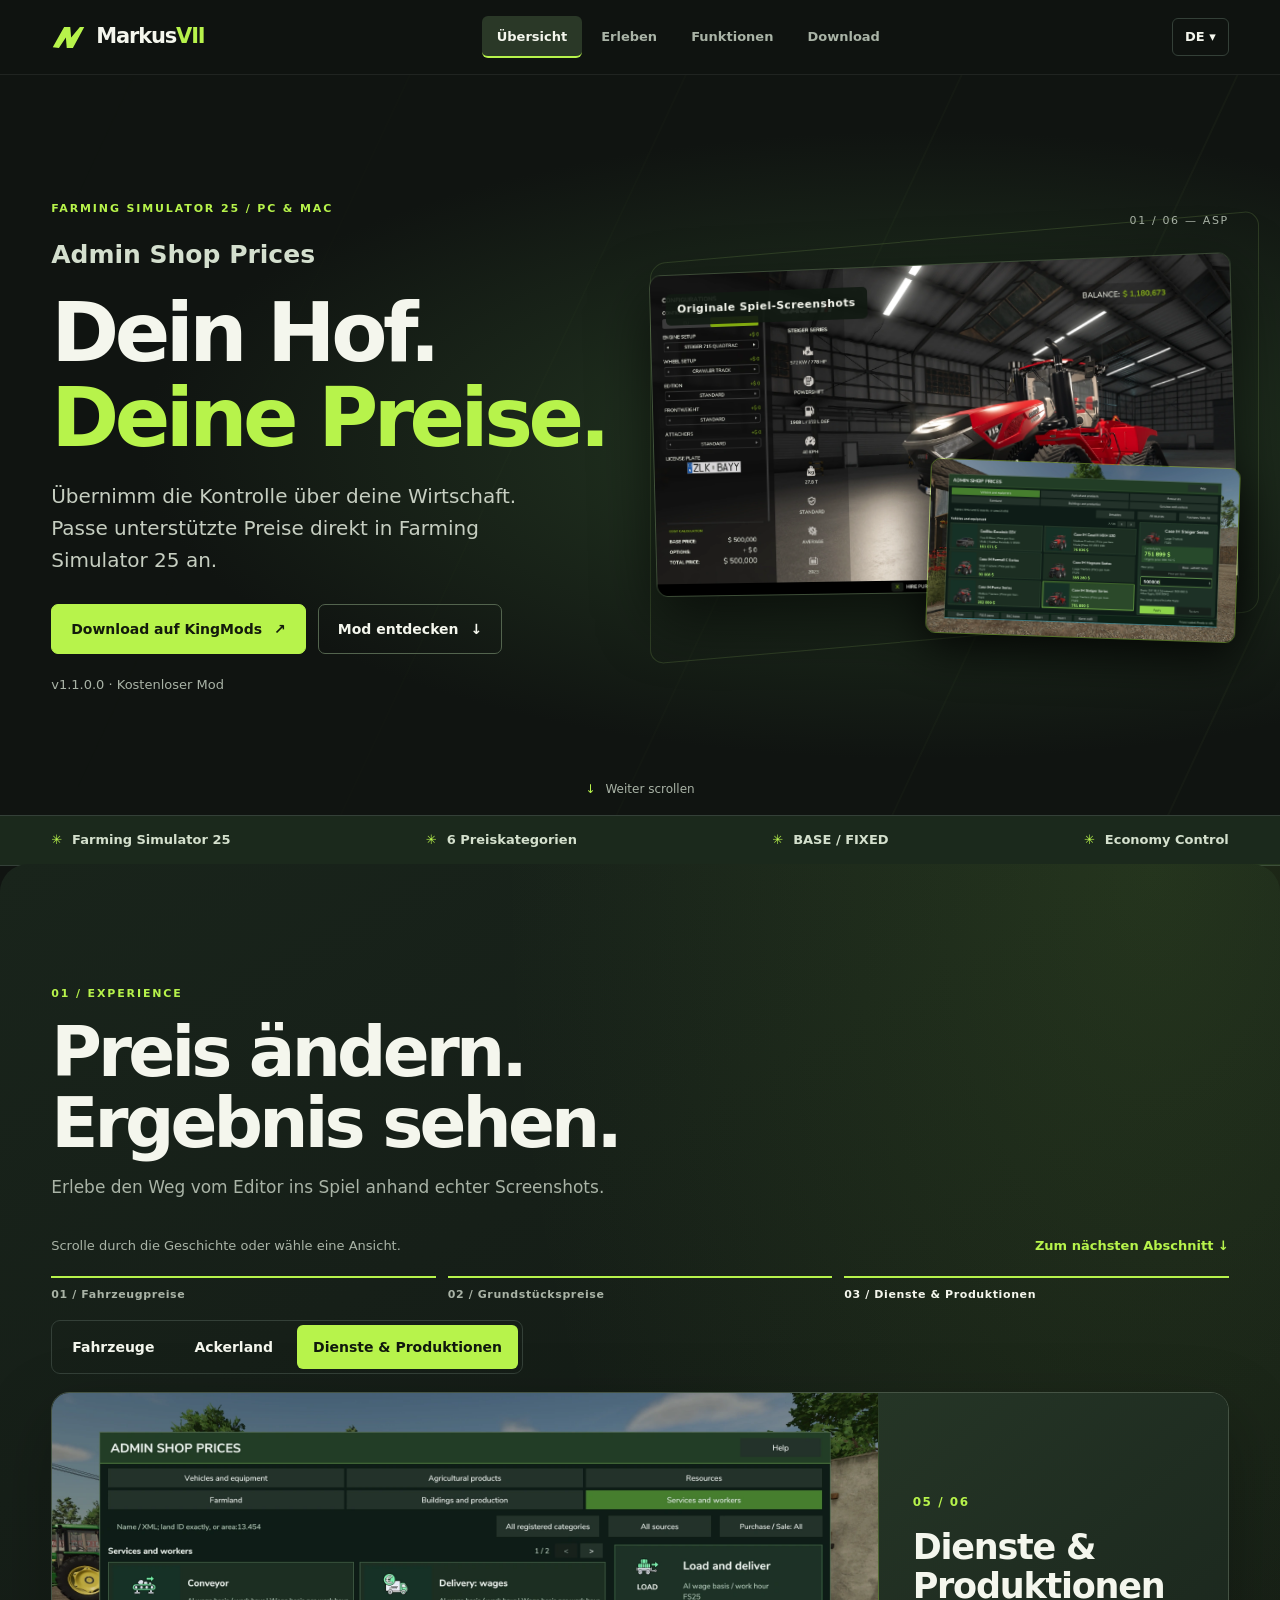
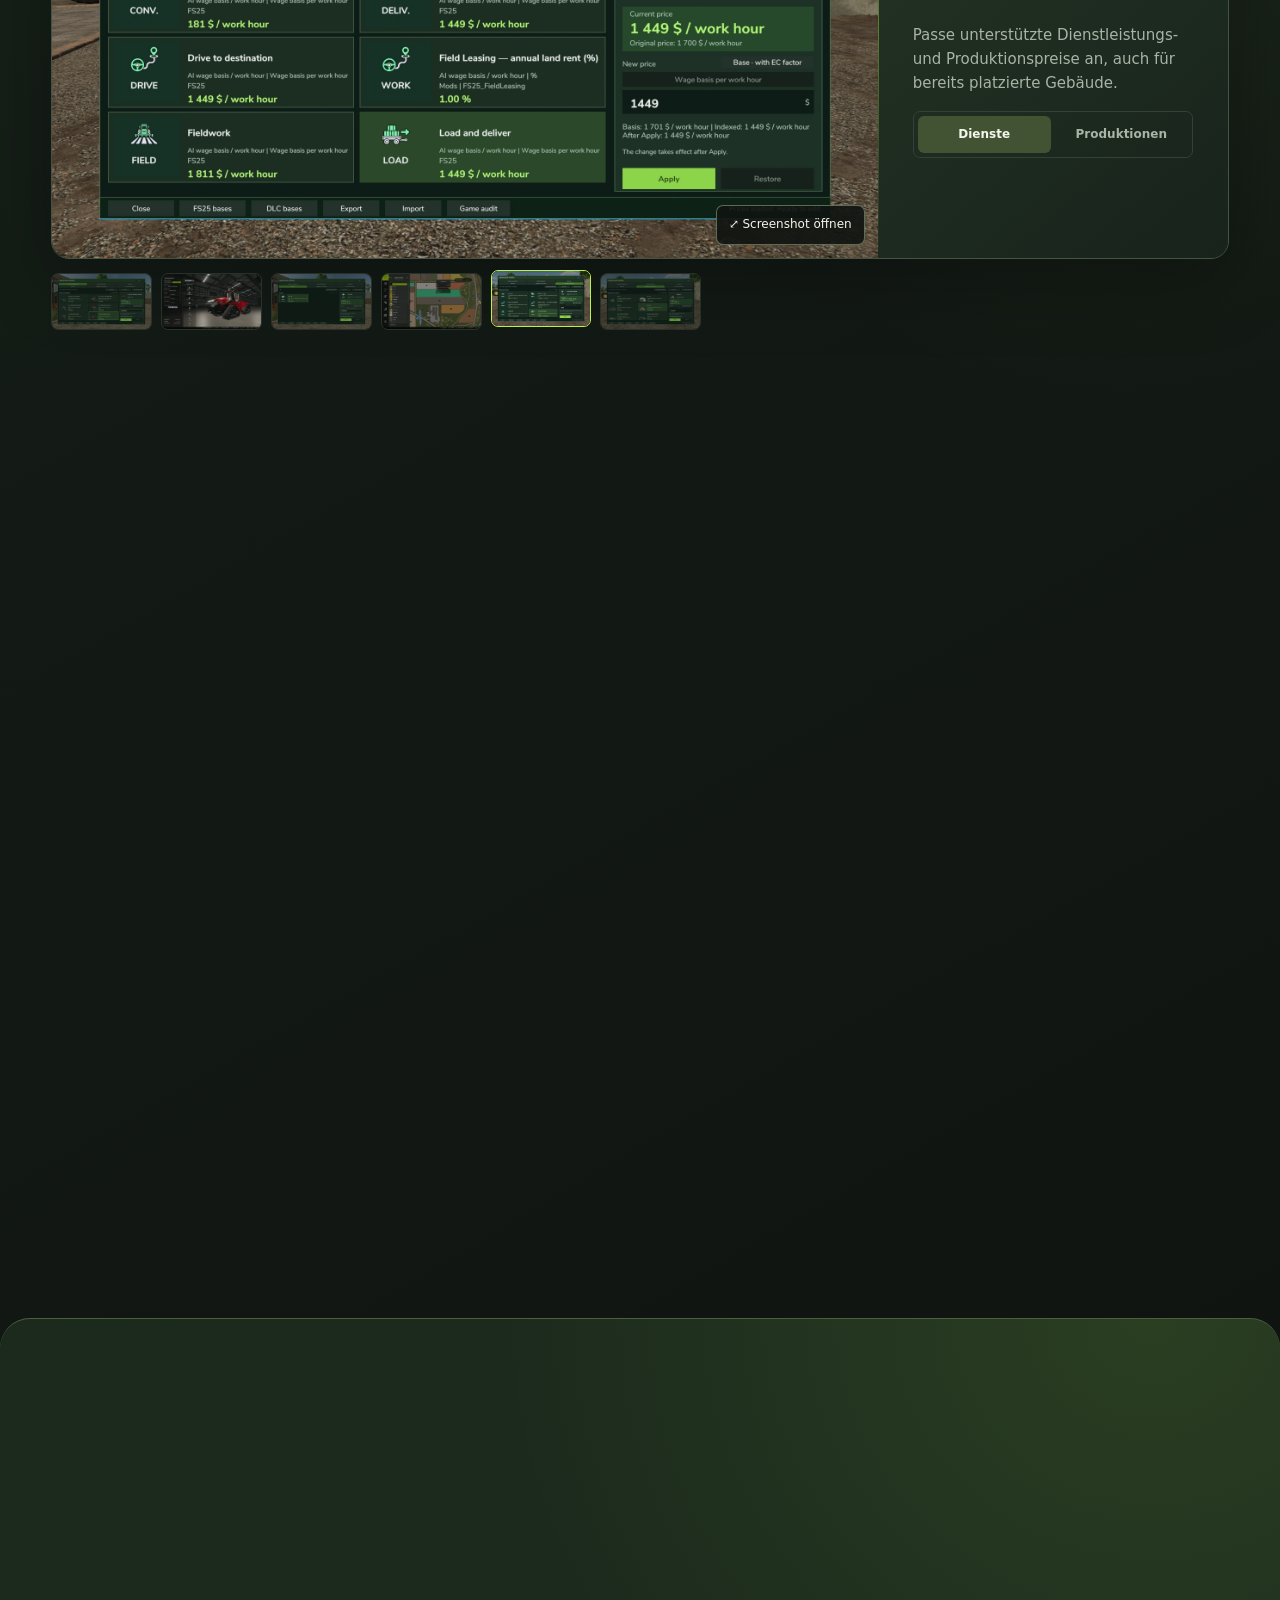
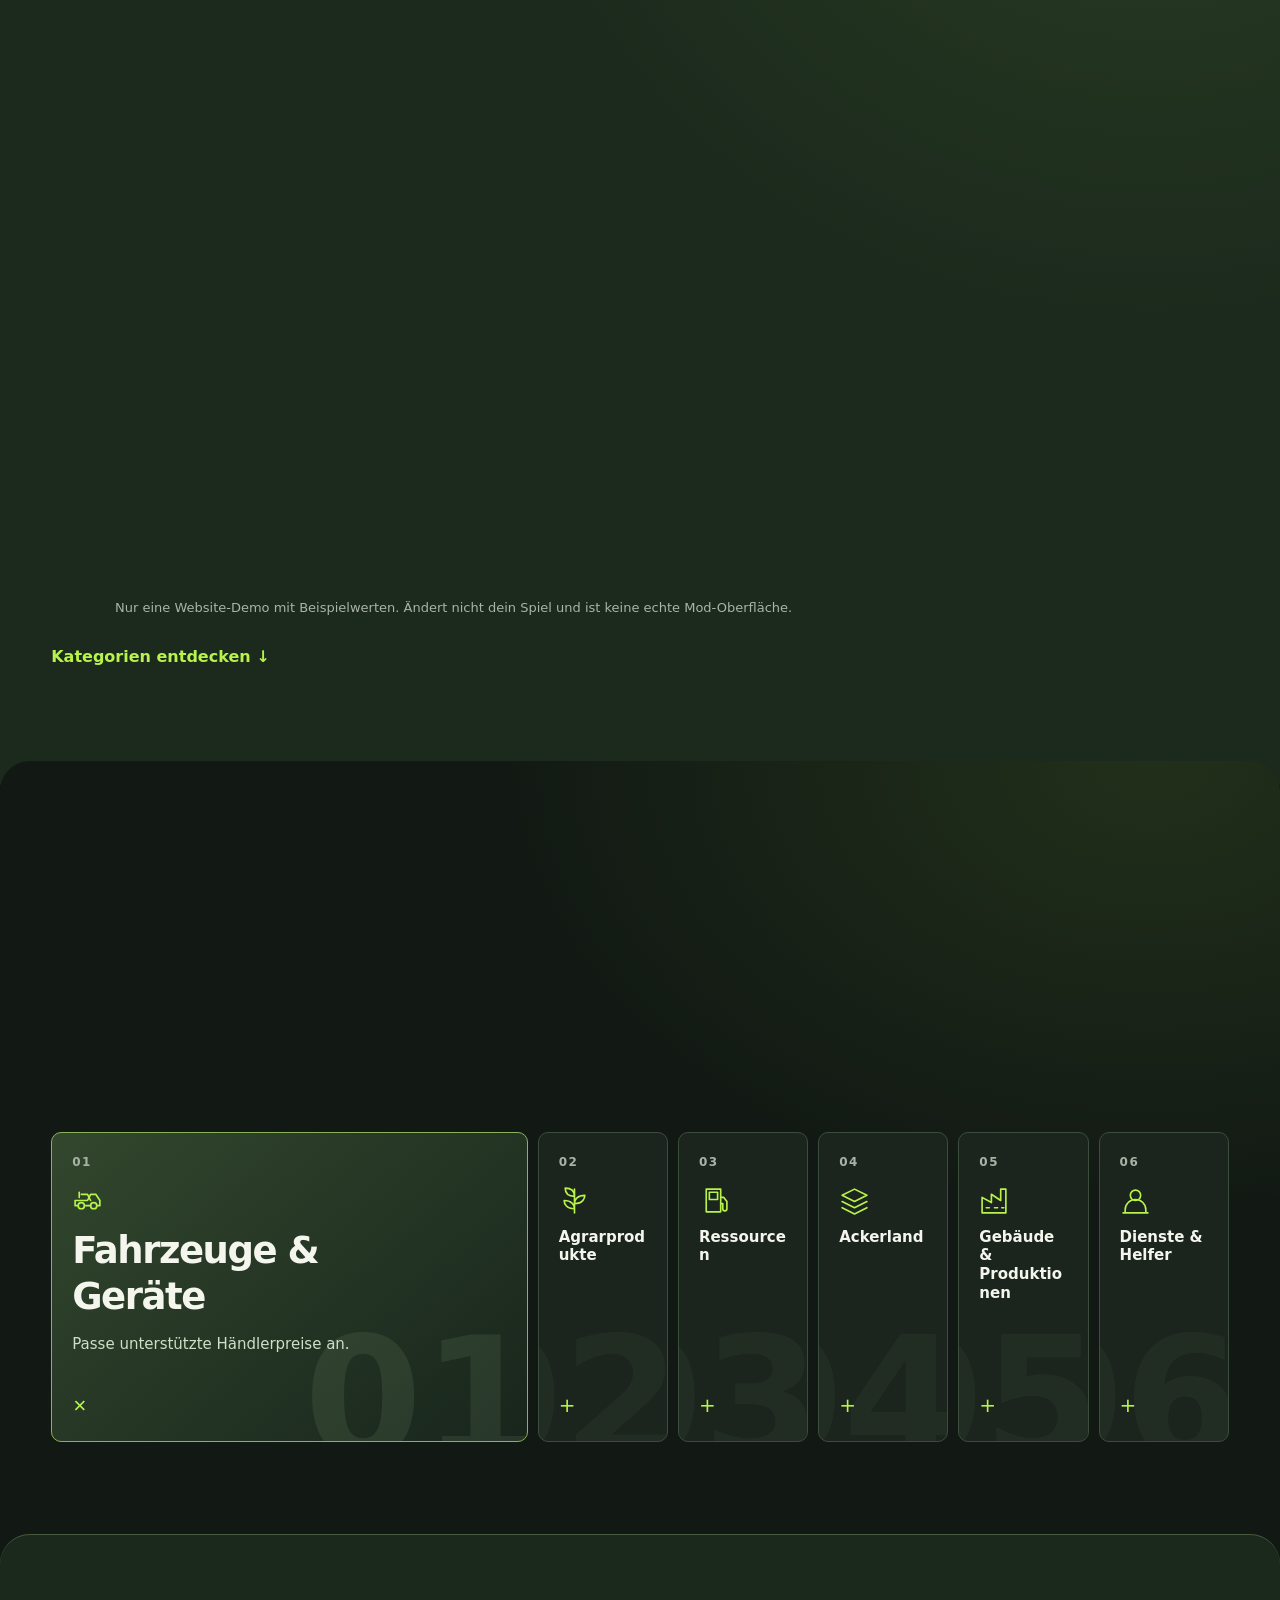
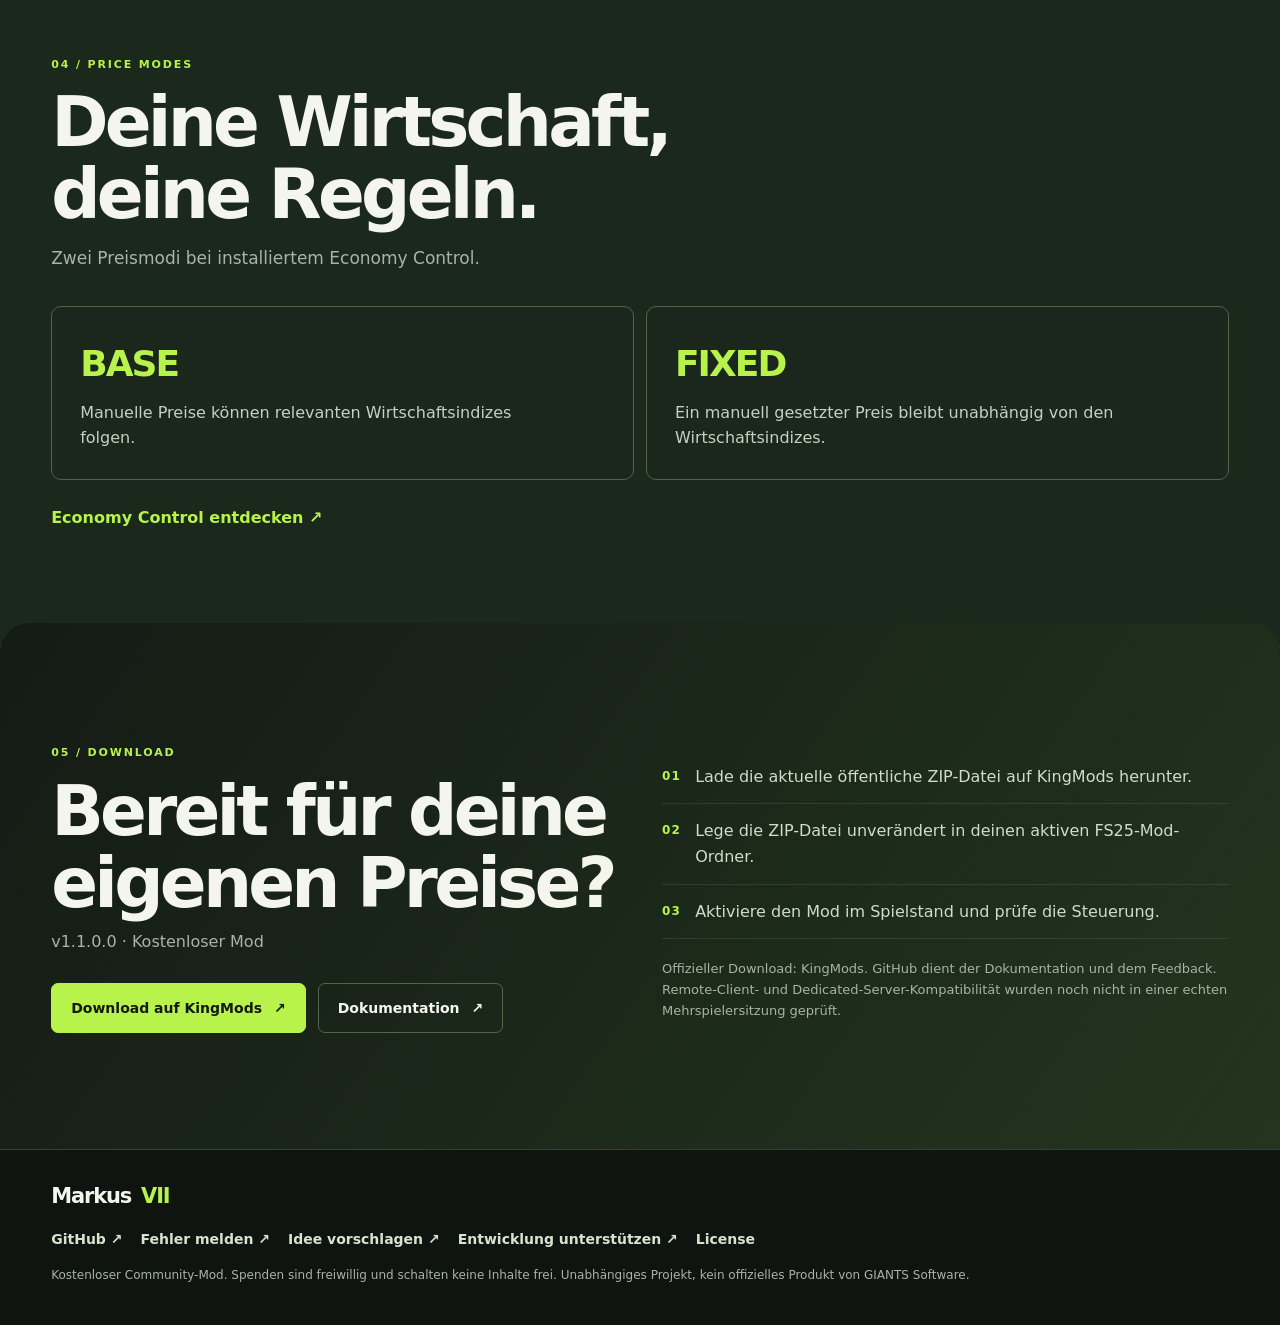
<file: de.html>
<!doctype html><html lang="de"><head><meta charset="utf-8"><meta name="viewport" content="width=device-width,initial-scale=1"><title>Admin Shop Prices | Farming Simulator 25 – MarkusVII</title><meta name="description" content="Admin Shop Prices für Farming Simulator 25: unterstützte Preise für Fahrzeuge, Agrarprodukte, Ressourcen, Land, Produktionen und Dienste anpassen."><meta name="theme-color" content="#101411"><meta name="robots" content="index,follow"><link rel="canonical" href="https://markusvii.github.io/FS25_AdminShopPrices/de.html"><link rel="alternate" hreflang="en" href="https://markusvii.github.io/FS25_AdminShopPrices/"><link rel="alternate" hreflang="uk" href="https://markusvii.github.io/FS25_AdminShopPrices/uk.html"><link rel="alternate" hreflang="de" href="https://markusvii.github.io/FS25_AdminShopPrices/de.html"><link rel="alternate" hreflang="x-default" href="https://markusvii.github.io/FS25_AdminShopPrices/"><meta property="og:title" content="Admin Shop Prices – MarkusVII"><meta property="og:description" content="Admin Shop Prices für Farming Simulator 25: unterstützte Preise für Fahrzeuge, Agrarprodukte, Ressourcen, Land, Produktionen und Dienste anpassen."><meta property="og:type" content="website"><meta property="og:url" content="https://markusvii.github.io/FS25_AdminShopPrices/de.html"><meta property="og:image" content="https://markusvii.github.io/FS25_AdminShopPrices/assets/screenshots/02-vehicle-price-in-shop.webp"><link rel="icon" href="site-icon.svg" type="image/svg+xml"><link rel="stylesheet" href="site.css?v=2"><script defer src="site.js?v=2"></script></head><body><header class="header"><div class="wrap header-in"><a class="brand" href="#overview"><svg viewBox="0 0 40 40" aria-hidden="true"><path fill="#b7f34b" d="M2 31 15 8h7l1 12L33 8h5L25 32h-7l-1-12L9 32z"/></svg><span>Markus<em>VII</em></span></a><nav class="nav" aria-label="Übersicht"><span class="nav-marker" aria-hidden="true"></span><a href="#overview">Übersicht</a><a href="#experience">Erleben</a><a href="#features">Funktionen</a><a href="#download">Download</a></nav><details class="lang"><summary>DE ▾</summary><div class="lang-menu"><a href="https://markusvii.github.io/FS25_AdminShopPrices/" lang="en">English</a><a href="https://markusvii.github.io/FS25_AdminShopPrices/uk.html" lang="uk">Українська</a><a href="https://markusvii.github.io/FS25_AdminShopPrices/de.html" lang="de" aria-current="page">Deutsch</a></div></details></div><div class="progress" aria-hidden="true"></div></header>
<main><section id="overview" class="hero"><div class="wrap hero-in"><div class="hero-text"><span class="kicker">FARMING SIMULATOR 25 / PC & MAC</span><p class="mod-name" aria-hidden="true">Admin Shop Prices</p><h1><span class="sr-only">Admin Shop Prices — </span>Dein Hof.<span>Deine Preise.</span></h1><p class="lead">Übernimm die Kontrolle über deine Wirtschaft. Passe unterstützte Preise direkt in Farming Simulator 25 an.</p><div class="actions"><a class="button primary" href="https://www.kingmods.net/ru/fs25/mods/84435/tseny-magazina-administratora">Download auf KingMods <span class="arrow" aria-hidden="true">↗</span></a><a class="button" href="#experience">Mod entdecken <span class="arrow">↓</span></a></div><p class="version">v1.1.0.0 · Kostenloser Mod</p></div><div class="hero-media"><span class="hero-index">01 / 06 — ASP</span><div class="hero-shot"><img src="assets/screenshots/02-vehicle-price-in-shop.webp" alt="Fahrzeughändler" fetchpriority="high"><span class="shot-label">Originale Spiel-Screenshots</span></div><div class="floating-shot"><img src="assets/screenshots/01-vehicle-price-editor.webp" alt="Fahrzeugpreis-Editor"></div></div></div><a class="scroll-hint" href="#experience"><span>↓</span>Weiter scrollen</a></section><div class="ribbon"><div class="wrap ribbon-in"><span>Farming Simulator 25</span><span>6 Preiskategorien</span><span>BASE / FIXED</span><span>Economy Control</span></div></div>
<section class="section experience" id="experience"><div class="wrap"><div class="heading reveal"><span class="kicker">01 / EXPERIENCE</span><h2>Preis ändern. Ergebnis sehen.</h2><p>Erlebe den Weg vom Editor ins Spiel anhand echter Screenshots.</p></div><div class="story-intro"><span>Scrolle durch die Geschichte oder wähle eine Ansicht.</span><a href="#price-lab">Zum nächsten Abschnitt ↓</a></div><div class="story-track"><div class="story-sticky"><div class="chapter-rail" aria-hidden="true"><span class="chapter current"><i></i>01 / Fahrzeugpreise</span><span class="chapter"><i></i>02 / Grundstückspreise</span><span class="chapter"><i></i>03 / Dienste &amp; Produktionen</span></div><div class="selector"><button class="scene-button" type="button" aria-pressed="true">Fahrzeuge</button><button class="scene-button" type="button" aria-pressed="false">Ackerland</button><button class="scene-button" type="button" aria-pressed="false">Dienste &amp; Produktionen</button></div><div class="showcase"><div class="stage"><img class="stage-image" src="assets/screenshots/01-vehicle-price-editor.webp" alt="Fahrzeugpreis-Editor" loading="lazy"><button type="button" class="stage-open" aria-label="Screenshot öffnen">⤢ Screenshot öffnen</button></div><div class="scene-info"><div class="scene-counter">01 / 06</div><h3 id="scene-title">Fahrzeuge</h3><p id="scene-copy" aria-live="polite">Setze den Basispreis des Case IH Steiger auf $500.000 und sieh ihn beim Händler.</p><div class="view-toggle"><button type="button" class="view-button" aria-pressed="true">Editor</button><button type="button" class="view-button" aria-pressed="false">Ergebnis im Spiel</button></div></div></div><div class="thumbs"><button class="thumb" type="button" aria-pressed="true" aria-label="Fahrzeugpreis-Editor"><img loading="lazy" src="assets/screenshots/01-vehicle-price-editor.webp" alt=""></button><button class="thumb" type="button" aria-pressed="false" aria-label="Fahrzeughändler"><img loading="lazy" src="assets/screenshots/02-vehicle-price-in-shop.webp" alt=""></button><button class="thumb" type="button" aria-pressed="false" aria-label="Grundstückspreis-Editor"><img loading="lazy" src="assets/screenshots/03-farmland-price-editor.webp" alt=""></button><button class="thumb" type="button" aria-pressed="false" aria-label="Grundstückskarte"><img loading="lazy" src="assets/screenshots/04-farmland-price-on-map.webp" alt=""></button><button class="thumb" type="button" aria-pressed="false" aria-label="Dienste und Helfer"><img loading="lazy" src="assets/screenshots/05-services-and-workers.webp" alt=""></button><button class="thumb" type="button" aria-pressed="false" aria-label="Platzierte Produktionen"><img loading="lazy" src="assets/screenshots/06-on-map-production-editor.webp" alt=""></button></div><noscript><div class="nojs-gallery"><a href="assets/screenshots/01-vehicle-price-editor.webp"><img src="assets/screenshots/01-vehicle-price-editor.webp" alt="Fahrzeugpreis-Editor"></a><a href="assets/screenshots/02-vehicle-price-in-shop.webp"><img src="assets/screenshots/02-vehicle-price-in-shop.webp" alt="Fahrzeughändler"></a><a href="assets/screenshots/03-farmland-price-editor.webp"><img src="assets/screenshots/03-farmland-price-editor.webp" alt="Grundstückspreis-Editor"></a><a href="assets/screenshots/04-farmland-price-on-map.webp"><img src="assets/screenshots/04-farmland-price-on-map.webp" alt="Grundstückskarte"></a><a href="assets/screenshots/05-services-and-workers.webp"><img src="assets/screenshots/05-services-and-workers.webp" alt="Dienste und Helfer"></a><a href="assets/screenshots/06-on-map-production-editor.webp"><img src="assets/screenshots/06-on-map-production-editor.webp" alt="Platzierte Produktionen"></a></div></noscript></div></div></div></section>
<section class="section price-lab" id="price-lab"><div class="wrap"><div class="heading reveal"><span class="kicker">02 / INTERACTIVE DEMO</span><h2>Probiere deinen eigenen Preis.</h2><p>Ein interaktives Beispiel für die Preisänderung.</p></div><div class="lab reveal" data-locale="de-DE" data-done="Beispielpreis angewendet" data-initial="Bereit zum Anwenden"><div class="lab-edit"><div class="lab-label">ASP / PRICE EDITOR</div><h3>Case IH Steiger</h3><div class="lab-original"><span>Beispiel-Ausgangspreis</span><strong>500.000 $</strong></div><label for="price-range">Neuen Beispielpreis wählen</label><output class="draft-price" for="price-range">400.000 $</output><input type="range" id="price-range" min="100000" max="600000" step="10000" value="400000"><div class="range-labels"><span>100.000 $</span><span>600.000 $</span></div><div class="actions"><button type="button" class="button primary lab-apply">Preis anwenden <span class="arrow">→</span></button><button type="button" class="button lab-reset">Zurücksetzen</button></div></div><div class="lab-bridge" aria-hidden="true"><span>→</span></div><div class="lab-result"><div class="lab-label">ASP / RESULT</div><div class="lab-caption">Aktualisierter Beispielpreis</div><strong class="result-price">500.000 $</strong><div class="compare-bars" aria-hidden="true"><div><span class="original-bar"></span></div><div><span class="current-bar"></span></div></div><div class="delta-row"><span>Änderung zum Ausgangspreis</span><strong class="delta">0%</strong></div><p class="lab-status" aria-live="polite">Bereit zum Anwenden</p></div></div><p class="lab-note">Nur eine Website-Demo mit Beispielwerten. Ändert nicht dein Spiel und ist keine echte Mod-Oberfläche.</p><a class="mode-link" href="#features">Kategorien entdecken ↓</a><noscript><style>.lab{display:none}</style></noscript></div></section>
<section class="section features" id="features"><div class="wrap"><div class="heading reveal"><span class="kicker">03 / CONTROL</span><h2>Ein Editor. Sechs Kategorien.</h2><p>Wähle eine Kategorie, um die Möglichkeiten zu entdecken.</p></div><div class="feature-track reveal"><article class="feature active" data-index="01"><button type="button" aria-expanded="true"><span class="f-number">01</span><svg viewBox="0 0 30 30" aria-hidden="true"><path d="M3 15h12l3-6h5l4 6v5h-3M3 15v5h3m7 0h5M9 9h6l3 6M7 7v5"/><circle cx="9" cy="20" r="3"/><circle cx="21" cy="20" r="3"/></svg><h3>Fahrzeuge &amp; Geräte</h3><span class="f-copy">Passe unterstützte Händlerpreise an.</span><span class="f-plus" aria-hidden="true">+</span></button></article><article class="feature" data-index="02"><button type="button" aria-expanded="false"><span class="f-number">02</span><svg viewBox="0 0 30 30" aria-hidden="true"><path d="M15 27V4m0 7C7 11 6 6 6 3c7 0 9 4 9 8Zm0 7c8 0 10-5 10-8-7 0-10 4-10 8Zm0 5C7 23 5 18 5 15c7 0 10 4 10 8Z"/></svg><h3>Agrarprodukte</h3><span class="f-copy">Verwalte unterstützte Kauf- und Verkaufspreise unabhängig.</span><span class="f-plus" aria-hidden="true">+</span></button></article><article class="feature" data-index="03"><button type="button" aria-expanded="false"><span class="f-number">03</span><svg viewBox="0 0 30 30" aria-hidden="true"><path d="M7 4h14v22H7zM10 7h8v7h-8zM21 12h3l3 4v7a2 2 0 0 1-4 0v-5h-2"/></svg><h3>Ressourcen</h3><span class="f-copy">Passe unterstützte Kraftstoff-, Material- und Nachfüllpreise an.</span><span class="f-plus" aria-hidden="true">+</span></button></article><article class="feature" data-index="04"><button type="button" aria-expanded="false"><span class="f-number">04</span><svg viewBox="0 0 30 30" aria-hidden="true"><path d="M3 10l12-6 12 6-12 6zM3 16l12 6 12-6M3 22l12 6 12-6"/></svg><h3>Ackerland</h3><span class="f-copy">Lege unterstützte Grundstückspreise fest.</span><span class="f-plus" aria-hidden="true">+</span></button></article><article class="feature" data-index="05"><button type="button" aria-expanded="false"><span class="f-number">05</span><svg viewBox="0 0 30 30" aria-hidden="true"><path d="M3 27V12l9 5V9l9 6V4h5v23zM7 22h3m5 0h3m4 0h2"/></svg><h3>Gebäude &amp; Produktionen</h3><span class="f-copy">Bearbeite unterstützte Preise, auch für bereits platzierte Produktionen.</span><span class="f-plus" aria-hidden="true">+</span></button></article><article class="feature" data-index="06"><button type="button" aria-expanded="false"><span class="f-number">06</span><svg viewBox="0 0 30 30" aria-hidden="true"><circle cx="15" cy="10" r="5"/><path d="M5 27v-3a10 10 0 0 1 20 0v3M3 27h24"/></svg><h3>Dienste &amp; Helfer</h3><span class="f-copy">Verwalte unterstützte Arbeits-, Liefer- und Dienstleistungskosten.</span><span class="f-plus" aria-hidden="true">+</span></button></article></div><noscript><style>.feature .f-copy{opacity:1;transform:none;max-height:none}.feature-track{display:grid;grid-template-columns:repeat(auto-fit,minmax(200px,1fr))}</style></noscript></div></section>
<section class="section mode-section"><div class="wrap"><div class="heading reveal"><span class="kicker">04 / PRICE MODES</span><h2>Deine Wirtschaft, deine Regeln.</h2><p>Zwei Preismodi bei installiertem Economy Control.</p></div><div class="modes reveal"><article class="mode"><h3>BASE</h3><p>Manuelle Preise können relevanten Wirtschaftsindizes folgen.</p></article><article class="mode"><h3>FIXED</h3><p>Ein manuell gesetzter Preis bleibt unabhängig von den Wirtschaftsindizes.</p></article></div><a class="mode-link" href="https://markusvii.github.io/FS25_EconomyControl/de.html">Economy Control entdecken ↗</a></div></section>
<section class="section download" id="download"><div class="wrap download-grid"><div class="reveal"><span class="kicker">05 / DOWNLOAD</span><h2>Bereit für deine eigenen Preise?</h2><p class="muted">v1.1.0.0 · Kostenloser Mod</p><div class="actions"><a class="button primary" href="https://www.kingmods.net/ru/fs25/mods/84435/tseny-magazina-administratora">Download auf KingMods <span class="arrow" aria-hidden="true">↗</span></a><a class="button" href="https://github.com/MarkusVII/FS25_AdminShopPrices/blob/main/README.md">Dokumentation <span class="arrow" aria-hidden="true">↗</span></a></div></div><div class="reveal"><ol class="steps"><li>Lade die aktuelle öffentliche ZIP-Datei auf KingMods herunter.</li><li>Lege die ZIP-Datei unverändert in deinen aktiven FS25-Mod-Ordner.</li><li>Aktiviere den Mod im Spielstand und prüfe die Steuerung.</li></ol><p class="notice">Offizieller Download: KingMods. GitHub dient der Dokumentation und dem Feedback. Remote-Client- und Dedicated-Server-Kompatibilität wurden noch nicht in einer echten Mehrspielersitzung geprüft.</p></div></div></section></main>
<footer class="footer"><div class="wrap"><a class="brand" href="#overview">Markus<em>VII</em></a><div class="footer-links"><a href="https://github.com/MarkusVII/FS25_AdminShopPrices">GitHub ↗</a><a href="https://github.com/MarkusVII/FS25_AdminShopPrices/issues/new?template=bug_report.yml">Fehler melden ↗</a><a href="https://github.com/MarkusVII/FS25_AdminShopPrices/issues/new?template=feature_request.yml">Idee vorschlagen ↗</a><a href="https://donatello.to/MarkusVII">Entwicklung unterstützen ↗</a><a href="https://github.com/MarkusVII/FS25_AdminShopPrices/blob/main/LICENSE.md">License</a></div><p>Kostenloser Community-Mod. Spenden sind freiwillig und schalten keine Inhalte frei. Unabhängiges Projekt, kein offizielles Produkt von GIANTS Software.</p></div></footer>
<dialog class="lightbox"><div class="lightbox-top"><strong class="lightbox-title">Fahrzeugpreis-Editor</strong><button type="button" class="lightbox-close">Schließen ×</button></div><img alt=""><div class="lightbox-controls"><button type="button" class="prev" aria-label="Previous">←</button><button type="button" class="next" aria-label="Next">→</button></div></dialog><script type="application/json" id="scene-data">{"paths":["assets/screenshots/01-vehicle-price-editor.webp","assets/screenshots/02-vehicle-price-in-shop.webp","assets/screenshots/03-farmland-price-editor.webp","assets/screenshots/04-farmland-price-on-map.webp","assets/screenshots/05-services-and-workers.webp","assets/screenshots/06-on-map-production-editor.webp"],"captions":["Fahrzeugpreis-Editor","Fahrzeughändler","Grundstückspreis-Editor","Grundstückskarte","Dienste und Helfer","Platzierte Produktionen"],"scenes":["Fahrzeuge","Ackerland","Dienste & Produktionen"],"sceneCopy":["Setze den Basispreis des Case IH Steiger auf $500.000 und sieh ihn beim Händler.","Setze den Preis von Grundstück 48 auf $100.000 und sieh den Wert auf der Karte.","Passe unterstützte Dienstleistungs- und Produktionspreise an, auch für bereits platzierte Gebäude."],"view":["Editor","Ergebnis im Spiel"],"viewLast":["Dienste","Produktionen"]}</script></body></html>
</file>
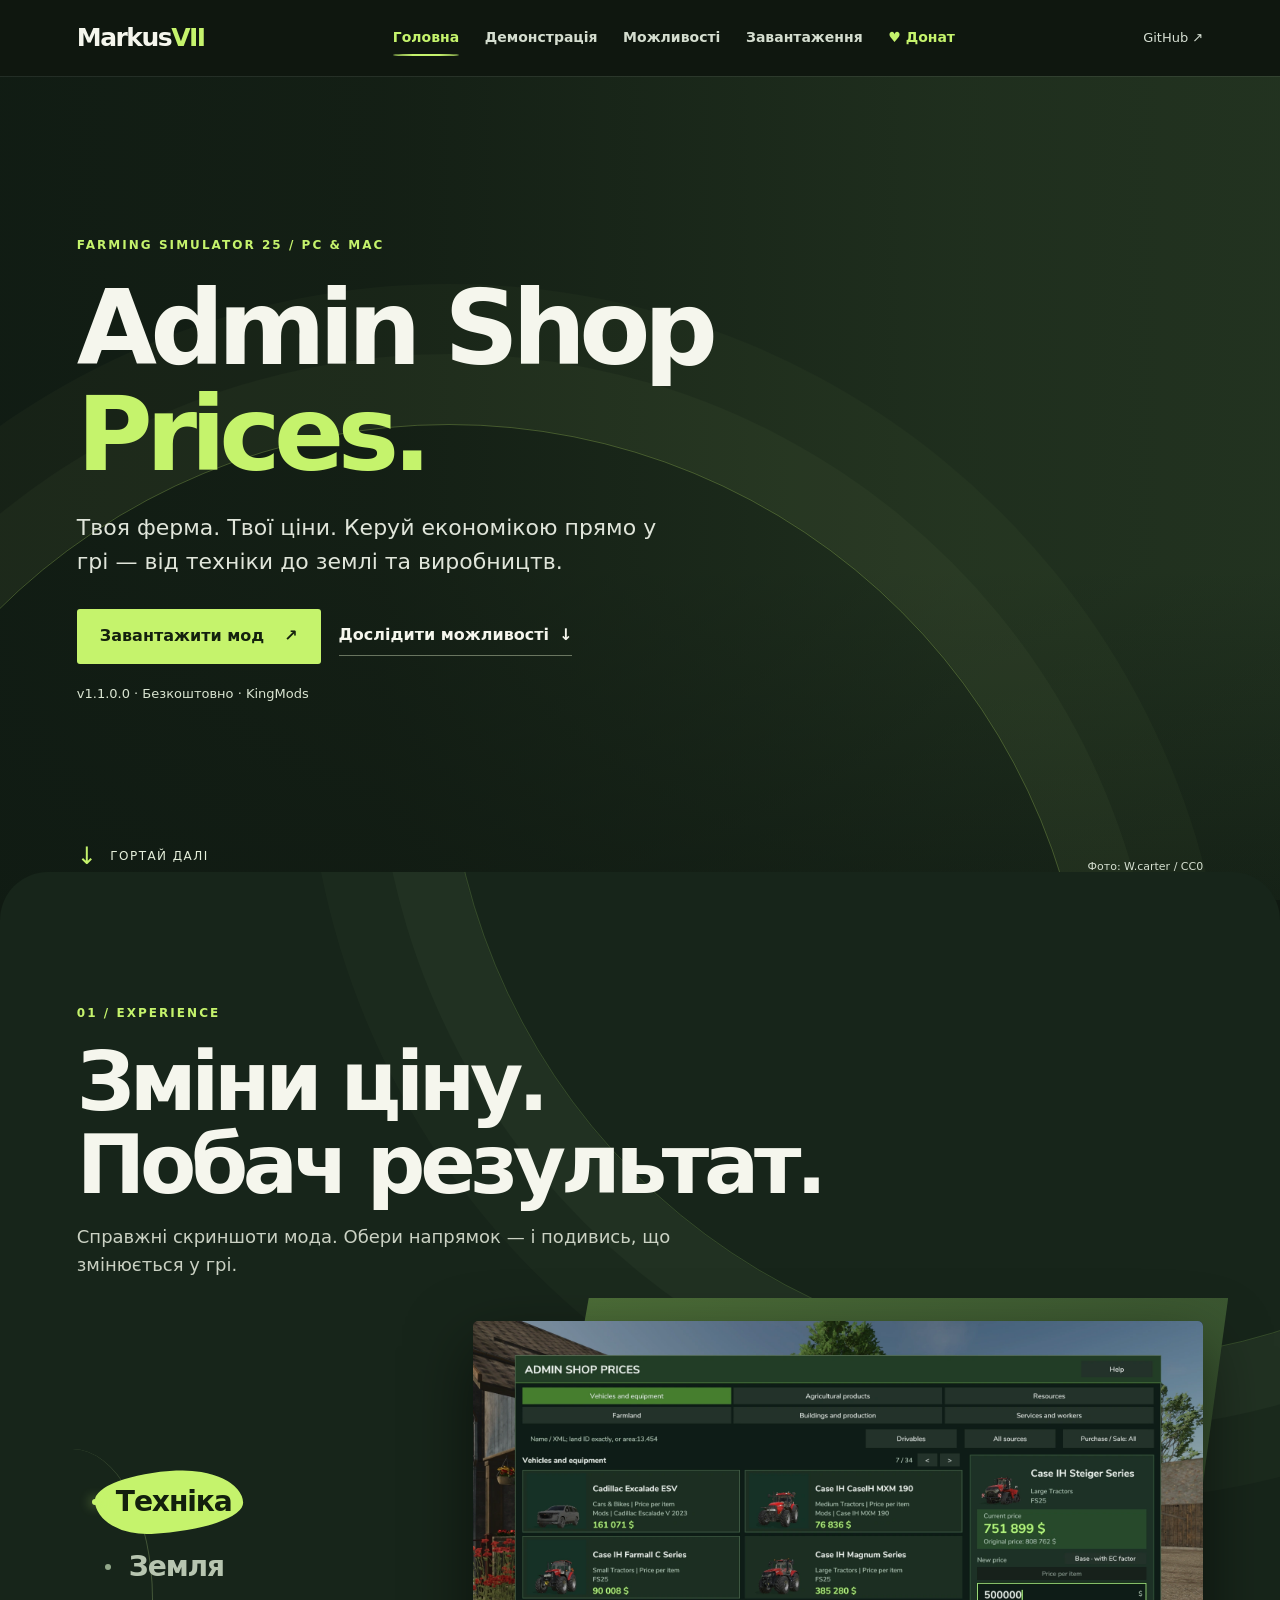
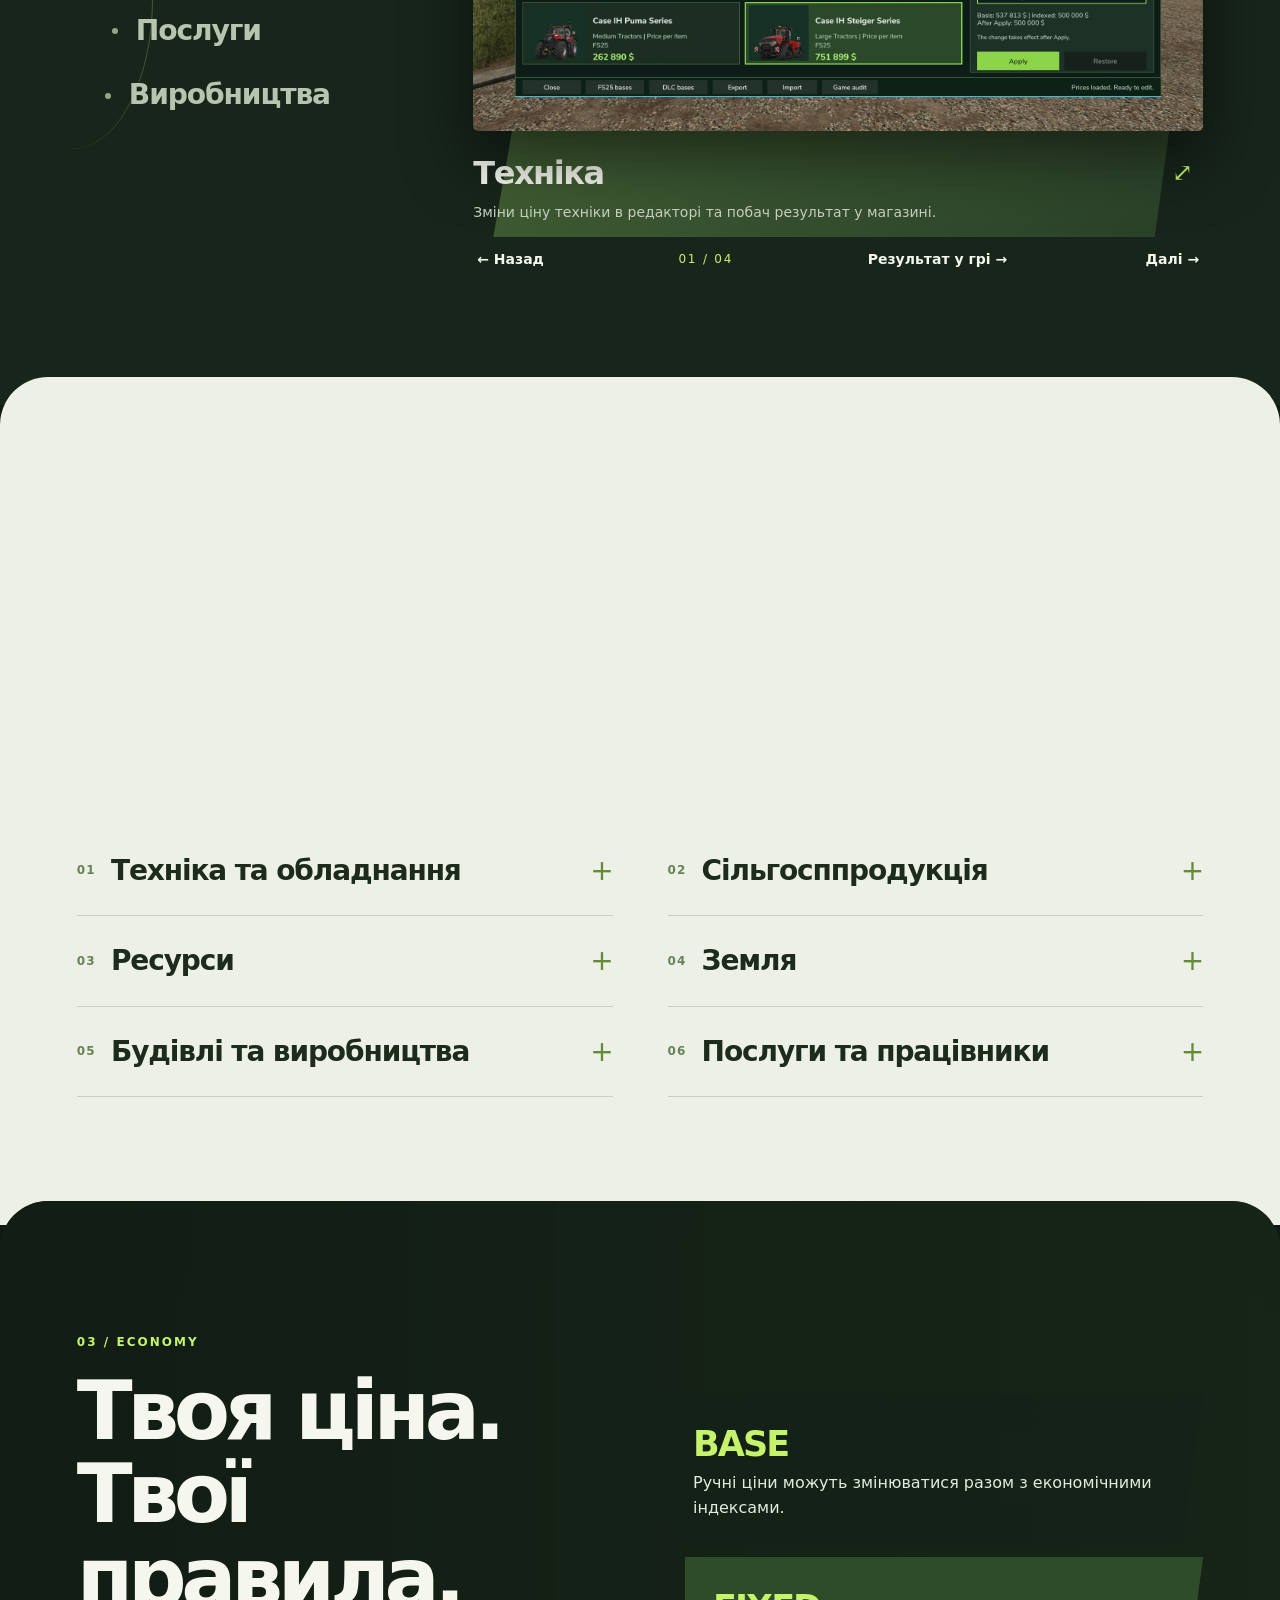
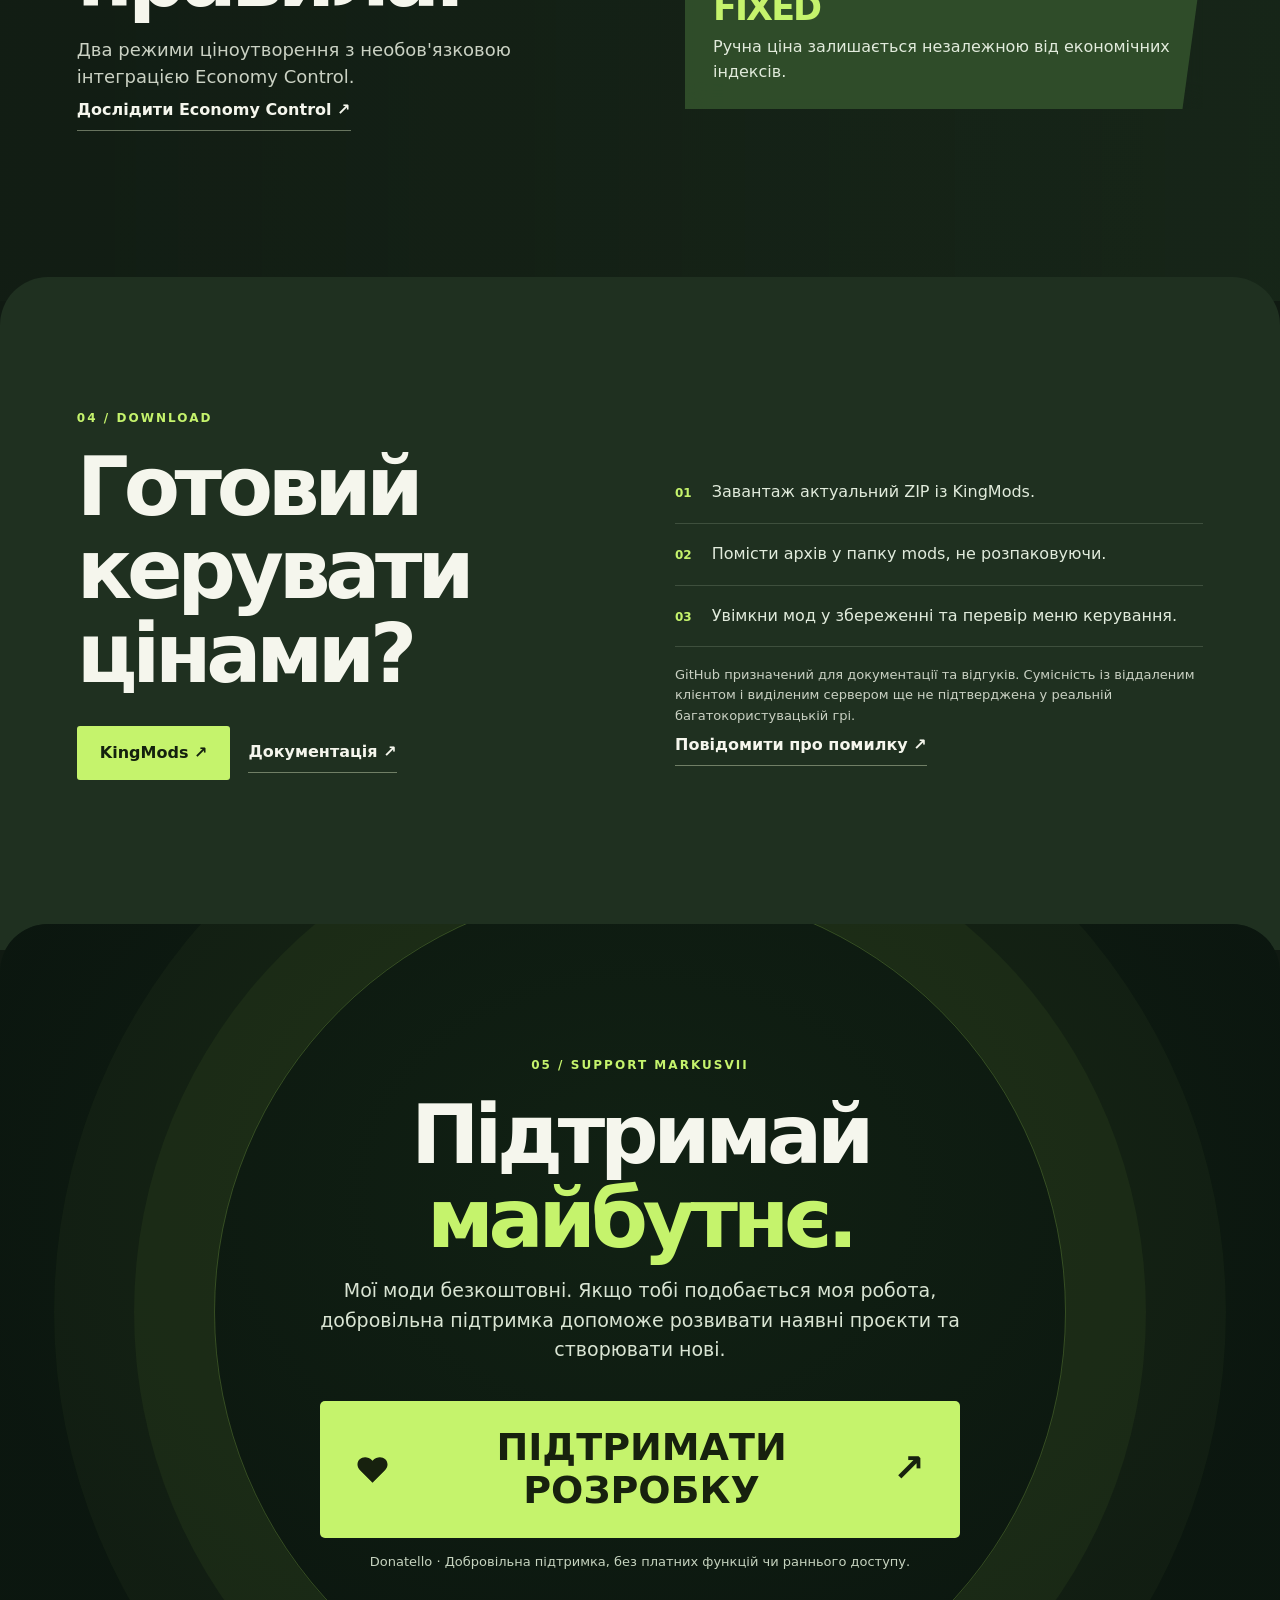
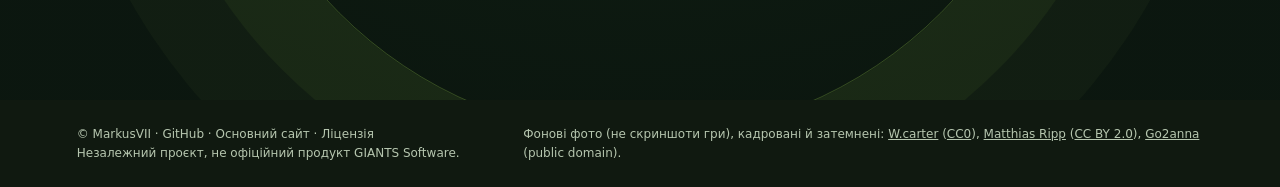
<file: field.html>
<!doctype html><html lang="uk"><head><meta charset="utf-8"><meta name="viewport" content="width=device-width,initial-scale=1"><meta name="robots" content="noindex,follow"><meta name="theme-color" content="#101a12"><title>Admin Shop Prices — Field concept | MarkusVII</title><link rel="icon" href="site-icon.svg"><style>:root{color-scheme:dark;--lime:#c5f36c;--ink:#f5f6ed;--muted:#cad1c3;--deep:#101a12;--ease:cubic-bezier(.22,1,.36,1)}*{box-sizing:border-box}html{scroll-behavior:smooth;scroll-padding-top:85px}body{margin:0;background:var(--deep);color:var(--ink);font:16px/1.55 system-ui,-apple-system,"Segoe UI",sans-serif}a{color:inherit;text-decoration:none}button{color:inherit;font:inherit;cursor:pointer}a:focus-visible,button:focus-visible{outline:2px solid var(--lime);outline-offset:5px}h1,h2,h3,p{margin:0}h1,h2{letter-spacing:-.065em;line-height:1.02;font-weight:790}h1{font-size:clamp(55px,8.1vw,124px)}h2{font-size:clamp(42px,6.4vw,91px)}img{display:block;width:100%;height:auto}button{border:0}.wrap{max-width:1440px;margin:auto;padding:0 clamp(22px,6vw,96px)}.header{position:sticky;top:0;z-index:30;background:#101810ed;backdrop-filter:blur(16px);box-shadow:0 1px 0 #ffffff14}.header-inner{min-height:76px;display:flex;align-items:center;gap:30px;justify-content:space-between}.brand{font-weight:850;font-size:25px;letter-spacing:-.06em;white-space:nowrap}.brand em{color:var(--lime);font-style:normal}.nav{display:flex;align-items:center;gap:clamp(14px,2vw,34px);position:relative;isolation:isolate}.nav a{font-size:14px;font-weight:650;white-space:nowrap;padding:12px 0;color:#d4ddcf;position:relative;transition:color .3s}.nav a:hover,.nav a[aria-current]{color:var(--lime)}.nav-ink{position:absolute;left:0;bottom:5px;height:2px;background:var(--lime);border-radius:50%;width:0;transition:transform .65s var(--ease),width .65s var(--ease);pointer-events:none}.nav a:last-child{font-weight:850;color:var(--lime)}.github{font-size:13px;color:#d6dfd3;white-space:nowrap}.kicker{color:var(--lime);font-size:12px;font-weight:800;letter-spacing:.17em;text-transform:uppercase}.lead{max-width:580px;font-size:clamp(17px,2vw,22px);color:#e0e5da}.actions{display:flex;gap:18px;flex-wrap:wrap;margin-top:30px;align-items:center}.cta{display:inline-flex;gap:20px;align-items:center;justify-content:center;padding:15px 23px;border:0;border-radius:3px;min-height:52px;font-weight:800;background:var(--lime);color:#14210e;position:relative;isolation:isolate;overflow:hidden;transition:transform .4s var(--ease),box-shadow .4s}.cta:before{content:"";position:absolute;inset:0;z-index:-1;background:#efffc7;transform:translateX(-105%) skewX(-14deg);transition:transform .55s var(--ease)}.cta:hover:before{transform:none}.cta:hover{transform:translateY(-3px);box-shadow:0 10px 40px #b5ec4e22}.text-link{font-weight:700;color:var(--ink);display:inline-flex;gap:10px;align-items:center;border-bottom:1px solid #e8f6cf66;padding:7px 0;transition:color .3s,border-color .3s}.text-link:hover{color:var(--lime);border-color:var(--lime)}.hero{position:relative;isolation:isolate;min-height:680px;min-height:max(610px,calc(100svh - 76px));display:flex;align-items:center;overflow:hidden;background:#263823}.photo{position:absolute;inset:0;z-index:-3;background-size:cover;background-position:center;transform:scale(1.04);transition:transform 1.2s var(--ease)}.hero .photo{background-image:url('https://upload.wikimedia.org/wikipedia/commons/thumb/f/f8/Silage_windrows_and_tractor_2.jpg/1280px-Silage_windrows_and_tractor_2.jpg'),url('https://upload.wikimedia.org/wikipedia/commons/0/05/Grain-field.jpg');background-position:center}.hero:before{content:"";position:absolute;inset:0;background:linear-gradient(90deg,#101b13f5 0%,#101a12d4 30%,#101a1250 75%,#101a1230),linear-gradient(0deg,#142016d9 0%,transparent 40%);z-index:-2}.hero:after{content:"";position:absolute;left:-15vw;bottom:-63vw;width:100vw;height:100vw;border-radius:50%;border:1px solid #c5f36c44;box-shadow:0 0 0 70px #d4f69508,0 0 0 140px #d4f69507;z-index:-1}.hero-in{width:100%;padding-top:80px;padding-bottom:120px}.hero h1{margin:19px 0 23px;max-width:930px}.hero h1 span{display:block;color:var(--lime)}.hero .version{font-size:13px;color:#d9e4d1;margin-top:20px}.hero .hero-foot{position:absolute;bottom:25px;left:0;right:0}.hero-foot-in{display:flex;justify-content:space-between;gap:15px;align-items:end}.scroll-hint{font-size:12px;letter-spacing:.12em;color:#e5efdb;display:inline-flex;gap:12px;align-items:center}.scroll-hint span{font-size:24px;color:var(--lime);animation:nudge 2s infinite}.photo-credit{font-size:11px;color:#d5dfd0;text-decoration:underline;text-underline-offset:3px}.section{position:relative;isolation:isolate;padding:clamp(65px,10vw,140px) 0}.section .heading{max-width:880px;margin-bottom:42px}.heading h2{margin:15px 0 16px}.heading p{font-size:18px;color:var(--muted);max-width:640px}.experience{background:#17251a;overflow:hidden;border-radius:48px 48px 0 0;margin-top:-28px;z-index:2}.experience:before{content:"";position:absolute;right:-35%;top:-70%;width:100%;aspect-ratio:1;border:1px solid #b5ed6e30;border-radius:50%;box-shadow:0 0 0 70px #d2f4ad08,0 0 0 140px #d2f4ad06;z-index:-1}.scene-layout{display:grid;grid-template-columns:minmax(220px,.65fr) minmax(0,1.35fr);gap:45px;align-items:center}.arc-nav{position:relative;isolation:isolate;display:flex;flex-direction:column;align-items:flex-start;gap:2px;padding:0 0 0 24px;min-height:300px;justify-content:center}.arc-nav:before{content:"";position:absolute;left:-85px;top:0;bottom:0;width:160px;border-right:1px solid #9fbc7755;border-radius:50%;z-index:-1}.arc-tab{position:relative;z-index:2;background:none;text-align:left;font-size:clamp(18px,2.2vw,30px);letter-spacing:-.04em;font-weight:750;padding:15px 10px;color:#b7c5b0;transition:transform .55s var(--ease),color .4s;line-height:1.15;max-width:100%}.arc-tab:nth-of-type(1),.arc-tab:nth-of-type(5){margin-left:0}.arc-tab:nth-of-type(2),.arc-tab:nth-of-type(4){margin-left:18px}.arc-tab:nth-of-type(3){margin-left:25px}.arc-tab:before{content:"";position:absolute;left:-14px;top:50%;width:6px;height:6px;background:#91a789;border-radius:50%;transform:translateY(-50%);transition:background .3s,box-shadow .3s}.arc-tab[aria-pressed=true]{color:#13200d;transform:translateX(5px)}.arc-tab[aria-pressed=true]:before{background:var(--lime);box-shadow:0 0 12px var(--lime)}.arc-tab:not([aria-pressed=true]):hover{color:var(--lime);transform:translateX(5px)}.shape{position:absolute;z-index:0;left:0;top:0;width:1px;height:1px;background:var(--lime);border-radius:56% 44% 63% 37% / 42% 57% 43% 58%;transition:transform .8s var(--ease),width .7s var(--ease),height .7s var(--ease);transform-origin:center;pointer-events:none}.scene-visual{min-width:0;position:relative;isolation:isolate}.scene-visual:before{content:"";position:absolute;inset:-23px -25px 40px 20px;z-index:-1;background:linear-gradient(140deg,#4f7139,#293f29);clip-path:polygon(13% 0,100% 0,90% 100%,0 100%);transition:transform .8s var(--ease)}.scene-visual:hover:before{transform:translate(8px,-5px)}.image-stack{position:relative;aspect-ratio:16/9;overflow:hidden;background:#0d170e;box-shadow:0 25px 65px #0008;border-radius:5px}.scene-img{position:absolute;inset:0;width:100%;height:100%;object-fit:contain}.scene-img.enter{z-index:3;animation:arc-reveal .85s var(--ease) both}.scene-img.exit{z-index:2;animation:recede .85s var(--ease) both}.scene-meta{display:flex;justify-content:space-between;gap:15px;align-items:flex-start;margin-top:18px}.scene-meta h3{font-size:clamp(19px,2.5vw,32px);letter-spacing:-.045em}.scene-meta p{font-size:14px;color:var(--muted);max-width:540px;margin-top:3px}.scene-meta.change{animation:lift .6s var(--ease)}.scene-open{background:transparent;color:var(--lime);font-size:25px;padding:5px 10px}.scene-open:hover{transform:scale(1.15)}.switches{display:flex;justify-content:space-between;align-items:center;margin-top:18px;gap:10px}.switches button{background:none;color:var(--ink);font-size:14px;font-weight:750;padding:7px 4px;transition:color .25s}.switches button:hover{color:var(--lime)}.switches .number{color:var(--lime);font-size:12px;letter-spacing:.15em}.features{background:#edf0e7;color:#1c2b1b;z-index:3;border-radius:48px 48px 0 0;margin-top:-28px}.features .kicker{color:#4c7328}.features .heading p{color:#4c5f49}.feature-list{display:grid;grid-template-columns:1fr 1fr;gap:0 55px}.feature{border-bottom:1px solid #c6d1be}.feature summary{display:flex;gap:15px;align-items:center;list-style:none;cursor:pointer;padding:23px 0;font-weight:760;font-size:clamp(18px,2.3vw,28px);letter-spacing:-.04em;transition:color .3s}.feature summary::-webkit-details-marker{display:none}.feature summary:hover{color:#548129}.feature summary span:first-child{font-size:12px;color:#688455;letter-spacing:.1em}.feature summary .plus{margin-left:auto;font-size:28px;color:#668b38;font-weight:400;transition:transform .4s var(--ease)}.feature[open] .plus{transform:rotate(45deg)}.feature p{color:#4b5d46;padding:0 0 20px 28px;max-width:510px}.feature[open] p{animation:lift .45s var(--ease)}.modes{background:#17251a;overflow:hidden;margin-top:-24px;border-radius:48px 48px 0 0;z-index:4}.modes .photo{background-image:url('https://upload.wikimedia.org/wikipedia/commons/thumb/0/03/Tractor_in_a_field.jpg/1280px-Tractor_in_a_field.jpg'),url('https://upload.wikimedia.org/wikipedia/commons/thumb/f/f8/Silage_windrows_and_tractor_2.jpg/1280px-Silage_windrows_and_tractor_2.jpg');background-position:center 55%}.modes:before{content:"";position:absolute;inset:0;background:linear-gradient(90deg,#111c13ed,#162517b0),linear-gradient(0deg,#18261a,transparent);z-index:-2}.mode-layout{display:grid;grid-template-columns:1fr 1fr;gap:50px;align-items:center}.mode-pair{display:flex;gap:12px;flex-direction:column}.mode{padding:24px 28px;background:#152218bf;clip-path:polygon(0 0,100% 0,96% 100%,0 100%);backdrop-filter:blur(14px);transition:transform .5s var(--ease)}.mode:nth-child(2){margin-left:20px;background:#34542dd9}.mode:hover{transform:translateX(-12px)}.mode strong{color:var(--lime);font-size:35px;letter-spacing:-.055em;display:block}.mode p{color:#e2ebdc}.download{background:#1f3020;margin-top:-24px;border-radius:48px 48px 0 0;z-index:5}.download-grid{display:grid;grid-template-columns:1fr 1fr;gap:70px;align-items:center}.steps{list-style:none;counter-reset:step;padding:0;margin:0}.steps li{counter-increment:step;display:flex;gap:20px;border-bottom:1px solid #dcebd02a;padding:18px 0;color:#e1ebdc}.steps li:before{content:"0" counter(step);color:var(--lime);font-size:12px;font-weight:800;padding-top:4px}.note{color:var(--muted);font-size:13px;margin-top:18px}.support{margin-top:-26px;border-radius:48px 48px 0 0;z-index:6;min-height:570px;display:grid;place-items:center;text-align:center;overflow:hidden;background:#0f1c12}.support .photo{background-image:url('https://upload.wikimedia.org/wikipedia/commons/0/05/Grain-field.jpg');background-position:center 65%}.support:before{content:"";position:absolute;inset:0;background:radial-gradient(ellipse at 50% 35%,#122314bd,#0b160fe8 75%);z-index:-2}.support:after{content:"";position:absolute;width:850px;height:850px;border-radius:50%;border:1px solid #b8f25c3d;box-shadow:0 0 0 80px #b8f25c0c,0 0 0 160px #b8f25c08;z-index:-1;pointer-events:none}.support .wrap{max-width:860px}.support h2{margin:16px 0}.support h2 span{color:var(--lime)}.support p{font-size:19px;color:#d9e4d3;max-width:660px;margin:auto}.donate{display:flex;max-width:640px;margin:36px auto 14px;justify-content:center;align-items:center;gap:20px;background:var(--lime);color:#17210e;font-weight:900;font-size:clamp(20px,3.3vw,38px);line-height:1.15;min-height:104px;padding:25px 35px;border-radius:5px;position:relative;isolation:isolate;overflow:hidden;box-shadow:0 0 0 0 #c5f36c40;animation:heartbeat 3s infinite;transition:transform .4s var(--ease)}.donate:before{content:"";position:absolute;inset:0;z-index:-1;background:#efffc4;transform:translateX(-110%) skewX(-18deg);transition:transform .6s var(--ease)}.donate:hover:before{transform:none}.donate:hover{transform:scale(1.035);animation:none}.donate svg{width:35px;height:35px;flex:none}.support .small{font-size:13px;color:#c6d3bf}.footer{background:#101910;padding:25px 0;color:#b6c6af;font-size:12px}.footer-in{display:flex;justify-content:space-between;gap:15px;flex-wrap:wrap}.footer a:hover{color:var(--lime)}.footer .credits{max-width:680px}.footer .credits a{text-decoration:underline}.js .reveal{opacity:0;transform:translateY(22px);transition:opacity .8s,transform .85s var(--ease)}.js .reveal.visible{opacity:1;transform:none}.lightbox{width:min(1180px,95vw);border:0;border-radius:8px;padding:15px;background:#18231a;color:var(--ink);max-height:94vh;overflow:auto}.lightbox::backdrop{background:#080d09d9;backdrop-filter:blur(10px)}.lightbox[open]{animation:zoom .55s var(--ease)}.lightbox img{max-height:76vh;object-fit:contain}.lightbox .dialog-head{display:flex;justify-content:space-between;align-items:center;gap:15px;padding-bottom:12px}.lightbox button{background:none;color:var(--lime);font-size:20px}.noscript-list{display:grid;gap:12px;margin-top:20px}@keyframes arc-reveal{from{clip-path:ellipse(0% 0% at 95% 10%);transform:scale(1.12) rotate(3deg)}to{clip-path:ellipse(150% 150% at 50% 50%);transform:none}}@keyframes recede{to{transform:scale(.94) rotate(-2deg);opacity:.45}}@keyframes lift{from{opacity:0;transform:translateY(12px)}to{opacity:1;transform:none}}@keyframes zoom{from{opacity:0;transform:scale(.8)}to{opacity:1;transform:none}}@keyframes nudge{50%{transform:translateY(5px)}}@keyframes heartbeat{0%,100%{box-shadow:0 0 0 0 #c5f36c00}45%{box-shadow:0 0 0 13px #c5f36c19}70%{box-shadow:0 0 0 26px #c5f36c00}}@media(max-width:920px){.header-inner{flex-wrap:wrap;gap:4px 15px;padding-top:10px;padding-bottom:8px}.nav{order:3;width:100%;overflow-x:auto;gap:20px}.nav a{font-size:13px;padding:7px 0 10px}.hero{min-height:660px}.hero-in{padding-top:60px;padding-bottom:95px}.hero h1{font-size:clamp(56px,10vw,95px)}.scene-layout,.mode-layout,.download-grid{grid-template-columns:1fr;gap:28px}.arc-nav{min-height:auto;flex-direction:row;flex-wrap:wrap;padding:0;justify-content:flex-start;gap:5px 8px}.arc-nav:before{display:none}.arc-tab,.arc-tab:nth-of-type(n){margin:0;padding:10px 13px;font-size:17px}.arc-tab:before{display:none}.arc-tab[aria-pressed=true]{transform:none}.feature-list{gap:0 25px}.photo-credit{max-width:46%;text-align:right}.features,.experience,.modes,.download,.support{border-radius:28px 28px 0 0}}@media(max-width:550px){.nav{gap:16px}.hero{min-height:590px}.hero h1{font-size:clamp(49px,12vw,74px)}.hero .lead{font-size:18px}.hero:before{background:linear-gradient(90deg,#111b14e8,#111b148c),linear-gradient(0deg,#111b14,transparent 50%)}.feature-list{grid-template-columns:1fr}.scene-visual:before{inset:-10px -8px 35px 10px}.actions{gap:10px}.cta{padding:13px 15px;font-size:14px}.text-link{font-size:14px}.donate{min-height:90px;padding:20px 12px;gap:10px}.support{min-height:520px}.support p{font-size:16px}.heading p{font-size:16px}.scroll-hint{font-size:10px}.photo-credit{font-size:10px}}@media(prefers-reduced-motion:reduce){*,*:before,*:after{animation-duration:.001ms!important;transition-duration:.001ms!important;scroll-behavior:auto!important}.js .reveal{opacity:1;transform:none}.photo{transform:none}}</style></head><body><header class="header"><div class="wrap header-inner"><a class="brand" href="#home">Markus<em>VII</em></a><nav class="nav" aria-label="Навігація"><i class="nav-ink" aria-hidden="true"></i><a href="#home">Головна</a><a href="#experience">Демонстрація</a><a href="#features">Можливості</a><a href="#download">Завантаження</a><a href="#support">♥ Донат</a></nav><a class="github" href="https://github.com/MarkusVII/FS25_AdminShopPrices">GitHub ↗</a></div></header><main>
<section id="home" class="hero"><div class="photo" aria-hidden="true"></div><div class="wrap hero-in"><span class="kicker">Farming Simulator 25 / PC &amp; Mac</span><h1>Admin Shop<span>Prices.</span></h1><p class="lead">Твоя ферма. Твої ціни. Керуй економікою прямо у грі — від техніки до землі та виробництв.</p><div class="actions"><a class="cta" href="https://www.kingmods.net/ru/fs25/mods/84435/tseny-magazina-administratora">Завантажити мод <span>↗</span></a><a class="text-link" href="#experience">Дослідити можливості <span>↓</span></a></div><p class="version">v1.1.0.0 · Безкоштовно · KingMods</p></div><div class="hero-foot"><div class="wrap hero-foot-in"><a class="scroll-hint" href="#experience"><span>↓</span> ГОРТАЙ ДАЛІ</a><a class="photo-credit" href="https://commons.wikimedia.org/wiki/File:Silage_windrows_and_tractor_2.jpg">Фото: W.carter / CC0</a></div></div></section>
<section class="section experience" id="experience"><div class="wrap"><div class="heading reveal"><span class="kicker">01 / EXPERIENCE</span><h2>Зміни ціну.<br>Побач результат.</h2><p>Справжні скриншоти мода. Обери напрямок — і подивись, що змінюється у грі.</p></div><div class="scene-layout reveal"><div class="arc-nav"><i class="shape" aria-hidden="true"></i><button type="button" class="arc-tab" data-scene="0" aria-pressed="true">Техніка</button><button type="button" class="arc-tab" data-scene="1" aria-pressed="false">Земля</button><button type="button" class="arc-tab" data-scene="2" aria-pressed="false">Послуги</button><button type="button" class="arc-tab" data-scene="3" aria-pressed="false">Виробництва</button></div><div class="scene-visual"><div class="image-stack"><img class="scene-img" src="assets/screenshots/01-vehicle-price-editor.webp" alt="Редактор ціни техніки"></div><div class="scene-meta"><div><h3 class="scene-title">Техніка</h3><p class="scene-copy">Зміни ціну техніки в редакторі та побач результат у магазині.</p></div><button type="button" class="scene-open" aria-label="Збільшити скриншот">⤢</button></div><div class="switches"><button class="prev" type="button">← Назад</button><span class="number">01 / 04</span><button class="result" type="button">Результат у грі →</button><button class="next" type="button">Далі →</button></div></div></div><noscript><div class="noscript-list"><a href="assets/screenshots/01-vehicle-price-editor.webp"><img src="assets/screenshots/01-vehicle-price-editor.webp" alt="Скриншот Admin Shop Prices"></a><a href="assets/screenshots/02-vehicle-price-in-shop.webp"><img src="assets/screenshots/02-vehicle-price-in-shop.webp" alt="Скриншот Admin Shop Prices"></a><a href="assets/screenshots/03-farmland-price-editor.webp"><img src="assets/screenshots/03-farmland-price-editor.webp" alt="Скриншот Admin Shop Prices"></a><a href="assets/screenshots/04-farmland-price-on-map.webp"><img src="assets/screenshots/04-farmland-price-on-map.webp" alt="Скриншот Admin Shop Prices"></a><a href="assets/screenshots/05-services-and-workers.webp"><img src="assets/screenshots/05-services-and-workers.webp" alt="Скриншот Admin Shop Prices"></a><a href="assets/screenshots/06-on-map-production-editor.webp"><img src="assets/screenshots/06-on-map-production-editor.webp" alt="Скриншот Admin Shop Prices"></a></div></noscript></div></section>
<section id="features" class="section features"><div class="wrap"><div class="heading reveal"><span class="kicker">02 / CONTROL</span><h2>Один редактор.<br>Шість категорій.</h2><p>Налаштовуй підтримувані ціни, використовуй пресети, пошук та фільтри.</p></div><div class="feature-list reveal"><details class="feature"><summary><span>01</span>Техніка та обладнання<span class="plus">+</span></summary><p>Змінюй підтримувані ціни техніки та обладнання в магазині.</p></details><details class="feature"><summary><span>02</span>Сільгосппродукція<span class="plus">+</span></summary><p>Керуй підтримуваними цінами купівлі й продажу окремо.</p></details><details class="feature"><summary><span>03</span>Ресурси<span class="plus">+</span></summary><p>Налаштовуй ціни пального, матеріалів і поповнення запасів.</p></details><details class="feature"><summary><span>04</span>Земля<span class="plus">+</span></summary><p>Встановлюй підтримувані ціни земельних ділянок.</p></details><details class="feature"><summary><span>05</span>Будівлі та виробництва<span class="plus">+</span></summary><p>Редагуй підтримувані ціни будівель і виробництв, включно з розміщеними на карті.</p></details><details class="feature"><summary><span>06</span>Послуги та працівники<span class="plus">+</span></summary><p>Керуй підтримуваними витратами на працівників, доставку та послуги.</p></details></div></div></section>
<section class="section modes" id="modes"><div class="photo" aria-hidden="true"></div><div class="wrap mode-layout"><div class="heading reveal"><span class="kicker">03 / ECONOMY</span><h2>Твоя ціна.<br>Твої правила.</h2><p>Два режими ціноутворення з необов'язковою інтеграцією Economy Control.</p><a class="text-link" href="https://markusvii.github.io/FS25_EconomyControl/uk.html">Дослідити Economy Control ↗</a></div><div class="mode-pair reveal"><article class="mode"><strong>BASE</strong><p>Ручні ціни можуть змінюватися разом з економічними індексами.</p></article><article class="mode"><strong>FIXED</strong><p>Ручна ціна залишається незалежною від економічних індексів.</p></article></div></div></section>
<section id="download" class="section download"><div class="wrap download-grid"><div class="heading reveal"><span class="kicker">04 / DOWNLOAD</span><h2>Готовий керувати цінами?</h2><div class="actions"><a class="cta" href="https://www.kingmods.net/ru/fs25/mods/84435/tseny-magazina-administratora">KingMods ↗</a><a class="text-link" href="https://github.com/MarkusVII/FS25_AdminShopPrices/blob/main/README.uk.md">Документація ↗</a></div></div><div class="reveal"><ol class="steps"><li>Завантаж актуальний ZIP із KingMods.</li><li>Помісти архів у папку mods, не розпаковуючи.</li><li>Увімкни мод у збереженні та перевір меню керування.</li></ol><p class="note">GitHub призначений для документації та відгуків. Сумісність із віддаленим клієнтом і виділеним сервером ще не підтверджена у реальній багатокористувацькій грі.</p><a class="text-link" href="https://github.com/MarkusVII/FS25_AdminShopPrices/issues">Повідомити про помилку ↗</a></div></div></section>
<section class="section support" id="support"><div class="photo" aria-hidden="true"></div><div class="wrap reveal"><span class="kicker">05 / SUPPORT MARKUSVII</span><h2>Підтримай <span>майбутнє.</span></h2><p>Мої моди безкоштовні. Якщо тобі подобається моя робота, добровільна підтримка допоможе розвивати наявні проєкти та створювати нові.</p><a class="donate" href="https://donatello.to/MarkusVII"><svg viewBox="0 0 24 24" fill="currentColor" aria-hidden="true"><path d="M12 21 3.6 12.7C-2 6.8 6 0 12 6c6-6 14 0.8 8.4 6.7z"/></svg> ПІДТРИМАТИ РОЗРОБКУ <span aria-hidden="true">↗</span></a><p class="small">Donatello · Добровільна підтримка, без платних функцій чи раннього доступу.</p></div></section></main><footer class="footer"><div class="wrap footer-in"><div>© MarkusVII · <a href="https://github.com/MarkusVII/FS25_AdminShopPrices">GitHub</a> · <a href="uk.html">Основний сайт</a> · <a href="https://github.com/MarkusVII/FS25_AdminShopPrices/blob/main/LICENSE.md">Ліцензія</a><br>Незалежний проєкт, не офіційний продукт GIANTS Software.</div><div class="credits">Фонові фото (не скриншоти гри), кадровані й затемнені: <a href="https://commons.wikimedia.org/wiki/File:Silage_windrows_and_tractor_2.jpg">W.carter</a> (<a href="https://creativecommons.org/publicdomain/zero/1.0/">CC0</a>), <a href="https://commons.wikimedia.org/wiki/File:Tractor_in_a_field.jpg">Matthias Ripp</a> (<a href="https://creativecommons.org/licenses/by/2.0/">CC BY 2.0</a>), <a href="https://commons.wikimedia.org/wiki/File:Grain-field.jpg">Go2anna</a> (public domain).</div></div></footer>
<dialog class="lightbox"><div class="dialog-head"><strong class="dialog-title">Admin Shop Prices</strong><button class="close" type="button" aria-label="Закрити">×</button></div><img alt="Скриншот мода"></dialog><script>
(()=>{const $=(s,p=document)=>p.querySelector(s),$$=(s,p=document)=>Array.from(p.querySelectorAll(s));document.documentElement.classList.add('js');const reduced=matchMedia('(prefers-reduced-motion:reduce)').matches,scenes=[["Техніка","Зміни ціну техніки в редакторі та побач результат у магазині.",0,1],["Земля","Налаштуй підтримувані ціни ділянок і перевір їх на карті.",2,3],["Послуги","Керуй підтримуваними витратами на працівників і доставку.",4,4],["Виробництва","Редагуй підтримувані ціни виробництв, зокрема вже розміщених на карті.",5,5]],shots=["assets/screenshots/01-vehicle-price-editor.webp","assets/screenshots/02-vehicle-price-in-shop.webp","assets/screenshots/03-farmland-price-editor.webp","assets/screenshots/04-farmland-price-on-map.webp","assets/screenshots/05-services-and-workers.webp","assets/screenshots/06-on-map-production-editor.webp"],nav=$('.nav'),navlinks=$$('.nav a'),ink=$('.nav-ink'),tabs=$$('.arc-tab'),shape=$('.shape'),arc=$('.arc-nav'),stack=$('.image-stack'),meta=$('.scene-meta'),result=$('.result'),modal=$('.lightbox');let current=0,view=0,token=0,activeImg=shots[0],raf=0,activeNav=navlinks[0],focus=null;
function mark(a){activeNav=a;navlinks.forEach(x=>x===a?x.setAttribute('aria-current','location'):x.removeAttribute('aria-current'));ink.style.width=a.offsetWidth+'px';ink.style.transform='translateX('+a.offsetLeft+'px)'}function morph(){const b=tabs[current];shape.style.width=b.offsetWidth+12+'px';shape.style.height=b.offsetHeight+'px';shape.style.transform='translate('+(b.offsetLeft-6)+'px,'+b.offsetTop+'px) rotate('+(current%2?2:-3)+'deg)'}function paint(){raf=0;let a=navlinks[0];for(const x of navlinks){const el=$(x.hash);if(el&&el.getBoundingClientRect().top<innerHeight*.38)a=x}if(a!==activeNav)mark(a);if(!reduced){const y=Math.min(1,Math.max(0,scrollY/Math.max(1,$('.hero').offsetHeight)));$('.hero .photo').style.transform='scale('+(1.04+y*.09)+') translateY('+(y*20)+'px)'}}function schedule(){if(!raf)raf=requestAnimationFrame(paint)}mark(activeNav);morph();addEventListener('resize',()=>{mark(activeNav);morph()});addEventListener('scroll',schedule,{passive:true});navlinks.forEach(a=>a.onclick=()=>mark(a));if('IntersectionObserver'in window&&!reduced){const observer=new IntersectionObserver(es=>es.forEach(e=>{if(e.isIntersecting){e.target.classList.add('visible');observer.unobserve(e.target)}}),{threshold:.05});$$('.reveal').forEach(x=>observer.observe(x))}else $$('.reveal').forEach(x=>x.classList.add('visible'));
function show(n,v=0){current=(n+scenes.length)%scenes.length;view=v;const s=scenes[current],path=shots[s[2+view]];tabs.forEach((b,i)=>b.setAttribute('aria-pressed',String(i===current)));morph();$('.scene-title').textContent=s[0];$('.scene-copy').textContent=s[1];$('.number').textContent='0'+(current+1)+' / 04';result.hidden=s[2]===s[3];result.textContent=view?'← Редактор':'Результат у грі →';if(path===activeImg)return;activeImg=path;const k=++token;const prev=$$('.scene-img',stack);prev.forEach((x,i)=>{if(i<prev.length-1)x.remove();else{x.classList.remove('enter');x.classList.add('exit')}});const image=new Image();image.src=path;image.alt=s[0]+(view?' — результат':' — редактор');image.className='scene-img enter';stack.appendChild(image);meta.classList.remove('change');void meta.offsetWidth;meta.classList.add('change');setTimeout(()=>{if(k!==token)return;$$('.scene-img',stack).filter(x=>x!==image).forEach(x=>x.remove());image.classList.remove('enter');meta.classList.remove('change')},reduced?0:900)}
tabs.forEach((b,i)=>b.onclick=()=>show(i));$('.prev').onclick=()=>show(current-1);$('.next').onclick=()=>show(current+1);result.onclick=()=>show(current,1-view);$('.scene-open').onclick=()=>{focus=document.activeElement;$('.lightbox img').src=activeImg;$('.dialog-title').textContent=scenes[current][0];if(modal.showModal)modal.showModal();else location.href=activeImg};$('.close').onclick=()=>modal.close();modal.addEventListener('close',()=>{if(focus)focus.focus()});modal.addEventListener('click',e=>{if(e.target===modal){const r=modal.getBoundingClientRect();if(e.clientX<r.left||e.clientX>r.right||e.clientY<r.top||e.clientY>r.bottom)modal.close()}});show(0);paint();})();
</script></body></html>
</file>
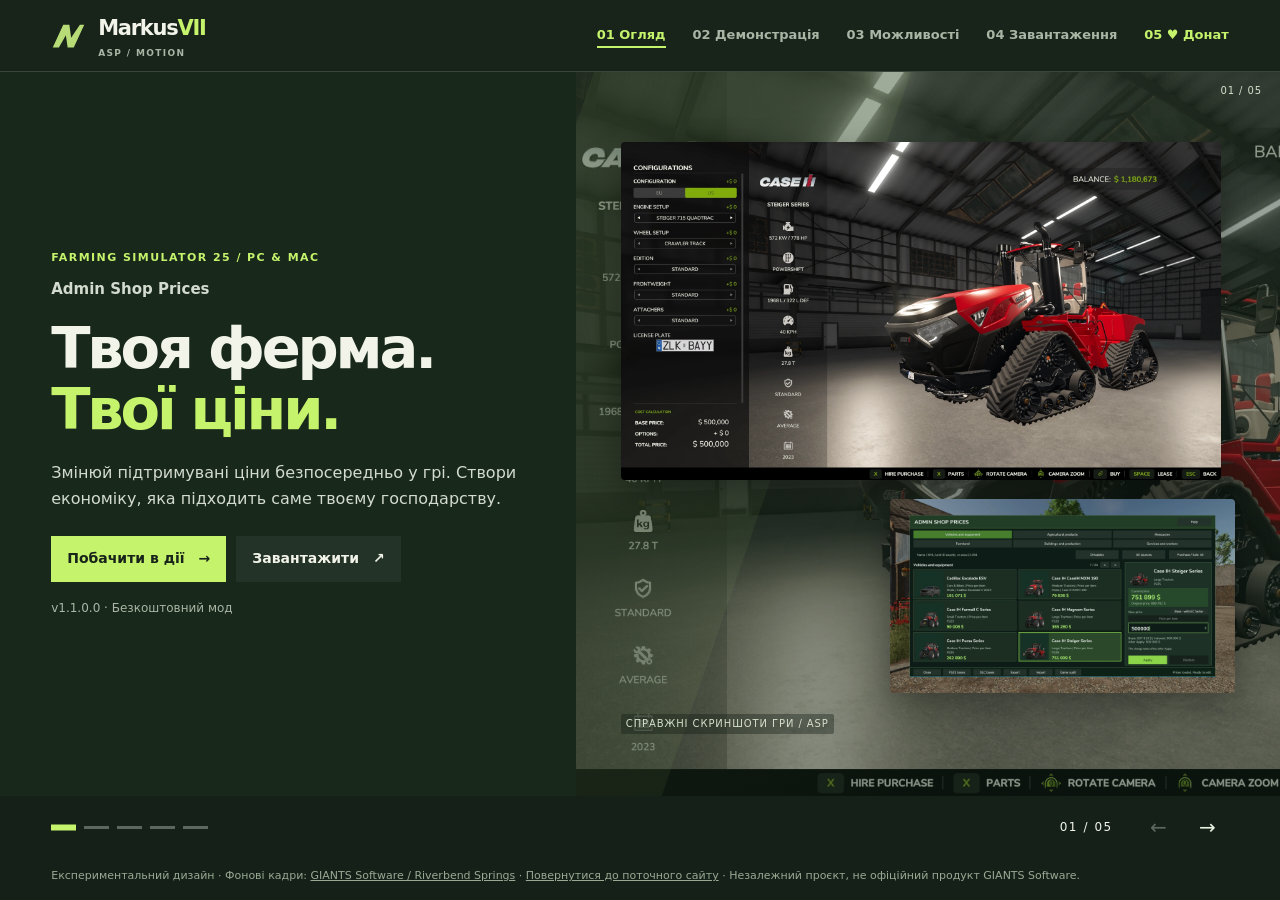
<file: orbit.html>
<!doctype html>
<html lang="uk"><head><meta charset="utf-8"><meta name="viewport" content="width=device-width,initial-scale=1"><meta name="robots" content="noindex,follow"><meta name="theme-color" content="#18231a"><title>ASP — Motion Concept / MarkusVII</title><link rel="icon" href="site-icon.svg" type="image/svg+xml">
<style>
:root{color-scheme:dark;--forest:#18231a;--forest2:#26392b;--green:#b7dc77;--paper:#e5e9d9;--ink:#18231a;--white:#f2f4e9;--muted:#a9b6a5;--line:#ffffff26;--ease:cubic-bezier(.22,1,.36,1);--header:76px}
*{box-sizing:border-box}body{margin:0;background:var(--forest);color:var(--white);font:16px/1.55 Arial,Helvetica,sans-serif}a{color:inherit;text-decoration:none}button{font:inherit;color:inherit;cursor:pointer}button,a{-webkit-tap-highlight-color:transparent}button:focus-visible,a:focus-visible{outline:2px solid #b7dc77;outline-offset:5px}h1,h2,h3,p{margin:0}h1,h2{font-weight:700;line-height:.98;letter-spacing:-.065em}img{display:block;width:100%;height:auto}button{border:0;background:none}::selection{background:var(--green);color:var(--ink)}
.header{position:relative;z-index:25;display:flex;align-items:center;justify-content:space-between;gap:24px;padding:0 clamp(18px,4vw,64px);height:var(--header);background:#18231a;border-bottom:1px solid var(--line)}.brand{display:flex;align-items:center;gap:12px;font-weight:800;font-size:21px;letter-spacing:-.06em;white-space:nowrap}.brand svg{width:35px;height:28px}.brand em{font-style:normal;color:var(--green)}.nav{display:flex;gap:clamp(8px,2.5vw,35px);align-items:center}.nav button{padding:15px 0;font-size:13px;position:relative;color:var(--muted);white-space:nowrap}.nav button:after{position:absolute;content:"";height:2px;bottom:8px;left:0;right:0;transform:scaleX(0);transform-origin:left;background:var(--green);transition:transform .55s var(--ease)}.nav button[aria-current]{color:var(--white)}.nav button[aria-current]:after,.nav button:hover:after{transform:scaleX(1)}.head-action{display:flex;align-items:center;gap:10px;border:1px solid #b7dc7770;border-radius:0;padding:10px 14px;font-size:12px;font-weight:700;white-space:nowrap}.head-action:hover{background:var(--green);color:var(--ink)}.concept{font-size:9px;letter-spacing:.15em;color:var(--muted);display:block;line-height:1.2;margin-top:3px}
.stage{position:relative;isolation:isolate;min-height:calc(100svh - var(--header));overflow:hidden}.js .stage{height:calc(100svh - var(--header));min-height:580px}.slide{position:relative;display:grid;min-height:calc(100svh - var(--header));grid-template-columns:44% 56%;overflow:hidden;background:var(--forest);isolation:isolate}.js .slide{position:absolute;inset:0;display:none;min-height:0}.js .slide.active,.js .slide.leaving{display:grid}.js .slide.active{z-index:3}.js .slide.leaving{z-index:2;pointer-events:none}.slide.paper{background:var(--paper);color:var(--ink)}.slide.green{background:#354b37}.slide:last-of-type{background:#1a261c}
.copy{z-index:5;position:relative;display:flex;flex-direction:column;justify-content:center;padding:clamp(30px,5vw,85px) clamp(20px,4vw,64px);padding-bottom:100px}.eyebrow{font-size:11px;letter-spacing:.16em;font-weight:700;color:var(--green);text-transform:uppercase}.paper .eyebrow{color:#48683e}.copy h1,.copy h2{font-size:clamp(50px,6.5vw,105px);margin:22px 0;max-width:660px}.copy h1 span,.copy h2 span{display:block;color:var(--green)}.paper h2 span{color:#42623b}.copy p{max-width:440px;color:#d2dbcd;font-size:clamp(15px,1.4vw,19px)}.paper .copy p{color:#4c5c4a}.name{font-weight:750;font-size:16px;margin-top:13px}.actions{display:flex;flex-wrap:wrap;gap:10px;margin-top:32px}.cta{display:inline-flex;min-height:52px;align-items:center;justify-content:center;gap:26px;border:1px solid #9baf94;background:transparent;font-size:14px;font-weight:750;padding:13px 17px;position:relative;overflow:hidden;isolation:isolate}.cta:after{content:"";position:absolute;inset:0;z-index:-1;background:var(--green);transform:translateX(-110%) skewX(-20deg);transition:transform .55s var(--ease)}.cta:hover:after,.cta:focus-visible:after{transform:translateX(0)}.cta:hover{color:var(--ink);border-color:var(--green)}.cta.main{color:var(--ink);background:var(--green);border-color:var(--green)}.cta.main:after{background:#e4efcc}.paper .cta{border-color:#65765c;color:var(--ink)}.paper .cta.main{background:#243c28;border-color:#243c28;color:var(--white)}.paper .cta.main:hover{color:var(--ink)}.arr{display:inline-block;transition:transform .4s var(--ease)}.cta:hover .arr{transform:translateX(5px)}.meta{font-size:11px!important;color:var(--muted)!important;margin-top:22px}
.visual{position:relative;overflow:hidden;isolation:isolate;background:#0e170f}.visual:before{position:absolute;content:"";inset:0;background:linear-gradient(140deg,#58754a,#152b1c 75%);opacity:.65;z-index:-1}.visual .backdrop{position:absolute;inset:0;width:100%;height:100%;object-fit:cover;opacity:.32;filter:blur(12px) saturate(.6);transform:scale(1.15)}.visual:after{content:"";position:absolute;inset:0;z-index:2;pointer-events:none;background:linear-gradient(90deg,#18231a90,transparent 40%),linear-gradient(0deg,#10181099,transparent 40%)}.paper .visual:after{background:linear-gradient(0deg,#0f1e12aa,transparent 45%)}.visual .blade{position:absolute;z-index:1;background:#b7dc77;opacity:.17;width:45%;height:125%;left:-16%;top:-10%;transform:skewX(-19deg)}.visual .screenshot{position:absolute;z-index:3;top:19%;left:6%;width:88%;height:62%;object-fit:contain;filter:drop-shadow(0 20px 24px #0008)}.visual .screen-frame{position:absolute;z-index:3;top:16%;left:6%;width:88%;border:1px solid #c3e4b84a;background:#111a13;box-shadow:0 22px 60px #0008}.screen-frame img{aspect-ratio:16/9;object-fit:contain}.visual .float-frame{position:absolute;z-index:4;right:2%;bottom:11%;width:52%;border:1px solid #b7dc7777;background:#111a13;box-shadow:0 16px 40px #0009}.float-frame img{aspect-ratio:16/9;object-fit:contain}.visual-tag{position:absolute;z-index:6;bottom:24px;left:25px;font-size:10px;letter-spacing:.12em;color:#e2ebd9;text-transform:uppercase}.visual-num{position:absolute;right:23px;top:20px;z-index:6;font-size:12px;letter-spacing:.15em;color:#d8e7ce}
/* physical page changes, not merely fading text */
.wipe{position:absolute;inset:-3px;z-index:12;pointer-events:none;background:#b7dc77;transform:translateX(-105%) skewX(-12deg);opacity:0}.wipe.go{animation:blade .88s cubic-bezier(.77,0,.18,1) both}.js .slide.entering{animation:slide-mask .88s var(--ease) both}.js .slide.entering .copy{animation:copy-in .85s .13s var(--ease) both}.js .slide.entering .visual{animation:visual-in .95s .07s var(--ease) both}.js .slide.entering .float-frame{animation:float-in 1s .15s var(--ease) both}.js .slide.leaving{animation:slide-out .88s var(--ease) both}
@keyframes blade{0%{opacity:1;transform:translateX(-130%) skewX(-12deg)}45%{transform:translateX(0) skewX(-12deg)}100%{opacity:1;transform:translateX(130%) skewX(-12deg)}}@keyframes slide-mask{0%{clip-path:polygon(0 0,0 0,0 100%,0 100%)}100%{clip-path:polygon(0 0,100% 0,100% 100%,0 100%)}}@keyframes copy-in{from{opacity:0;transform:translateX(-35px)}to{opacity:1;transform:none}}@keyframes visual-in{from{transform:scale(1.08) translateX(3%);opacity:.3}to{transform:none;opacity:1}}@keyframes float-in{from{transform:translateY(45px);opacity:0}to{transform:none;opacity:1}}@keyframes slide-out{to{transform:scale(.98) translateX(-2%);opacity:.4}}
.bottom-controls{position:absolute;z-index:15;bottom:0;left:0;right:0;display:flex;align-items:center;justify-content:space-between;gap:15px;padding:18px clamp(18px,4vw,64px);pointer-events:none}.bottom-controls>*{pointer-events:auto}.step-dots{display:flex;gap:8px;align-items:center}.step-dots button{width:25px;height:20px;padding:0;display:grid;align-items:center}.step-dots button:before{content:"";height:3px;background:#9ba69c88;width:100%;transition:background .3s,transform .4s}.step-dots button[aria-current]:before{background:var(--green);transform:scaleY(2)}.step-count{font-size:11px;letter-spacing:.13em;color:var(--white);mix-blend-mode:normal;background:#18231a;padding:5px 9px}.step-arrows{display:flex;gap:6px}.step-arrows button{height:43px;width:43px;border:1px solid #c5d2c0a0;background:#1b2a1be8;color:#e6f0df;font-size:20px;transition:background .3s,color .3s,transform .3s}.step-arrows button:hover{background:var(--green);color:var(--ink);transform:translateY(-2px)}.step-arrows button:disabled{opacity:.35;cursor:default;transform:none}.stage:not(.js-ready) .bottom-controls{display:none}.mini-label{font-size:10px;letter-spacing:.1em;text-transform:uppercase;color:var(--muted)}
/* gallery frames overlap and replace each other */
.gallery-ui{position:absolute;z-index:7;bottom:13%;left:7%;right:7%;display:flex;align-items:center;justify-content:space-between;gap:8px}.gallery-ui button{background:#1c2c20e8;border:1px solid #b7dc7770;padding:8px 12px;font-size:12px;font-weight:700}.gallery-ui button[aria-pressed=true]{background:var(--green);color:var(--ink)}.gallery-window{position:absolute;z-index:4;top:16%;left:6%;right:6%;height:62%;background:#0f1711;border:1px solid #a3bc8b60;overflow:hidden;box-shadow:0 25px 50px #0008}.gallery-window img{position:absolute;inset:0;width:100%;height:100%;object-fit:contain}.gallery-window img.new{z-index:2;animation:gallery-in .65s var(--ease) both}.gallery-window img.old{animation:gallery-out .65s var(--ease) both}@keyframes gallery-in{from{clip-path:inset(0 0 0 100%);transform:scale(1.03)}to{clip-path:inset(0);transform:none}}@keyframes gallery-out{to{transform:scale(.95);opacity:.45}}
/* a real detail panel slides over the content */
.category-list{display:grid;gap:0;margin-top:22px;max-width:460px}.category-list button{display:flex;text-align:left;align-items:center;gap:12px;padding:11px 0;border-bottom:1px solid #ffffff24;font-size:14px;font-weight:700}.category-list button span:first-child{font-size:10px;color:var(--green)}.category-list button span:last-child{margin-left:auto;transition:transform .4s var(--ease)}.category-list button:hover span:last-child{transform:translateX(6px)}.category-list button:hover{color:var(--green)}
.detail{position:absolute;z-index:18;inset:0;display:grid;grid-template-columns:1fr 1.05fr;pointer-events:none;visibility:hidden}.detail.open,.detail.closing{visibility:visible;pointer-events:auto}.detail-shade{background:#0b130c9c;backdrop-filter:blur(5px);opacity:0;transition:opacity .45s}.detail.open .detail-shade{opacity:1}.detail-panel{background:var(--paper);color:var(--ink);display:flex;flex-direction:column;justify-content:center;padding:clamp(22px,5vw,75px);transform:translateX(105%);transition:transform .7s var(--ease);position:relative;overflow:auto}.detail.open .detail-panel{transform:none}.detail-panel h3{font-size:clamp(35px,5vw,70px);line-height:1.02;letter-spacing:-.055em;margin:18px 0}.detail-panel p{color:#455743;font-size:17px;max-width:490px}.detail-panel .eyebrow{color:#42623b}.detail-close{position:absolute;top:20px;right:20px;border:1px solid #62745e;padding:8px 14px;font-size:14px}.detail-close:hover{background:#243c28;color:var(--white)}.detail-image{margin-top:25px;border:1px solid #6b7c62;background:#18231a;max-height:40vh;object-fit:contain}.detail-image[hidden]{display:none}.detail-icon{margin-top:24px;border-top:1px solid #96a18b;padding-top:14px;font-size:12px;color:#52634b}
.end-links{display:grid;gap:1px;background:#ffffff1f;margin-top:25px;max-width:440px}.end-links a{background:#1a261c;display:flex;justify-content:space-between;padding:13px 0;font-size:14px}.end-links a:hover{color:var(--green)}.end-card{position:absolute;z-index:4;top:16%;bottom:16%;left:10%;right:10%;display:flex;flex-direction:column;justify-content:center;padding:clamp(22px,4vw,60px);border:1px solid #9aaf8988;background:#1e3425e8}.end-card .big{font-size:clamp(65px,10vw,165px);line-height:.9;color:var(--green);letter-spacing:-.08em;font-weight:800}.end-card p{margin-top:20px;color:#c8d7c1;max-width:320px}.end-card .rule{height:1px;background:#b7dc7755;margin:23px 0}.end-card small{letter-spacing:.14em;font-size:11px;text-transform:uppercase}
.notice{font-size:12px;color:#9aa994;padding:13px clamp(18px,4vw,64px);background:#152018}.notice a{text-decoration:underline}
@media(max-width:900px){:root{--header:104px}.header{height:auto;min-height:var(--header);flex-wrap:wrap;gap:0;padding-top:12px;padding-bottom:8px}.nav{order:3;width:100%;overflow:auto;justify-content:space-between;gap:15px}.nav button{padding:10px 0;font-size:12px}.nav button:after{bottom:4px}.js .stage{height:auto;min-height:0}.slide,.js .slide.active,.js .slide.leaving{grid-template-columns:1fr}.js .slide{position:relative;min-height:0}.js .slide.leaving{position:absolute;inset:0}.copy{padding:40px 20px 32px;min-height:0}.copy h1,.copy h2{font-size:clamp(47px,9vw,80px);margin:15px 0}.copy p{font-size:16px}.visual{min-height:380px;min-height:clamp(320px,70vw,500px);padding-bottom:55px}.visual-tag{bottom:67px;left:16px}.gallery-ui{bottom:18%}.visual .float-frame{bottom:20%}.bottom-controls{padding:10px 17px}.detail{grid-template-columns:0 1fr}.detail-panel{padding:55px 22px 25px}.detail-image{max-height:35vh}.detail-shade{display:none}.category-list button{padding:9px 0}.notice{font-size:11px}.end-card{top:10%;bottom:19%}.step-dots button{width:19px}}
@media(max-width:420px){.brand{font-size:18px}.brand svg{width:29px}.head-action{font-size:11px;padding:8px}.nav{gap:11px}.nav button{font-size:11px}.actions{margin-top:22px;gap:7px}.cta{font-size:13px;gap:13px;min-height:46px;padding:10px 12px}.copy h1,.copy h2{font-size:47px}.gallery-ui{left:4%;right:4%;gap:3px}.gallery-ui button{padding:7px;font-size:11px}}
@media(prefers-reduced-motion:reduce){*,*:before,*:after{animation-duration:.001ms!important;transition-duration:.001ms!important;scroll-behavior:auto!important}.wipe{display:none}}
/* Original Concept 03 motion keyframes deliberately unchanged. */
:root{--green:#c5f36c}.js .stage{height:calc(100svh - var(--header));min-height:640px}.copy{padding-bottom:130px}.visual .backdrop{opacity:.30}.slide#overview{background:#18281b}.slide#overview .visual{background-image:linear-gradient(90deg,#17271b33,#17271b44),url('https://www.farming-simulator.com/cms/uploads/news_66ab45876c632.jpg'),url('assets/screenshots/02-vehicle-price-in-shop.webp');background-size:cover;background-position:center}.slide#overview .visual .backdrop{display:none}.slide#features .visual{background-image:linear-gradient(90deg,#17271b66,#17271b66),url('https://www.farming-simulator.com/cms/uploads/news_66ab42892da86.jpg'),url('assets/screenshots/06-on-map-production-editor.webp');background-size:cover;background-position:center}.slide#features .visual .backdrop{display:none}.visual .screen-frame,.visual .float-frame,.gallery-window{border:0}.bottom-controls{padding-top:9px;padding-bottom:14px;background:linear-gradient(0deg,#101b13f5,#101b13c9 70%,#101b1300);align-items:end}.orbit-strip{position:relative;height:95px;flex:1;max-width:760px;overflow:hidden;isolation:isolate}.orbit-curve{position:absolute;left:10%;right:10%;top:10px;height:145px;border:1px solid #a3c86c47;border-bottom:0;border-radius:50%}.orbit-label{position:absolute;left:50%;top:43px;width:140px;margin-left:-70px;text-align:center;padding:6px 2px;font-weight:750;font-size:14px;white-space:nowrap;color:#b9c8b2;transform:translate(calc(var(--dx,0)*clamp(80px,11vw,145px)),calc(var(--dy,0)*-9px)) scale(calc(1 - var(--dy,0)*.075));opacity:calc(1 - var(--dy,0)*.19);transition:transform .85s var(--ease),opacity .5s,color .45s;border:0;background:none}.orbit-label small{display:block;font-size:10px;letter-spacing:.12em;color:#a2b69c}.orbit-label[aria-current=step]{color:var(--green);opacity:1}.orbit-label[aria-current=step]:after{content:"";position:absolute;bottom:1px;height:2px;left:20%;right:20%;border-radius:50%;background:var(--green);box-shadow:0 0 10px #c5f36c88}.orbit-label:hover{color:var(--green)}.step-count{background:none}.step-arrows button{border:0;background:transparent}.step-arrows button:hover{background:transparent;color:var(--green)}.nav button:last-child{color:var(--green);font-weight:800}.support-slide{grid-template-columns:1fr!important;text-align:center;background-image:radial-gradient(ellipse at 50% 30%,#122315a8,#0c170fea 80%),url('https://www.farming-simulator.com/cms/uploads/news_66ab45876c632.jpg'),url('assets/screenshots/02-vehicle-price-in-shop.webp')!important;background-size:cover!important;background-position:center!important}.support-slide .copy{align-items:center;justify-content:center;max-width:1000px;width:100%;margin:auto}.support-slide .copy p{max-width:640px}.support-slide h2{max-width:850px;font-size:clamp(50px,8vw,115px)}.donate{display:flex;align-items:center;justify-content:center;gap:15px;max-width:680px;width:100%;background:var(--green);color:#15210d;font-size:clamp(18px,2.8vw,33px);font-weight:900;min-height:100px;margin-top:30px;padding:20px;position:relative;overflow:hidden;isolation:isolate;animation:donate-pulse 3s infinite;transition:transform .4s var(--ease)}.donate:before{content:"";position:absolute;inset:0;background:#f2ffd5;z-index:-1;transform:translateX(-110%) skewX(-15deg);transition:transform .55s var(--ease)}.donate:hover:before{transform:none}.donate:hover{transform:scale(1.035);animation:none}@keyframes donate-pulse{0%,100%{box-shadow:0 0 0 0 #c5f36c00}50%{box-shadow:0 0 0 13px #c5f36c28}80%{box-shadow:0 0 0 28px #c5f36c00}}@media(max-width:900px){.js .stage{height:auto;min-height:0}.copy{padding-bottom:32px}.orbit-strip{display:none}.bottom-controls{padding:10px 17px}.support-slide .copy{min-height:570px;padding-bottom:100px}.nav{justify-content:flex-start}.donate{min-height:85px}}@media(prefers-reduced-motion:reduce){.donate{animation:none}}
/* Layout revision: normal-flow screenshots and independent controls */
:root{--header:72px;--green:#c5f36c;--controls:62px;--ease:cubic-bezier(.22,1,.36,1)}
*{box-sizing:border-box}body{margin:0;background:#152019;color:#f2f4e9;font:16px/1.55 system-ui,-apple-system,'Segoe UI',Arial,sans-serif}h1,h2,h3,p{margin:0}button{font:inherit;color:inherit;background:none;border:0;cursor:pointer}a{color:inherit;text-decoration:none}img{display:block;width:100%;height:auto}
.header{height:auto;min-height:var(--header);padding:12px clamp(20px,4vw,60px);display:flex;gap:24px;justify-content:space-between;align-items:center}.brand{flex:none;font-size:21px}.nav{display:flex;gap:clamp(14px,2.1vw,34px);align-items:center;justify-content:flex-end;min-width:0}.nav button{font-size:13px;font-weight:650;padding:10px 0;white-space:nowrap}.nav button:last-child{color:var(--green)}.head-action{display:none}
.stage,.js .stage{height:auto;min-height:0;overflow:hidden;position:relative}.slide,.js .slide.active{position:relative;display:grid;grid-template-columns:minmax(0,.9fr) minmax(0,1.1fr);min-height:max(540px,calc(100svh - var(--header) - var(--controls) - 42px));overflow:hidden}.js .slide{display:none}.js .slide.active{z-index:3}.js .slide.leaving{display:grid;position:absolute;inset:0 0 var(--controls);min-height:0;pointer-events:none;z-index:2}.copy{min-width:0;display:flex;flex-direction:column;justify-content:center;gap:0;padding:clamp(28px,4vw,64px);position:relative;z-index:5}.copy h1,.copy h2{font-size:clamp(38px,4.5vw,74px);line-height:1.05;letter-spacing:-.055em;margin:18px 0 20px;max-width:680px;font-weight:740;overflow-wrap:normal}.copy h1 span,.copy h2 span{display:block;color:var(--green)}.paper h2 span{color:#42623b}.copy p{font-size:clamp(15px,1.25vw,18px);line-height:1.6;max-width:510px}.copy .name{font-size:15px;margin-top:12px;font-weight:750}.eyebrow{font-size:11px;line-height:1.4;letter-spacing:.13em;font-weight:750;color:var(--green)}.actions{display:flex;gap:10px;flex-wrap:wrap;margin-top:25px}.cta{min-height:46px;font-size:14px;gap:14px;padding:11px 16px;border:0;background:#ffffff0d;box-shadow:none}.cta.main{background:var(--green);color:#18231a}.paper .cta:not(.main){background:#243c280b}.meta{margin-top:17px;font-size:12px!important}
.visual{min-width:0;min-height:0;display:flex;flex-direction:column;justify-content:center;align-items:center;gap:clamp(12px,1.5vw,22px);padding:36px clamp(22px,3.5vw,58px) 28px;position:relative;overflow:hidden;isolation:isolate;background-color:#15251a}.visual:before{opacity:.27}.visual:after{background:linear-gradient(90deg,#13201830,transparent 65%);z-index:1}.visual .backdrop{opacity:.24;filter:blur(12px) saturate(.65);position:absolute;inset:0;width:100%;height:100%;object-fit:cover;z-index:-1}.visual .blade{opacity:.07}.visual .screen-frame,.visual .float-frame,.visual .gallery-window{position:relative;top:auto;right:auto;bottom:auto;left:auto;height:auto;min-width:0;max-width:100%;margin:0;border:0;border-radius:4px;background:transparent;box-shadow:0 13px 35px #0005;transition:transform .45s var(--ease),box-shadow .45s;z-index:3;padding:0;display:block;flex:none;isolation:isolate}.visual .screen-frame{width:min(100%,600px);align-self:flex-start}.visual .float-frame{width:min(58%,345px);align-self:flex-end;z-index:4}.visual .screen-frame img,.visual .float-frame img{width:100%;aspect-ratio:16/9;object-fit:contain;border-radius:4px}.visual .gallery-window{width:100%;aspect-ratio:16/9;overflow:hidden;background:#0e1710}.gallery-window img{position:absolute;inset:0;width:100%;height:100%;object-fit:contain}.visual-tag,.visual-num{position:relative;top:auto;right:auto;bottom:auto;left:auto;align-self:flex-start;z-index:5;font-size:10px;letter-spacing:.09em;line-height:1.4;color:#d5e0cc}.visual-num{position:absolute;top:12px;right:18px;left:auto;align-self:auto}.visual-tag{margin-top:2px;max-width:100%}.gallery-ui{position:relative;top:auto;right:auto;bottom:auto;left:auto;width:100%;display:flex;flex-wrap:wrap;justify-content:flex-start;gap:7px 16px;z-index:6}.gallery-ui button{border:0;background:transparent;padding:6px 0;font-size:13px;font-weight:650;color:#dce8d5;white-space:nowrap}.gallery-ui button[aria-pressed=true]{background:transparent;color:var(--green);box-shadow:0 2px 0 var(--green)}.gallery-ui button:hover{color:var(--green)}
.category-list{display:grid;gap:0;margin-top:16px;width:100%;max-width:520px}.category-list button{min-height:43px;padding:9px 0;font-size:14px;font-weight:650;border-bottom:1px solid #ffffff18}.end-links{background:none;gap:0;margin-top:20px}.end-links a{background:none;border-bottom:1px solid #ffffff16;padding:10px 0}.visual .end-card{position:relative;inset:auto;width:100%;max-width:570px;padding:clamp(22px,4vw,55px);background:#12221960;border:0;backdrop-filter:blur(10px);z-index:3}.end-card .big{font-size:clamp(65px,9vw,145px)}.end-card .rule{margin:18px 0}.end-card p{font-size:15px;line-height:1.6;margin-top:15px}.detail-panel{background:#e5e9d9}.detail-panel h3{font-size:clamp(30px,4vw,58px)}.detail-close,.detail-image{border:0}.detail-image{border-radius:4px}
.bottom-controls{position:relative;inset:auto;display:flex;min-height:var(--controls);padding:8px clamp(20px,4vw,60px);align-items:center;justify-content:space-between;gap:15px;background:#152019;pointer-events:auto;z-index:15}.step-count{margin-left:auto;background:none;font-size:12px}.step-arrows button{border:0;background:none}.step-arrows button:hover{background:none;color:var(--green)}.step-dots{gap:8px;display:flex}.step-dots button{width:25px;height:24px}.notice{padding:10px clamp(20px,4vw,60px);font-size:11px;line-height:1.5}.support-slide{grid-template-columns:1fr!important;min-height:max(540px,calc(100svh - var(--header) - var(--controls) - 42px));text-align:center}.support-slide .copy{align-items:center;max-width:960px;margin:auto;width:100%;padding:40px 28px}.support-slide h2{font-size:clamp(48px,6vw,90px);max-width:850px}.donate{width:min(100%,640px);min-height:92px;font-size:clamp(18px,2.4vw,30px);gap:15px;margin-top:28px}.donate span{flex:none}
@media(hover:hover) and (pointer:fine){.visual .screen-frame:hover,.visual .float-frame:hover,.visual .gallery-window:hover{transform:scale(1.065);box-shadow:0 18px 45px #0008;z-index:6}.visual .screen-frame:focus-visible,.visual .float-frame:focus-visible,.visual .gallery-window:focus-visible{outline:2px solid var(--green);outline-offset:5px}}
@media(min-width:901px) and (max-height:820px){.copy{padding:30px clamp(22px,3.7vw,54px)}.copy h1,.copy h2{font-size:clamp(38px,4.25vw,64px);margin:13px 0 15px}.visual{padding-top:30px;padding-bottom:22px;gap:12px}.visual .screen-frame{width:min(100%,490px)}.visual .float-frame{width:min(56%,270px)}.category-list button{min-height:37px;padding:6px 0}.actions{margin-top:20px}}
@media(max-width:900px){:root{--header:100px;--controls:58px}.header{flex-wrap:wrap;gap:5px;padding:10px 20px}.nav{width:100%;justify-content:flex-start;overflow-x:auto;gap:19px;padding-bottom:2px}.nav button{font-size:12px}.slide,.js .slide.active,.js .slide.leaving{grid-template-columns:1fr;min-height:0}.copy{padding:35px 22px 28px}.copy h1,.copy h2{font-size:clamp(40px,7.5vw,62px);margin:15px 0 18px}.visual{min-height:0;padding:32px 24px 25px;gap:16px}.visual .screen-frame{width:min(100%,600px);align-self:center}.visual .float-frame{width:min(65%,345px);align-self:center}.visual .gallery-window{width:min(100%,640px)}.gallery-ui{max-width:640px}.visual .end-card{padding:28px}.bottom-controls{padding:8px 20px}.support-slide .copy{min-height:510px;padding:50px 22px}.detail-panel{padding:55px 22px 25px}.support-slide .donate{min-height:84px;padding:16px 10px}.visual-tag{font-size:10px}.category-list button{min-height:42px}.notice{font-size:11px}}
@media(max-width:420px){.copy h1,.copy h2{font-size:clamp(35px,10vw,44px)}.nav{gap:16px}.nav button{font-size:12px}.actions{gap:8px}.cta{font-size:13px;padding:10px 12px}.gallery-ui{gap:6px 12px}.gallery-ui button{font-size:12px}.support-slide .donate{font-size:17px;gap:7px}.step-dots button{width:18px}}
@media(prefers-reduced-motion:reduce){.visual .screen-frame:hover,.visual .float-frame:hover,.visual .gallery-window:hover{transform:none}.donate{animation:none}}
.visual .visual-tag{background:#0e181260;padding:3px 5px;border-radius:2px}.paper .cta.main{color:#f2f4e9}.paper .cta.main:hover{color:#18231a}.visual .screen-frame,.visual .float-frame{cursor:zoom-in}.slide#overview .visual,.slide#features .visual{background-color:#16251a}.support-slide .copy .meta{color:#cad6c5!important}#full{border:0!important;background:#142019!important;border-radius:6px}.nav button[aria-current]{color:var(--green)}.stage:not(.js-ready) .bottom-controls{display:none}
</style></head><body>
<header class="header"><a class="brand" href="orbit.html"><svg viewBox="0 0 40 32" aria-hidden="true"><path fill="#b7dc77" d="M2 29 14 3h7l2 15L33 3h5L26 29h-7l-2-14L9 29z"/></svg><span>Markus<em>VII</em><small class="concept">ASP / MOTION</small></span></a><nav class="nav" aria-label="Розділи"><button type="button" data-go="0" aria-current="page">01 Огляд</button><button type="button" data-go="1">02 Демонстрація</button><button type="button" data-go="2">03 Можливості</button><button type="button" data-go="3">04 Завантаження</button><button type="button" data-go="4">05 ♥ Донат</button></nav><button class="head-action" type="button" data-go="3">Отримати мод <span>↗</span></button></header>
<main class="stage" id="stage">
<section class="slide active" id="overview" aria-label="Огляд"><div class="copy"><span class="eyebrow">Farming Simulator 25 / PC &amp; Mac</span><p class="name">Admin Shop Prices</p><h1>Твоя ферма.<span>Твої ціни.</span></h1><p>Змінюй підтримувані ціни безпосередньо у грі. Створи економіку, яка підходить саме твоєму господарству.</p><div class="actions"><button class="cta main" type="button" data-go="1">Побачити в дії <span class="arr">→</span></button><button class="cta" type="button" data-go="3">Завантажити <span class="arr">↗</span></button></div><p class="meta">v1.1.0.0 · Безкоштовний мод</p></div><div class="visual"><img class="backdrop" src="assets/screenshots/02-vehicle-price-in-shop.webp" alt=""><div class="blade"></div><button type="button" class="screen-frame" data-preview aria-label="Збільшити скриншот"><img src="assets/screenshots/02-vehicle-price-in-shop.webp" alt="Ціна техніки в магазині FS25"></button><button type="button" class="float-frame" data-preview aria-label="Збільшити скриншот"><img src="assets/screenshots/01-vehicle-price-editor.webp" alt="Редактор цін ASP"></button><span class="visual-num">01 / 05</span><span class="visual-tag">Справжні скриншоти гри / ASP</span></div></section>
<section class="slide paper" id="experience" aria-label="Демонстрація"><div class="copy"><span class="eyebrow">02 / Experience</span><h2>Зміни ціну.<span>Побач результат.</span></h2><p id="gallery-copy">Встанови базову ціну Case IH Steiger на $500 000 у редакторі та побач результат у магазині техніки.</p><div class="actions"><button type="button" class="cta main" id="gallery-next">Наступний приклад <span class="arr">→</span></button><button type="button" class="cta" id="gallery-full">На весь екран <span class="arr">⤢</span></button></div></div><div class="visual"><img class="backdrop gallery-bg" src="assets/screenshots/01-vehicle-price-editor.webp" alt=""><div class="blade"></div><div class="gallery-window"><img src="assets/screenshots/01-vehicle-price-editor.webp" alt="Редактор ціни техніки"></div><div class="gallery-ui"><button type="button" data-shot="0" aria-pressed="true">Техніка</button><button type="button" data-shot="2" aria-pressed="false">Земля</button><button type="button" data-shot="4" aria-pressed="false">Послуги</button><button type="button" id="gallery-toggle">Результат →</button></div><span class="visual-num" id="shot-num">01 / 06</span><span class="visual-tag" id="shot-label">Редактор ціни техніки</span></div></section>
<section class="slide green" id="features" aria-label="Можливості"><div class="copy"><span class="eyebrow">03 / Control</span><h2>Один редактор.<span>Шість категорій.</span></h2><p>Обери категорію, щоб відкрити її окрему панель.</p><div class="category-list"><button type="button" data-detail="0"><span>01</span>Техніка та обладнання<span>↗</span></button><button type="button" data-detail="1"><span>02</span>Сільгосппродукція<span>↗</span></button><button type="button" data-detail="2"><span>03</span>Ресурси<span>↗</span></button><button type="button" data-detail="3"><span>04</span>Земля<span>↗</span></button><button type="button" data-detail="4"><span>05</span>Будівлі та виробництва<span>↗</span></button><button type="button" data-detail="5"><span>06</span>Послуги та працівники<span>↗</span></button></div></div><div class="visual"><img class="backdrop" src="assets/screenshots/06-on-map-production-editor.webp" alt=""><div class="blade"></div><button type="button" class="screen-frame" data-preview aria-label="Збільшити скриншот"><img src="assets/screenshots/06-on-map-production-editor.webp" alt="Редактор виробництв ASP"></button><button type="button" class="float-frame" data-preview aria-label="Збільшити скриншот"><img src="assets/screenshots/05-services-and-workers.webp" alt="Редактор послуг і працівників"></button><span class="visual-num">03 / 05</span><span class="visual-tag">BASE / FIXED · Economy Control optional</span></div></section>
<section class="slide" id="download" aria-label="Завантаження"><div class="copy"><span class="eyebrow">04 / Download</span><h2>Керуй<span>своїми цінами.</span></h2><p>Завантаж ZIP з KingMods, помісти його в папку mods Farming Simulator 25 без розпакування та увімкни мод у збереженні.</p><div class="actions"><a class="cta main" href="https://www.kingmods.net/ru/fs25/mods/84435/tseny-magazina-administratora">KingMods <span class="arr">↗</span></a><a class="cta" href="https://github.com/MarkusVII/FS25_AdminShopPrices/blob/main/README.uk.md">Документація <span class="arr">↗</span></a></div><div class="end-links"><a href="https://github.com/MarkusVII/FS25_AdminShopPrices/issues">Повідомити про помилку <span>↗</span></a><a href="https://markusvii.github.io/FS25_EconomyControl/">Economy Control <span>↗</span></a><a href="https://donatello.to/MarkusVII">Добровільна підтримка <span>↗</span></a></div></div><div class="visual"><div class="blade"></div><div class="end-card"><small>Admin Shop Prices</small><div class="big">ASP.</div><div class="rule"></div><small>v1.1.0.0 / PC &amp; Mac</small><p>Безкоштовний незалежний мод. Сумісність із виділеним сервером та віддаленим клієнтом ще не перевірена в реальній багатокористувацькій грі.</p></div><span class="visual-num">04 / 05</span></div></section>
<section class="slide support-slide" id="support" aria-label="Донат"><div class="copy"><span class="eyebrow">05 / Support MarkusVII</span><h2>Підтримай<span>майбутнє.</span></h2><p>Мої моди безкоштовні. Твоя добровільна підтримка допомагає розвивати наявні проєкти та створювати нові.</p><a class="donate" href="https://donatello.to/MarkusVII"><span>♥</span> ПІДТРИМАТИ РОЗРОБКУ <span>↗</span></a><p class="meta">Donatello · Добровільна підтримка</p></div></section><div class="wipe" aria-hidden="true"></div><div class="bottom-controls"><div class="step-dots" aria-label="Перейти до розділу"><button data-go="0" aria-label="Огляд" aria-current="step"></button><button data-go="1" aria-label="Демонстрація"></button><button data-go="2" aria-label="Можливості"></button><button data-go="3" aria-label="Завантаження"></button><button data-go="4" aria-label="Донат"></button></div><div class="step-count" aria-live="polite">01 / 05</div><div class="step-arrows"><button id="prev" type="button" aria-label="Попередній розділ" disabled>←</button><button id="next" type="button" aria-label="Наступний розділ">→</button></div></div>
<div class="detail" role="dialog" aria-modal="true" aria-labelledby="detail-title" inert><button class="detail-shade" type="button" aria-label="Закрити панель"></button><div class="detail-panel"><button class="detail-close" type="button">Закрити ×</button><span class="eyebrow" id="detail-number"></span><h3 id="detail-title"></h3><p id="detail-copy"></p><img class="detail-image" alt="" hidden><div class="detail-icon">Admin Shop Prices · Farming Simulator 25</div></div></div>
</main><div class="notice">Експериментальний дизайн · Фонові кадри: <a href="https://www.farming-simulator.com/newsArticle.php?news_id=550">GIANTS Software / Riverbend Springs</a> · <a href="./uk.html">Повернутися до поточного сайту</a> · Незалежний проєкт, не офіційний продукт GIANTS Software.</div>
<dialog id="full" style="max-width:94vw;max-height:94vh;background:#18231a;color:#e5e9d9;border:1px solid #b7dc77;padding:12px"><form method="dialog" style="display:flex;justify-content:flex-end;margin-bottom:10px"><button class="cta" value="close">Закрити ×</button></form><img alt="" style="max-width:85vw;max-height:80vh;object-fit:contain"></dialog>
<noscript><style>.nav,.head-action,.bottom-controls,.category-list,.gallery-ui,.copy button,.detail{display:none!important}</style><p>Для інтерактивного макета потрібен JavaScript. <a href="./uk.html">Поточна версія сайту</a>.</p></noscript>
<script>
(()=>{'use strict';const $=(s,r=document)=>r.querySelector(s),$$=(s,r=document)=>Array.from(r.querySelectorAll(s));const stage=$('#stage'),slides=$$('.slide'),wipe=$('.wipe'),nav=$$('.nav button'),dots=$$('.step-dots button'),prev=$('#prev'),next=$('#next'),counter=$('.step-count');const reduce=matchMedia('(prefers-reduced-motion: reduce)');let current=0,transitionId=0,transitionTimer=0;const overlay=$('.detail');let detailOpen=false,detailTimer=0,returnFocus=null;document.documentElement.classList.add('js');stage.classList.add('js-ready');
function paintNav(){nav.forEach((b,i)=>i===current?b.setAttribute('aria-current','page'):b.removeAttribute('aria-current'));dots.forEach((b,i)=>i===current?b.setAttribute('aria-current','step'):b.removeAttribute('aria-current'));prev.disabled=current===0;next.disabled=current===slides.length-1;counter.textContent='0'+(current+1)+' / 05';slides.forEach((s,i)=>{s.inert=i!==current;s.setAttribute('aria-hidden',String(i!==current))})}
function go(i,focus=false){if(!Number.isInteger(i)||i<0||i>=slides.length||i===current||detailOpen)return;clearTimeout(transitionTimer);const token=++transitionId,old=slides[current],fresh=slides[i];slides.forEach(s=>s.classList.remove('active','entering','leaving'));old.classList.add('leaving');fresh.classList.add('active','entering');current=i;paintNav();if(focus){fresh.querySelector('h1,h2').setAttribute('tabindex','-1');fresh.querySelector('h1,h2').focus({preventScroll:true})}else if(old.contains(document.activeElement)){nav[i].focus({preventScroll:true})}if(!reduce.matches){wipe.classList.remove('go');void wipe.offsetWidth;wipe.classList.add('go')}transitionTimer=setTimeout(()=>{if(token!==transitionId)return;old.classList.remove('leaving');fresh.classList.remove('entering');wipe.classList.remove('go')},reduce.matches?0:920);if(innerWidth<=900||scrollY>0)window.scrollTo({top:0,behavior:reduce.matches?'instant':'smooth'})}
$$('[data-go]').forEach(b=>b.addEventListener('click',()=>go(Number(b.dataset.go))));prev.addEventListener('click',()=>go(current-1));next.addEventListener('click',()=>go(current+1));paintNav();
const images=['01-vehicle-price-editor.webp','02-vehicle-price-in-shop.webp','03-farmland-price-editor.webp','04-farmland-price-on-map.webp','05-services-and-workers.webp','06-on-map-production-editor.webp'].map(x=>'assets/screenshots/'+x);const captions=['Редактор ціни техніки','Магазин техніки','Редактор ціни землі','Карта земельних ділянок','Послуги та працівники','Виробництва на карті'];const descriptions=['Встанови базову ціну Case IH Steiger на $500 000 у редакторі та побач результат у магазині техніки.','Встанови ціну ділянки 48 на $100 000 і побач оновлене значення на карті.','Змінюй підтримувані витрати на послуги та ціни виробництв, зокрема вже розміщених на карті.'];let shot=0,shotToken=0;const gallery=$('.gallery-window');
function showShot(n){n=(n+6)%6;if(n===shot)return;shot=n;const token=++shotToken;let old=$$('img',gallery);old.forEach((e,i)=>{if(i<old.length-1)e.remove();else{e.classList.remove('new');e.classList.add('old')}});const img=new Image();img.src=images[n];img.alt=captions[n];img.className='new';gallery.append(img);$('.gallery-bg').src=images[n];$('#gallery-copy').textContent=descriptions[Math.floor(n/2)];$('#shot-num').textContent='0'+(n+1)+' / 06';$('#shot-label').textContent=captions[n];$$('[data-shot]').forEach(b=>b.setAttribute('aria-pressed',String(Number(b.dataset.shot)===Math.floor(n/2)*2)));$('#gallery-toggle').textContent=n>=4?(n%2?'← Послуги':'Виробництва →'):(n%2?'← Редактор':'Результат →');setTimeout(()=>{if(token!==shotToken)return;$$('img',gallery).forEach(e=>{if(e!==img)e.remove()});img.classList.remove('new')},reduce.matches?0:700)}
$$('[data-shot]').forEach(b=>b.addEventListener('click',()=>showShot(Number(b.dataset.shot))));$('#gallery-toggle').addEventListener('click',()=>showShot(shot^1));$('#gallery-next').addEventListener('click',()=>showShot((Math.floor(shot/2)*2+2)%6));const full=$('#full');$$('[data-preview]').forEach(b=>b.addEventListener('click',()=>{const src=$('img',b);if(!full.showModal){location.href=src.src;return}const im=$('img',full);im.src=src.src;im.alt=src.alt;full.showModal()}));$('#gallery-full').addEventListener('click',()=>{if(!full.showModal){location.href=images[shot];return}const im=$('img',full);im.src=images[shot];im.alt=captions[shot];full.showModal()});
const details=[['Техніка та обладнання','Змінюй підтримувані ціни техніки й обладнання в магазині.',0],['Сільгосппродукція','Керуй підтримуваними цінами купівлі та продажу окремо.',null],['Ресурси','Налаштовуй підтримувані ціни пального, матеріалів і поповнення запасів.',null],['Земля','Встановлюй підтримувані ціни ділянок відповідно до своєї економіки.',2],['Будівлі та виробництва','Редагуй підтримувані ціни виробництв, зокрема вже розміщених на карті.',5],['Послуги та працівники','Керуй підтримуваними витратами на працівників, доставку та послуги.',4]];
function openDetail(i,b){if(detailOpen)return;clearTimeout(detailTimer);returnFocus=b;const d=details[i];$('#detail-number').textContent='0'+(i+1)+' / 06';$('#detail-title').textContent=d[0];$('#detail-copy').textContent=d[1];const img=$('.detail-image');img.hidden=d[2]===null;if(d[2]!==null){img.src=images[d[2]];img.alt=captions[d[2]]}overlay.inert=false;overlay.classList.remove('closing');overlay.classList.add('open');detailOpen=true;slides[current].inert=true;$('.header').inert=true;$('.bottom-controls').inert=true;$('.detail-close').focus({preventScroll:true})}
function closeDetail(){if(!detailOpen)return;detailOpen=false;overlay.classList.add('closing');overlay.classList.remove('open');overlay.inert=true;slides[current].inert=false;$('.header').inert=false;$('.bottom-controls').inert=false;if(returnFocus)returnFocus.focus({preventScroll:true});detailTimer=setTimeout(()=>overlay.classList.remove('closing'),reduce.matches?0:720)}
$$('[data-detail]').forEach(b=>b.addEventListener('click',()=>openDetail(Number(b.dataset.detail),b)));$('.detail-close').addEventListener('click',closeDetail);$('.detail-shade').addEventListener('click',closeDetail);
let wheelTotal=0,wheelAt=0,lastMove=0;stage.addEventListener('wheel',e=>{if(innerWidth<=900||reduce.matches||detailOpen||full.open||e.ctrlKey||e.shiftKey||e.target.closest('input,textarea,select'))return;const dy=e.deltaY*(e.deltaMode===1?16:e.deltaMode===2?innerHeight:1);if(!dy||Math.abs(e.deltaX)>Math.abs(e.deltaY))return;const dir=Math.sign(dy);if(current+dir<0||current+dir>=slides.length)return;if(dir>0&&scrollY+innerHeight<document.documentElement.scrollHeight-6)return;if(dir<0&&scrollY>6)return;e.preventDefault();const now=performance.now();if(now-lastMove<1000)return;if(now-wheelAt>180||Math.sign(wheelTotal)!==dir)wheelTotal=0;wheelAt=now;wheelTotal+=dy;if(Math.abs(wheelTotal)>=65){wheelTotal=0;lastMove=now;go(current+dir)}},{passive:false});document.addEventListener('keydown',e=>{if(full.open)return;if(detailOpen){if(e.key==='Escape'){e.preventDefault();closeDetail()}if(e.key==='Tab'){e.preventDefault();$('.detail-close').focus()}return}if(e.target.closest('input,select,textarea')||e.altKey||e.ctrlKey||e.metaKey)return;if(e.key==='ArrowRight'){e.preventDefault();go(current+1,true)}else if(e.key==='ArrowLeft'){e.preventDefault();go(current-1,true)}});
})();
</script></body></html>
</file>
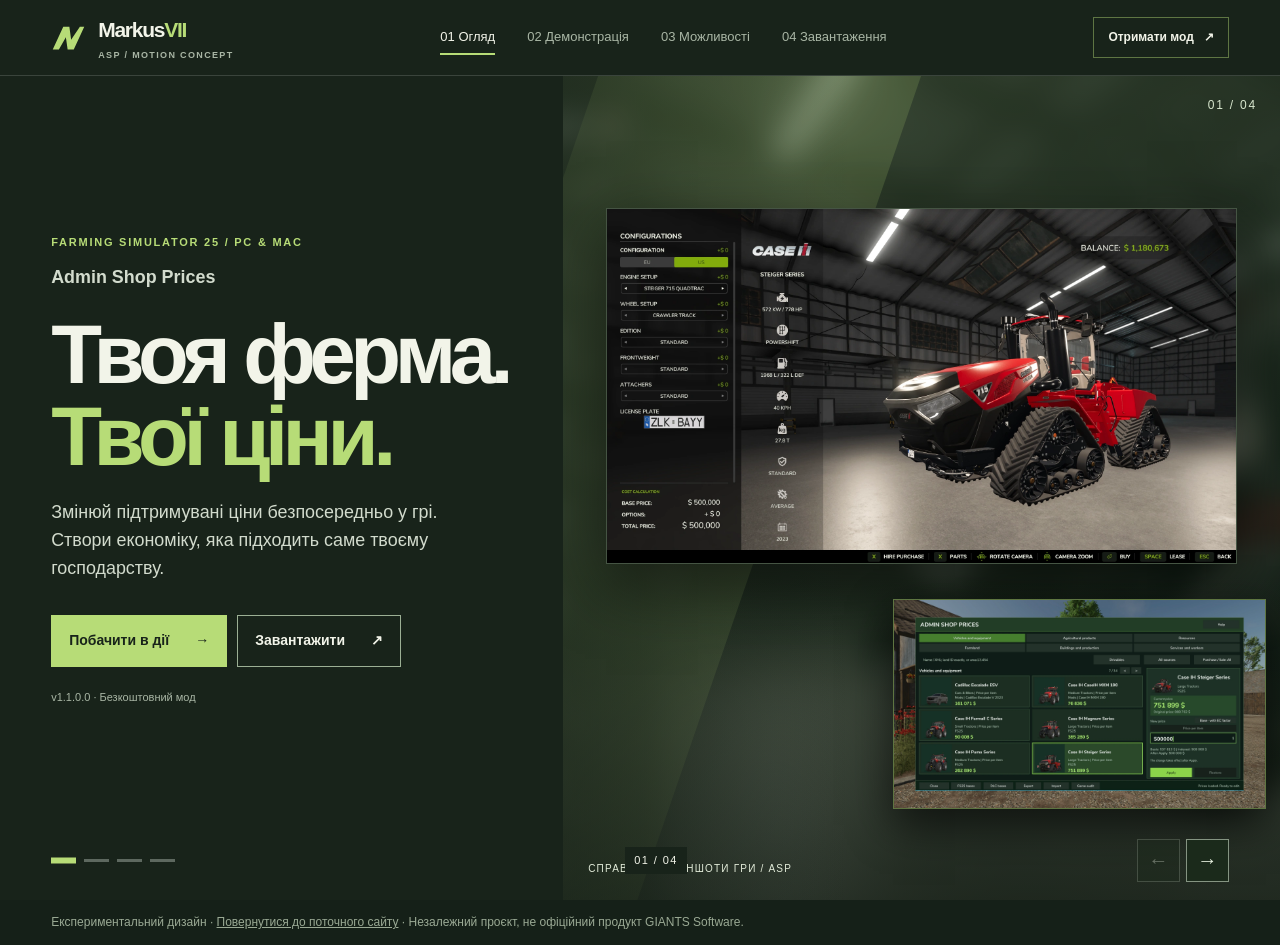
<file: prototype.html>
<!doctype html>
<html lang="uk"><head><meta charset="utf-8"><meta name="viewport" content="width=device-width,initial-scale=1"><meta name="robots" content="noindex,follow"><meta name="theme-color" content="#18231a"><title>ASP — Motion Concept / MarkusVII</title><link rel="icon" href="site-icon.svg" type="image/svg+xml">
<style>
:root{color-scheme:dark;--forest:#18231a;--forest2:#26392b;--green:#b7dc77;--paper:#e5e9d9;--ink:#18231a;--white:#f2f4e9;--muted:#a9b6a5;--line:#ffffff26;--ease:cubic-bezier(.22,1,.36,1);--header:76px}
*{box-sizing:border-box}body{margin:0;background:var(--forest);color:var(--white);font:16px/1.55 Arial,Helvetica,sans-serif}a{color:inherit;text-decoration:none}button{font:inherit;color:inherit;cursor:pointer}button,a{-webkit-tap-highlight-color:transparent}button:focus-visible,a:focus-visible{outline:2px solid #b7dc77;outline-offset:5px}h1,h2,h3,p{margin:0}h1,h2{font-weight:700;line-height:.98;letter-spacing:-.065em}img{display:block;width:100%;height:auto}button{border:0;background:none}::selection{background:var(--green);color:var(--ink)}
.header{position:relative;z-index:25;display:flex;align-items:center;justify-content:space-between;gap:24px;padding:0 clamp(18px,4vw,64px);height:var(--header);background:#18231a;border-bottom:1px solid var(--line)}.brand{display:flex;align-items:center;gap:12px;font-weight:800;font-size:21px;letter-spacing:-.06em;white-space:nowrap}.brand svg{width:35px;height:28px}.brand em{font-style:normal;color:var(--green)}.nav{display:flex;gap:clamp(8px,2.5vw,35px);align-items:center}.nav button{padding:15px 0;font-size:13px;position:relative;color:var(--muted);white-space:nowrap}.nav button:after{position:absolute;content:"";height:2px;bottom:8px;left:0;right:0;transform:scaleX(0);transform-origin:left;background:var(--green);transition:transform .55s var(--ease)}.nav button[aria-current]{color:var(--white)}.nav button[aria-current]:after,.nav button:hover:after{transform:scaleX(1)}.head-action{display:flex;align-items:center;gap:10px;border:1px solid #b7dc7770;border-radius:0;padding:10px 14px;font-size:12px;font-weight:700;white-space:nowrap}.head-action:hover{background:var(--green);color:var(--ink)}.concept{font-size:9px;letter-spacing:.15em;color:var(--muted);display:block;line-height:1.2;margin-top:3px}
.stage{position:relative;isolation:isolate;min-height:calc(100svh - var(--header));overflow:hidden}.js .stage{height:calc(100svh - var(--header));min-height:580px}.slide{position:relative;display:grid;min-height:calc(100svh - var(--header));grid-template-columns:44% 56%;overflow:hidden;background:var(--forest);isolation:isolate}.js .slide{position:absolute;inset:0;display:none;min-height:0}.js .slide.active,.js .slide.leaving{display:grid}.js .slide.active{z-index:3}.js .slide.leaving{z-index:2;pointer-events:none}.slide.paper{background:var(--paper);color:var(--ink)}.slide.green{background:#354b37}.slide:last-of-type{background:#1a261c}
.copy{z-index:5;position:relative;display:flex;flex-direction:column;justify-content:center;padding:clamp(30px,5vw,85px) clamp(20px,4vw,64px);padding-bottom:100px}.eyebrow{font-size:11px;letter-spacing:.16em;font-weight:700;color:var(--green);text-transform:uppercase}.paper .eyebrow{color:#48683e}.copy h1,.copy h2{font-size:clamp(50px,6.5vw,105px);margin:22px 0;max-width:660px}.copy h1 span,.copy h2 span{display:block;color:var(--green)}.paper h2 span{color:#42623b}.copy p{max-width:440px;color:#d2dbcd;font-size:clamp(15px,1.4vw,19px)}.paper .copy p{color:#4c5c4a}.name{font-weight:750;font-size:16px;margin-top:13px}.actions{display:flex;flex-wrap:wrap;gap:10px;margin-top:32px}.cta{display:inline-flex;min-height:52px;align-items:center;justify-content:center;gap:26px;border:1px solid #9baf94;background:transparent;font-size:14px;font-weight:750;padding:13px 17px;position:relative;overflow:hidden;isolation:isolate}.cta:after{content:"";position:absolute;inset:0;z-index:-1;background:var(--green);transform:translateX(-110%) skewX(-20deg);transition:transform .55s var(--ease)}.cta:hover:after,.cta:focus-visible:after{transform:translateX(0)}.cta:hover{color:var(--ink);border-color:var(--green)}.cta.main{color:var(--ink);background:var(--green);border-color:var(--green)}.cta.main:after{background:#e4efcc}.paper .cta{border-color:#65765c;color:var(--ink)}.paper .cta.main{background:#243c28;border-color:#243c28;color:var(--white)}.paper .cta.main:hover{color:var(--ink)}.arr{display:inline-block;transition:transform .4s var(--ease)}.cta:hover .arr{transform:translateX(5px)}.meta{font-size:11px!important;color:var(--muted)!important;margin-top:22px}
.visual{position:relative;overflow:hidden;isolation:isolate;background:#0e170f}.visual:before{position:absolute;content:"";inset:0;background:linear-gradient(140deg,#58754a,#152b1c 75%);opacity:.65;z-index:-1}.visual .backdrop{position:absolute;inset:0;width:100%;height:100%;object-fit:cover;opacity:.32;filter:blur(12px) saturate(.6);transform:scale(1.15)}.visual:after{content:"";position:absolute;inset:0;z-index:2;pointer-events:none;background:linear-gradient(90deg,#18231a90,transparent 40%),linear-gradient(0deg,#10181099,transparent 40%)}.paper .visual:after{background:linear-gradient(0deg,#0f1e12aa,transparent 45%)}.visual .blade{position:absolute;z-index:1;background:#b7dc77;opacity:.17;width:45%;height:125%;left:-16%;top:-10%;transform:skewX(-19deg)}.visual .screenshot{position:absolute;z-index:3;top:19%;left:6%;width:88%;height:62%;object-fit:contain;filter:drop-shadow(0 20px 24px #0008)}.visual .screen-frame{position:absolute;z-index:3;top:16%;left:6%;width:88%;border:1px solid #c3e4b84a;background:#111a13;box-shadow:0 22px 60px #0008}.screen-frame img{aspect-ratio:16/9;object-fit:contain}.visual .float-frame{position:absolute;z-index:4;right:2%;bottom:11%;width:52%;border:1px solid #b7dc7777;background:#111a13;box-shadow:0 16px 40px #0009}.float-frame img{aspect-ratio:16/9;object-fit:contain}.visual-tag{position:absolute;z-index:6;bottom:24px;left:25px;font-size:10px;letter-spacing:.12em;color:#e2ebd9;text-transform:uppercase}.visual-num{position:absolute;right:23px;top:20px;z-index:6;font-size:12px;letter-spacing:.15em;color:#d8e7ce}
/* physical page changes, not merely fading text */
.wipe{position:absolute;inset:-3px;z-index:12;pointer-events:none;background:#b7dc77;transform:translateX(-105%) skewX(-12deg);opacity:0}.wipe.go{animation:blade .88s cubic-bezier(.77,0,.18,1) both}.js .slide.entering{animation:slide-mask .88s var(--ease) both}.js .slide.entering .copy{animation:copy-in .85s .13s var(--ease) both}.js .slide.entering .visual{animation:visual-in .95s .07s var(--ease) both}.js .slide.entering .float-frame{animation:float-in 1s .15s var(--ease) both}.js .slide.leaving{animation:slide-out .88s var(--ease) both}
@keyframes blade{0%{opacity:1;transform:translateX(-130%) skewX(-12deg)}45%{transform:translateX(0) skewX(-12deg)}100%{opacity:1;transform:translateX(130%) skewX(-12deg)}}@keyframes slide-mask{0%{clip-path:polygon(0 0,0 0,0 100%,0 100%)}100%{clip-path:polygon(0 0,100% 0,100% 100%,0 100%)}}@keyframes copy-in{from{opacity:0;transform:translateX(-35px)}to{opacity:1;transform:none}}@keyframes visual-in{from{transform:scale(1.08) translateX(3%);opacity:.3}to{transform:none;opacity:1}}@keyframes float-in{from{transform:translateY(45px);opacity:0}to{transform:none;opacity:1}}@keyframes slide-out{to{transform:scale(.98) translateX(-2%);opacity:.4}}
.bottom-controls{position:absolute;z-index:15;bottom:0;left:0;right:0;display:flex;align-items:center;justify-content:space-between;gap:15px;padding:18px clamp(18px,4vw,64px);pointer-events:none}.bottom-controls>*{pointer-events:auto}.step-dots{display:flex;gap:8px;align-items:center}.step-dots button{width:25px;height:20px;padding:0;display:grid;align-items:center}.step-dots button:before{content:"";height:3px;background:#9ba69c88;width:100%;transition:background .3s,transform .4s}.step-dots button[aria-current]:before{background:var(--green);transform:scaleY(2)}.step-count{font-size:11px;letter-spacing:.13em;color:var(--white);mix-blend-mode:normal;background:#18231a;padding:5px 9px}.step-arrows{display:flex;gap:6px}.step-arrows button{height:43px;width:43px;border:1px solid #c5d2c0a0;background:#1b2a1be8;color:#e6f0df;font-size:20px;transition:background .3s,color .3s,transform .3s}.step-arrows button:hover{background:var(--green);color:var(--ink);transform:translateY(-2px)}.step-arrows button:disabled{opacity:.35;cursor:default;transform:none}.stage:not(.js-ready) .bottom-controls{display:none}.mini-label{font-size:10px;letter-spacing:.1em;text-transform:uppercase;color:var(--muted)}
/* gallery frames overlap and replace each other */
.gallery-ui{position:absolute;z-index:7;bottom:13%;left:7%;right:7%;display:flex;align-items:center;justify-content:space-between;gap:8px}.gallery-ui button{background:#1c2c20e8;border:1px solid #b7dc7770;padding:8px 12px;font-size:12px;font-weight:700}.gallery-ui button[aria-pressed=true]{background:var(--green);color:var(--ink)}.gallery-window{position:absolute;z-index:4;top:16%;left:6%;right:6%;height:62%;background:#0f1711;border:1px solid #a3bc8b60;overflow:hidden;box-shadow:0 25px 50px #0008}.gallery-window img{position:absolute;inset:0;width:100%;height:100%;object-fit:contain}.gallery-window img.new{z-index:2;animation:gallery-in .65s var(--ease) both}.gallery-window img.old{animation:gallery-out .65s var(--ease) both}@keyframes gallery-in{from{clip-path:inset(0 0 0 100%);transform:scale(1.03)}to{clip-path:inset(0);transform:none}}@keyframes gallery-out{to{transform:scale(.95);opacity:.45}}
/* a real detail panel slides over the content */
.category-list{display:grid;gap:0;margin-top:22px;max-width:460px}.category-list button{display:flex;text-align:left;align-items:center;gap:12px;padding:11px 0;border-bottom:1px solid #ffffff24;font-size:14px;font-weight:700}.category-list button span:first-child{font-size:10px;color:var(--green)}.category-list button span:last-child{margin-left:auto;transition:transform .4s var(--ease)}.category-list button:hover span:last-child{transform:translateX(6px)}.category-list button:hover{color:var(--green)}
.detail{position:absolute;z-index:18;inset:0;display:grid;grid-template-columns:1fr 1.05fr;pointer-events:none;visibility:hidden}.detail.open,.detail.closing{visibility:visible;pointer-events:auto}.detail-shade{background:#0b130c9c;backdrop-filter:blur(5px);opacity:0;transition:opacity .45s}.detail.open .detail-shade{opacity:1}.detail-panel{background:var(--paper);color:var(--ink);display:flex;flex-direction:column;justify-content:center;padding:clamp(22px,5vw,75px);transform:translateX(105%);transition:transform .7s var(--ease);position:relative;overflow:auto}.detail.open .detail-panel{transform:none}.detail-panel h3{font-size:clamp(35px,5vw,70px);line-height:1.02;letter-spacing:-.055em;margin:18px 0}.detail-panel p{color:#455743;font-size:17px;max-width:490px}.detail-panel .eyebrow{color:#42623b}.detail-close{position:absolute;top:20px;right:20px;border:1px solid #62745e;padding:8px 14px;font-size:14px}.detail-close:hover{background:#243c28;color:var(--white)}.detail-image{margin-top:25px;border:1px solid #6b7c62;background:#18231a;max-height:40vh;object-fit:contain}.detail-image[hidden]{display:none}.detail-icon{margin-top:24px;border-top:1px solid #96a18b;padding-top:14px;font-size:12px;color:#52634b}
.end-links{display:grid;gap:1px;background:#ffffff1f;margin-top:25px;max-width:440px}.end-links a{background:#1a261c;display:flex;justify-content:space-between;padding:13px 0;font-size:14px}.end-links a:hover{color:var(--green)}.end-card{position:absolute;z-index:4;top:16%;bottom:16%;left:10%;right:10%;display:flex;flex-direction:column;justify-content:center;padding:clamp(22px,4vw,60px);border:1px solid #9aaf8988;background:#1e3425e8}.end-card .big{font-size:clamp(65px,10vw,165px);line-height:.9;color:var(--green);letter-spacing:-.08em;font-weight:800}.end-card p{margin-top:20px;color:#c8d7c1;max-width:320px}.end-card .rule{height:1px;background:#b7dc7755;margin:23px 0}.end-card small{letter-spacing:.14em;font-size:11px;text-transform:uppercase}
.notice{font-size:12px;color:#9aa994;padding:13px clamp(18px,4vw,64px);background:#152018}.notice a{text-decoration:underline}
@media(max-width:900px){:root{--header:104px}.header{height:auto;min-height:var(--header);flex-wrap:wrap;gap:0;padding-top:12px;padding-bottom:8px}.nav{order:3;width:100%;overflow:auto;justify-content:space-between;gap:15px}.nav button{padding:10px 0;font-size:12px}.nav button:after{bottom:4px}.js .stage{height:auto;min-height:0}.slide,.js .slide.active,.js .slide.leaving{grid-template-columns:1fr}.js .slide{position:relative;min-height:0}.js .slide.leaving{position:absolute;inset:0}.copy{padding:40px 20px 32px;min-height:0}.copy h1,.copy h2{font-size:clamp(47px,9vw,80px);margin:15px 0}.copy p{font-size:16px}.visual{min-height:380px;min-height:clamp(320px,70vw,500px);padding-bottom:55px}.visual-tag{bottom:67px;left:16px}.gallery-ui{bottom:18%}.visual .float-frame{bottom:20%}.bottom-controls{padding:10px 17px}.detail{grid-template-columns:0 1fr}.detail-panel{padding:55px 22px 25px}.detail-image{max-height:35vh}.detail-shade{display:none}.category-list button{padding:9px 0}.notice{font-size:11px}.end-card{top:10%;bottom:19%}.step-dots button{width:19px}}
@media(max-width:420px){.brand{font-size:18px}.brand svg{width:29px}.head-action{font-size:11px;padding:8px}.nav{gap:11px}.nav button{font-size:11px}.actions{margin-top:22px;gap:7px}.cta{font-size:13px;gap:13px;min-height:46px;padding:10px 12px}.copy h1,.copy h2{font-size:47px}.gallery-ui{left:4%;right:4%;gap:3px}.gallery-ui button{padding:7px;font-size:11px}}
@media(prefers-reduced-motion:reduce){*,*:before,*:after{animation-duration:.001ms!important;transition-duration:.001ms!important;scroll-behavior:auto!important}.wipe{display:none}}
</style></head><body>
<header class="header"><a class="brand" href="prototype.html"><svg viewBox="0 0 40 32" aria-hidden="true"><path fill="#b7dc77" d="M2 29 14 3h7l2 15L33 3h5L26 29h-7l-2-14L9 29z"/></svg><span>Markus<em>VII</em><small class="concept">ASP / MOTION CONCEPT</small></span></a><nav class="nav" aria-label="Розділи"><button type="button" data-go="0" aria-current="page">01 Огляд</button><button type="button" data-go="1">02 Демонстрація</button><button type="button" data-go="2">03 Можливості</button><button type="button" data-go="3">04 Завантаження</button></nav><button class="head-action" type="button" data-go="3">Отримати мод <span>↗</span></button></header>
<main class="stage" id="stage">
<section class="slide active" id="overview" aria-label="Огляд"><div class="copy"><span class="eyebrow">Farming Simulator 25 / PC &amp; Mac</span><p class="name">Admin Shop Prices</p><h1>Твоя ферма.<span>Твої ціни.</span></h1><p>Змінюй підтримувані ціни безпосередньо у грі. Створи економіку, яка підходить саме твоєму господарству.</p><div class="actions"><button class="cta main" type="button" data-go="1">Побачити в дії <span class="arr">→</span></button><button class="cta" type="button" data-go="3">Завантажити <span class="arr">↗</span></button></div><p class="meta">v1.1.0.0 · Безкоштовний мод</p></div><div class="visual"><img class="backdrop" src="assets/screenshots/02-vehicle-price-in-shop.webp" alt=""><div class="blade"></div><div class="screen-frame"><img src="assets/screenshots/02-vehicle-price-in-shop.webp" alt="Ціна техніки в магазині FS25"></div><div class="float-frame"><img src="assets/screenshots/01-vehicle-price-editor.webp" alt="Редактор цін ASP"></div><span class="visual-num">01 / 04</span><span class="visual-tag">Справжні скриншоти гри / ASP</span></div></section>
<section class="slide paper" id="experience" aria-label="Демонстрація"><div class="copy"><span class="eyebrow">02 / Experience</span><h2>Зміни ціну.<span>Побач результат.</span></h2><p id="gallery-copy">Встанови базову ціну Case IH Steiger на $500 000 у редакторі та побач результат у магазині техніки.</p><div class="actions"><button type="button" class="cta main" id="gallery-next">Наступний приклад <span class="arr">→</span></button><button type="button" class="cta" id="gallery-full">На весь екран <span class="arr">⤢</span></button></div></div><div class="visual"><img class="backdrop gallery-bg" src="assets/screenshots/01-vehicle-price-editor.webp" alt=""><div class="blade"></div><div class="gallery-window"><img src="assets/screenshots/01-vehicle-price-editor.webp" alt="Редактор ціни техніки"></div><div class="gallery-ui"><button type="button" data-shot="0" aria-pressed="true">Техніка</button><button type="button" data-shot="2" aria-pressed="false">Земля</button><button type="button" data-shot="4" aria-pressed="false">Послуги</button><button type="button" id="gallery-toggle">Результат →</button></div><span class="visual-num" id="shot-num">01 / 06</span><span class="visual-tag" id="shot-label">Редактор ціни техніки</span></div></section>
<section class="slide green" id="features" aria-label="Можливості"><div class="copy"><span class="eyebrow">03 / Control</span><h2>Один редактор.<span>Шість категорій.</span></h2><p>Обери категорію, щоб відкрити її окрему панель.</p><div class="category-list"><button type="button" data-detail="0"><span>01</span>Техніка та обладнання<span>↗</span></button><button type="button" data-detail="1"><span>02</span>Сільгосппродукція<span>↗</span></button><button type="button" data-detail="2"><span>03</span>Ресурси<span>↗</span></button><button type="button" data-detail="3"><span>04</span>Земля<span>↗</span></button><button type="button" data-detail="4"><span>05</span>Будівлі та виробництва<span>↗</span></button><button type="button" data-detail="5"><span>06</span>Послуги та працівники<span>↗</span></button></div></div><div class="visual"><img class="backdrop" src="assets/screenshots/06-on-map-production-editor.webp" alt=""><div class="blade"></div><div class="screen-frame"><img src="assets/screenshots/06-on-map-production-editor.webp" alt="Редактор виробництв ASP"></div><div class="float-frame"><img src="assets/screenshots/05-services-and-workers.webp" alt="Редактор послуг і працівників"></div><span class="visual-num">03 / 04</span><span class="visual-tag">BASE / FIXED · Economy Control optional</span></div></section>
<section class="slide" id="download" aria-label="Завантаження"><div class="copy"><span class="eyebrow">04 / Download</span><h2>Керуй<span>своїми цінами.</span></h2><p>Завантаж ZIP з KingMods, помісти його в папку mods Farming Simulator 25 без розпакування та увімкни мод у збереженні.</p><div class="actions"><a class="cta main" href="https://www.kingmods.net/ru/fs25/mods/84435/tseny-magazina-administratora">KingMods <span class="arr">↗</span></a><a class="cta" href="https://github.com/MarkusVII/FS25_AdminShopPrices/blob/main/README.uk.md">Документація <span class="arr">↗</span></a></div><div class="end-links"><a href="https://github.com/MarkusVII/FS25_AdminShopPrices/issues">Повідомити про помилку <span>↗</span></a><a href="https://markusvii.github.io/FS25_EconomyControl/">Economy Control <span>↗</span></a><a href="https://donatello.to/MarkusVII">Добровільна підтримка <span>↗</span></a></div></div><div class="visual"><div class="blade"></div><div class="end-card"><small>Admin Shop Prices</small><div class="big">ASP.</div><div class="rule"></div><small>v1.1.0.0 / PC &amp; Mac</small><p>Безкоштовний незалежний мод. Сумісність із виділеним сервером та віддаленим клієнтом ще не перевірена в реальній багатокористувацькій грі.</p></div><span class="visual-num">04 / 04</span></div></section>
<div class="wipe" aria-hidden="true"></div><div class="bottom-controls"><div class="step-dots" aria-label="Перейти до розділу"><button data-go="0" aria-label="Огляд" aria-current="step"></button><button data-go="1" aria-label="Демонстрація"></button><button data-go="2" aria-label="Можливості"></button><button data-go="3" aria-label="Завантаження"></button></div><div class="step-count" aria-live="polite">01 / 04</div><div class="step-arrows"><button id="prev" type="button" aria-label="Попередній розділ" disabled>←</button><button id="next" type="button" aria-label="Наступний розділ">→</button></div></div>
<div class="detail" role="dialog" aria-modal="true" aria-labelledby="detail-title" inert><button class="detail-shade" type="button" aria-label="Закрити панель"></button><div class="detail-panel"><button class="detail-close" type="button">Закрити ×</button><span class="eyebrow" id="detail-number"></span><h3 id="detail-title"></h3><p id="detail-copy"></p><img class="detail-image" alt="" hidden><div class="detail-icon">Admin Shop Prices · Farming Simulator 25</div></div></div>
</main><div class="notice">Експериментальний дизайн · <a href="./uk.html">Повернутися до поточного сайту</a> · Незалежний проєкт, не офіційний продукт GIANTS Software.</div>
<dialog id="full" style="max-width:94vw;max-height:94vh;background:#18231a;color:#e5e9d9;border:1px solid #b7dc77;padding:12px"><form method="dialog" style="display:flex;justify-content:flex-end;margin-bottom:10px"><button class="cta" value="close">Закрити ×</button></form><img alt="" style="max-width:85vw;max-height:80vh;object-fit:contain"></dialog>
<noscript><style>.nav,.head-action,.bottom-controls,.category-list,.gallery-ui,.copy button,.detail{display:none!important}</style><p>Для інтерактивного макета потрібен JavaScript. <a href="./uk.html">Поточна версія сайту</a>.</p></noscript>
<script>
(()=>{'use strict';const $=(s,r=document)=>r.querySelector(s),$$=(s,r=document)=>Array.from(r.querySelectorAll(s));const stage=$('#stage'),slides=$$('.slide'),wipe=$('.wipe'),nav=$$('.nav button'),dots=$$('.step-dots button'),prev=$('#prev'),next=$('#next'),counter=$('.step-count');const reduce=matchMedia('(prefers-reduced-motion: reduce)');let current=0,transitionId=0,transitionTimer=0;const overlay=$('.detail');let detailOpen=false,detailTimer=0,returnFocus=null;document.documentElement.classList.add('js');stage.classList.add('js-ready');
function paintNav(){nav.forEach((b,i)=>i===current?b.setAttribute('aria-current','page'):b.removeAttribute('aria-current'));dots.forEach((b,i)=>i===current?b.setAttribute('aria-current','step'):b.removeAttribute('aria-current'));prev.disabled=current===0;next.disabled=current===3;counter.textContent='0'+(current+1)+' / 04';slides.forEach((s,i)=>{s.inert=i!==current;s.setAttribute('aria-hidden',String(i!==current))})}
function go(i,focus=false){if(!Number.isInteger(i)||i<0||i>=slides.length||i===current||detailOpen)return;clearTimeout(transitionTimer);const token=++transitionId,old=slides[current],fresh=slides[i];slides.forEach(s=>s.classList.remove('active','entering','leaving'));old.classList.add('leaving');fresh.classList.add('active','entering');current=i;paintNav();if(focus){fresh.querySelector('h1,h2').setAttribute('tabindex','-1');fresh.querySelector('h1,h2').focus({preventScroll:true})}else if(old.contains(document.activeElement)){nav[i].focus({preventScroll:true})}if(!reduce.matches){wipe.classList.remove('go');void wipe.offsetWidth;wipe.classList.add('go')}transitionTimer=setTimeout(()=>{if(token!==transitionId)return;old.classList.remove('leaving');fresh.classList.remove('entering');wipe.classList.remove('go')},reduce.matches?0:920);if(innerWidth<=900)window.scrollTo({top:0,behavior:reduce.matches?'instant':'smooth'})}
$$('[data-go]').forEach(b=>b.addEventListener('click',()=>go(Number(b.dataset.go))));prev.addEventListener('click',()=>go(current-1));next.addEventListener('click',()=>go(current+1));paintNav();
const images=['01-vehicle-price-editor.webp','02-vehicle-price-in-shop.webp','03-farmland-price-editor.webp','04-farmland-price-on-map.webp','05-services-and-workers.webp','06-on-map-production-editor.webp'].map(x=>'assets/screenshots/'+x);const captions=['Редактор ціни техніки','Магазин техніки','Редактор ціни землі','Карта земельних ділянок','Послуги та працівники','Виробництва на карті'];const descriptions=['Встанови базову ціну Case IH Steiger на $500 000 у редакторі та побач результат у магазині техніки.','Встанови ціну ділянки 48 на $100 000 і побач оновлене значення на карті.','Змінюй підтримувані витрати на послуги та ціни виробництв, зокрема вже розміщених на карті.'];let shot=0,shotToken=0;const gallery=$('.gallery-window');
function showShot(n){n=(n+6)%6;if(n===shot)return;shot=n;const token=++shotToken;let old=$$('img',gallery);old.forEach((e,i)=>{if(i<old.length-1)e.remove();else{e.classList.remove('new');e.classList.add('old')}});const img=new Image();img.src=images[n];img.alt=captions[n];img.className='new';gallery.append(img);$('.gallery-bg').src=images[n];$('#gallery-copy').textContent=descriptions[Math.floor(n/2)];$('#shot-num').textContent='0'+(n+1)+' / 06';$('#shot-label').textContent=captions[n];$$('[data-shot]').forEach(b=>b.setAttribute('aria-pressed',String(Number(b.dataset.shot)===Math.floor(n/2)*2)));$('#gallery-toggle').textContent=n>=4?(n%2?'← Послуги':'Виробництва →'):(n%2?'← Редактор':'Результат →');setTimeout(()=>{if(token!==shotToken)return;$$('img',gallery).forEach(e=>{if(e!==img)e.remove()});img.classList.remove('new')},reduce.matches?0:700)}
$$('[data-shot]').forEach(b=>b.addEventListener('click',()=>showShot(Number(b.dataset.shot))));$('#gallery-toggle').addEventListener('click',()=>showShot(shot^1));$('#gallery-next').addEventListener('click',()=>showShot((Math.floor(shot/2)*2+2)%6));const full=$('#full');$('#gallery-full').addEventListener('click',()=>{if(!full.showModal){location.href=images[shot];return}const im=$('img',full);im.src=images[shot];im.alt=captions[shot];full.showModal()});
const details=[['Техніка та обладнання','Змінюй підтримувані ціни техніки й обладнання в магазині.',0],['Сільгосппродукція','Керуй підтримуваними цінами купівлі та продажу окремо.',null],['Ресурси','Налаштовуй підтримувані ціни пального, матеріалів і поповнення запасів.',null],['Земля','Встановлюй підтримувані ціни ділянок відповідно до своєї економіки.',2],['Будівлі та виробництва','Редагуй підтримувані ціни виробництв, зокрема вже розміщених на карті.',5],['Послуги та працівники','Керуй підтримуваними витратами на працівників, доставку та послуги.',4]];
function openDetail(i,b){if(detailOpen)return;clearTimeout(detailTimer);returnFocus=b;const d=details[i];$('#detail-number').textContent='0'+(i+1)+' / 06';$('#detail-title').textContent=d[0];$('#detail-copy').textContent=d[1];const img=$('.detail-image');img.hidden=d[2]===null;if(d[2]!==null){img.src=images[d[2]];img.alt=captions[d[2]]}overlay.inert=false;overlay.classList.remove('closing');overlay.classList.add('open');detailOpen=true;slides[current].inert=true;$('.header').inert=true;$('.bottom-controls').inert=true;$('.detail-close').focus({preventScroll:true})}
function closeDetail(){if(!detailOpen)return;detailOpen=false;overlay.classList.add('closing');overlay.classList.remove('open');overlay.inert=true;slides[current].inert=false;$('.header').inert=false;$('.bottom-controls').inert=false;if(returnFocus)returnFocus.focus({preventScroll:true});detailTimer=setTimeout(()=>overlay.classList.remove('closing'),reduce.matches?0:720)}
$$('[data-detail]').forEach(b=>b.addEventListener('click',()=>openDetail(Number(b.dataset.detail),b)));$('.detail-close').addEventListener('click',closeDetail);$('.detail-shade').addEventListener('click',closeDetail);
document.addEventListener('keydown',e=>{if(full.open)return;if(detailOpen){if(e.key==='Escape'){e.preventDefault();closeDetail()}if(e.key==='Tab'){e.preventDefault();$('.detail-close').focus()}return}if(e.target.closest('button,a,input,select,textarea'))return;if(e.key==='ArrowRight'){e.preventDefault();go(current+1,true)}else if(e.key==='ArrowLeft'){e.preventDefault();go(current-1,true)}});
})();
</script></body></html>
</file>
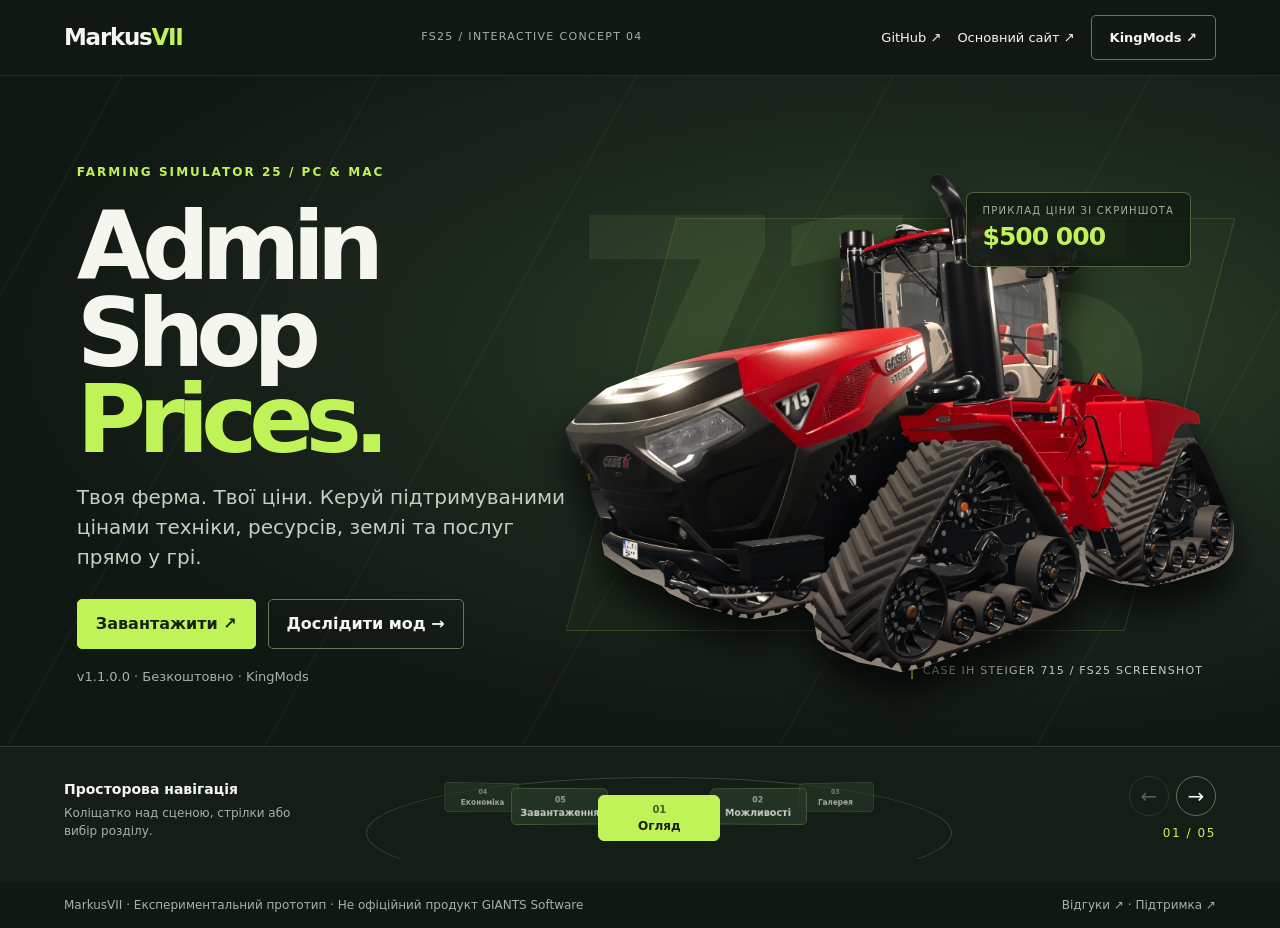
<file: spatial.html>
<!doctype html><html lang="uk"><head><meta charset="utf-8"><meta name="viewport" content="width=device-width,initial-scale=1"><meta name="robots" content="noindex,follow"><title>Admin Shop Prices — Spatial concept | MarkusVII</title><meta name="theme-color" content="#111713"><link rel="icon" href="site-icon.svg"><style>:root{color-scheme:dark;--bg:#111713;--ink:#f5f6ed;--lime:#c0f358;--muted:#a5b3a0;--line:#3a4b39;--ease:cubic-bezier(.2,.82,.2,1)}*{box-sizing:border-box}html{scroll-behavior:smooth}body{margin:0;background:var(--bg);color:var(--ink);font:16px/1.5 system-ui,-apple-system,"Segoe UI",sans-serif}button,a{font:inherit;color:inherit}button{cursor:pointer}a{text-decoration:none}button:focus-visible,a:focus-visible{outline:2px solid var(--lime);outline-offset:5px}h1,h2,h3,p{margin:0}img{display:block;width:100%;height:auto}.shell{max-width:1600px;margin:auto;position:relative}.top{height:76px;display:flex;align-items:center;justify-content:space-between;gap:20px;padding:0 5vw;border-bottom:1px solid #ffffff16;position:relative;z-index:20;background:#111713}.brand{font-size:23px;font-weight:850;letter-spacing:-.055em}.brand b{color:var(--lime)}.top .small{font-size:11px;letter-spacing:.12em;color:var(--muted);text-transform:uppercase}.top-actions{display:flex;gap:16px;align-items:center;font-size:13px}.top-actions a:hover{color:var(--lime)}.button{border:1px solid #657758;border-radius:5px;padding:12px 18px;display:inline-flex;align-items:center;justify-content:center;gap:10px;font-weight:750;background:transparent;position:relative;isolation:isolate;overflow:hidden;transition:color .3s,border-color .3s,transform .4s var(--ease)}.button:before{content:"";position:absolute;inset:0;z-index:-1;background:var(--lime);transform:translateX(-105%) skewX(-14deg);transition:transform .5s var(--ease)}.button:hover:before{transform:none}.button:hover{color:#18220e;border-color:var(--lime)}.button.primary{background:var(--lime);color:#18220e;border-color:var(--lime)}.button.primary:before{background:#e8ffb0}.stage{position:relative;isolation:isolate;min-height:620px;overflow:hidden;perspective:1450px;background:radial-gradient(ellipse at 73% 40%,#30452a 0%,#1d291e 34%,#111713 72%)}.stage:before{content:"";position:absolute;inset:0;z-index:-2;background:repeating-linear-gradient(119deg,transparent 0 105px,#c9f28209 106px 107px,transparent 108px 225px)}.world{position:relative;min-height:620px;transform-style:preserve-3d}.scene{padding:clamp(32px,5vw,78px) 6vw 36px;position:relative;min-height:620px;display:grid;align-items:center;gap:26px}.scene[hidden]{display:none}.js .scene{position:absolute;inset:0;visibility:hidden;opacity:0;pointer-events:none;transform:translate3d(12%,3%,-350px) rotateY(-12deg) scale(.85);transition:transform .85s var(--ease),opacity .65s,visibility .85s;transform-origin:50% 50%;overflow:auto}.js .scene.active{visibility:visible;opacity:1;pointer-events:auto;transform:none;z-index:2}.js .scene.leaving{visibility:visible;opacity:0;transform:translate3d(-10%,0,-400px) rotateY(13deg) scale(.82);z-index:1}.js .scene.reverse.leaving{transform:translate3d(10%,0,-400px) rotateY(-13deg) scale(.82)}.js .scene.reverse:not(.active):not(.leaving){transform:translate3d(-12%,0,-350px) rotateY(12deg) scale(.85)}.scene-inner{position:relative;z-index:3}.hero{grid-template-columns:.9fr 1.1fr}.eyebrow{font-size:12px;color:var(--lime);font-weight:800;letter-spacing:.17em;text-transform:uppercase}.hero h1{font-size:clamp(53px,7.4vw,118px);line-height:.91;letter-spacing:-.085em;margin:22px 0 20px;position:relative;z-index:2}.hero h1 span{display:block;color:var(--lime)}.lead{max-width:510px;color:#c6d0c0;font-size:clamp(16px,1.7vw,20px)}.actions{display:flex;gap:12px;flex-wrap:wrap;margin-top:27px}.version{font-size:13px;color:var(--muted);margin-top:18px}.vehicle-space{position:relative;min-width:0;min-height:430px;display:grid;place-items:center;isolation:isolate;--mx:0px;--my:0px}.vehicle-space:before{content:"";width:92%;height:76%;position:absolute;z-index:-1;border:1px solid #a2ca6d30;transform:skewX(-15deg);background:linear-gradient(135deg,#6d9a3918,transparent)}.big-type{position:absolute;font-size:clamp(140px,25vw,380px);line-height:.8;letter-spacing:-.11em;font-weight:900;color:#d0f69c12;top:10%;left:-5%;z-index:-1}.tractor{width:118%;max-width:850px;overflow:visible;filter:drop-shadow(0 24px 18px #000b);transform:translate3d(var(--mx),var(--my),0);transition:transform .5s var(--ease);z-index:2}.vehicle-label{position:absolute;right:0;bottom:3%;color:#c5d2bb;letter-spacing:.11em;font-size:11px;text-transform:uppercase;border-left:2px solid var(--lime);padding-left:10px}.hero-price{position:absolute;top:7%;right:2%;border:1px solid #a8c98166;background:#111a12c9;backdrop-filter:blur(10px);padding:10px 16px;border-radius:7px;z-index:3}.hero-price span{display:block;font-size:10px;color:var(--muted);letter-spacing:.12em}.hero-price strong{font-size:25px;color:var(--lime);letter-spacing:-.04em}.diagonal{position:absolute;inset:-15% -25%;z-index:12;pointer-events:none;background:#a9df4b;clip-path:polygon(0 0,27% 0,7% 100%,0 100%);transform:translateX(-55%);opacity:0}.diagonal.run{animation:slash .75s var(--ease) both}.diagonal.reverse{animation-name:slash-reverse}@keyframes slash{0%{transform:translateX(-55%);opacity:1}55%{opacity:1}100%{transform:translateX(130%);opacity:0}}@keyframes slash-reverse{0%{transform:translateX(130%);opacity:1}55%{opacity:1}100%{transform:translateX(-55%);opacity:0}}.scene h2{font-size:clamp(39px,5.4vw,77px);line-height:1.02;letter-spacing:-.065em;margin:10px 0 18px}.feature-scene{grid-template-columns: .8fr 1.2fr}.feature-grid{display:grid;grid-template-columns:repeat(2,minmax(0,1fr));gap:10px;perspective:1000px}.feature{border:1px solid #51664a;background:linear-gradient(135deg,#2c4029,#1c281e);border-radius:8px;padding:18px;text-align:left;min-height:120px;position:relative;overflow:hidden;transition:transform .5s var(--ease),background .4s,border-color .4s}.feature:hover{transform:translate3d(0,-5px,40px);border-color:var(--lime);background:#364e2d}.feature .num{color:var(--lime);font-size:11px;font-weight:800;letter-spacing:.15em}.feature h3{margin-top:13px;font-size:clamp(17px,2vw,24px);letter-spacing:-.035em}.feature .plus{position:absolute;right:14px;bottom:11px;color:var(--lime);font-size:22px}.gallery-scene{grid-template-columns:.65fr 1.35fr}.gallery-stage{position:relative;min-width:0;perspective:1100px}.gallery-photo{padding:0;border:1px solid #687b57;border-radius:9px;background:#101713;overflow:hidden;width:100%;box-shadow:0 20px 55px #0006;transition:transform .5s var(--ease)}.gallery-photo:hover{transform:scale(1.025)}.gallery-photo img{aspect-ratio:16/9;object-fit:contain}.gallery-photo.swap img{animation:picture .65s var(--ease)}@keyframes picture{from{clip-path:polygon(0 0,0 0,0 100%,0 100%);transform:scale(1.08)}to{clip-path:polygon(0 0,100% 0,100% 100%,0 100%);transform:none}}.thumbs{display:grid;grid-template-columns:repeat(6,1fr);gap:7px;margin-top:12px}.thumbs button{border:1px solid #4a6041;border-radius:5px;padding:0;overflow:hidden;background:none;opacity:.6;transition:opacity .3s,transform .4s}.thumbs button[aria-pressed=true],.thumbs button:hover{opacity:1;border-color:var(--lime);transform:translateY(-3px)}.thumbs img{aspect-ratio:16/9;object-fit:cover}.gallery-caption{font-size:13px;color:var(--muted);margin:12px 0}.economy{grid-template-columns:1fr 1fr}.mode-stack{display:grid;gap:14px;position:relative}.mode{background:#233424;border:1px solid #526a47;border-radius:10px;padding:25px;transition:transform .6s var(--ease),border-color .4s}.mode:nth-child(2){margin-left:35px;background:#2c4228}.mode:hover{transform:translateX(-12px);border-color:var(--lime)}.mode h3{font-size:40px;letter-spacing:-.06em;color:var(--lime)}.mode p{color:#cbd6c2}.download{grid-template-columns:1fr 1fr}.steps{padding:0;margin:0;list-style:none;counter-reset:s}.steps li{counter-increment:s;border-bottom:1px solid #ffffff20;padding:20px 0;display:flex;gap:16px;color:#d4ddcb}.steps li:before{content:"0" counter(s);color:var(--lime);font-weight:800}.note{margin-top:15px;font-size:13px;color:var(--muted)}.orbit-deck{position:relative;padding:12px 5vw 23px;background:#151e16;border-top:1px solid #53674466;display:grid;grid-template-columns:minmax(145px,.6fr) minmax(300px,1.8fr) minmax(130px,.5fr);align-items:center;gap:14px;z-index:15}.orbit-guide{font-size:12px;color:var(--muted)}.orbit-guide strong{display:block;font-size:14px;color:var(--ink);margin-bottom:4px}.orbit{position:relative;height:100px;overflow:hidden;perspective:700px}.orbit:before{content:"";position:absolute;left:8%;right:8%;top:18px;height:110px;border:1px solid #526e41;border-radius:50%;opacity:.5}.orb{position:absolute;top:36px;left:50%;width:122px;height:46px;margin-left:-61px;border:1px solid #526b45;background:#243625;border-radius:6px;font-size:12px;font-weight:700;transition:transform .85s var(--ease),opacity .65s,background .4s,color .4s;white-space:nowrap;transform-origin:center}.orb[aria-current=true]{background:var(--lime);color:#17200d;border-color:var(--lime)}.orb span{display:block;font-size:10px;opacity:.7}.controls{display:flex;justify-content:flex-end;gap:7px}.controls button{width:40px;height:40px;border:1px solid #5d7350;background:transparent;border-radius:50%;font-size:20px;transition:background .3s,color .3s}.controls button:hover{background:var(--lime);color:#16200e}.controls button:disabled{opacity:.3;cursor:default}.count{font-size:12px;color:var(--lime);text-align:right;margin-top:8px;letter-spacing:.13em}.foot{padding:14px 5vw;color:var(--muted);font-size:12px;display:flex;gap:15px;flex-wrap:wrap;justify-content:space-between}.foot a:hover{color:var(--lime)}dialog{width:min(850px,94vw);max-height:88vh;overflow:auto;border:1px solid #688251;border-radius:12px;background:#1e2b20;color:var(--ink);padding:clamp(20px,4vw,40px);box-shadow:0 30px 100px #000a}dialog::backdrop{background:#080d09cc;backdrop-filter:blur(8px)}dialog[open]{animation:depth .6s var(--ease)}@keyframes depth{from{opacity:0;transform:scale(.55) translateY(60px) rotateY(-8deg)}to{opacity:1;transform:none}}dialog h2{font-size:clamp(25px,4vw,44px);letter-spacing:-.05em;margin:12px 0}dialog p{color:#cbd7c5}dialog img{max-height:55vh;object-fit:contain;margin-top:18px}.dialog-top{display:flex;justify-content:space-between;align-items:center}.dialog-close{background:transparent;border:1px solid #607753;border-radius:5px;padding:6px 12px}.dialog-close:hover{background:var(--lime);color:#15200e}.dialog-back{font-size:11px;color:var(--lime);letter-spacing:.12em}.no-js{padding:15px;color:var(--muted)}.js .no-js{display:none}@media(min-width:1000px) and (min-height:780px){.stage,.world,.scene{min-height:calc(100svh - 230px)}}@media(max-width:1000px){.hero,.feature-scene,.gallery-scene,.economy,.download{grid-template-columns:1fr}.stage,.world,.scene{min-height:830px}.vehicle-space{min-height:300px;max-width:620px;margin:auto;width:100%}.tractor{width:100%}.hero h1{font-size:clamp(55px,11vw,95px)}.scene{align-content:start}.orbit-deck{grid-template-columns:1fr auto}.orbit{grid-column:1/-1;grid-row:1}.orbit-guide{grid-row:2}.controls{grid-row:2}.top .small{display:none}.gallery-stage{max-width:720px}.feature{min-height:100px}}@media(max-width:600px){.top{height:64px;padding:0 18px}.top-actions{gap:8px}.top-actions .button{display:none}.top-actions a{font-size:12px}.stage,.world,.scene{min-height:720px}.scene{padding:28px 20px 20px;gap:20px}.hero h1{font-size:clamp(48px,13vw,68px)}.vehicle-space{min-height:245px}.hero-price{top:0;right:0}.hero-price strong{font-size:19px}.vehicle-label{font-size:9px}.feature{padding:12px;min-height:91px}.feature h3{margin-top:6px;font-size:17px}.orb{width:100px;margin-left:-50px;font-size:11px}.orbit-deck{padding:8px 14px 17px}.orbit-guide{font-size:11px}.orbit-guide strong{font-size:12px}.mode:nth-child(2){margin-left:15px}.mode{padding:17px}.steps li{padding:12px 0}.top-actions a:first-child{display:none}}@media(prefers-reduced-motion:reduce){*,*:before,*:after{animation-duration:.001ms!important;transition-duration:.001ms!important;scroll-behavior:auto!important}.tractor{transform:none}}</style></head><body><div class="shell"><header class="top"><a class="brand" href="spatial.html">Markus<b>VII</b></a><span class="small">FS25 / Interactive concept 04</span><div class="top-actions"><a href="https://github.com/MarkusVII/FS25_AdminShopPrices">GitHub ↗</a><a href="uk.html">Основний сайт ↗</a><a class="button" href="https://www.kingmods.net/ru/fs25/mods/84435/tseny-magazina-administratora">KingMods ↗</a></div></header><noscript><p class="no-js">Для просторової навігації потрібен JavaScript. Усі розділи нижче залишаються доступними.</p></noscript><main class="stage" id="stage"><div class="world">
<section class="scene hero active" id="overview"><div class="scene-inner"><div class="eyebrow">Farming Simulator 25 / PC &amp; Mac</div><h1>Admin Shop<span>Prices.</span></h1><p class="lead">Твоя ферма. Твої ціни. Керуй підтримуваними цінами техніки, ресурсів, землі та послуг прямо у грі.</p><div class="actions"><a class="button primary" href="https://www.kingmods.net/ru/fs25/mods/84435/tseny-magazina-administratora">Завантажити ↗</a><button type="button" class="button jump" data-to="1">Дослідити мод →</button></div><p class="version">v1.1.0.0 · Безкоштовно · KingMods</p></div><div class="vehicle-space"><div class="big-type" aria-hidden="true">715</div><svg viewBox="700 195 805 610" role="img" aria-label="Case IH Steiger 715, вирізаний зі справжнього скриншота FS25" class="tractor" xmlns="http://www.w3.org/2000/svg"><defs><clipPath id="tractor-mask"><path d="M724 505 L742 482 L770 459 L807 445 L849 430 L889 420 L921 414 L967 406 L1013 398 L1036 392 L1034 306 L1033 287 Q1045 277 1071 282 L1072 296 L1096 286 L1097 277 Q1105 271 1119 278 L1132 282 L1155 277 L1154 263 L1143 240 Q1130 227 1140 219 Q1151 213 1167 240 L1178 263 L1182 278 L1206 279 L1217 288 L1237 283 L1248 279 L1264 282 L1273 294 L1293 296 L1309 306 L1307 320 L1290 335 L1280 336 L1286 447 L1313 454 L1320 442 L1331 442 L1341 457 L1353 468 L1392 471 L1437 486 L1441 500 L1425 499 L1435 518 L1448 539 L1459 566 L1470 591 L1478 614 L1477 641 Q1472 657 1453 664 L1409 677 L1380 683 L1349 679 L1311 666 L1301 694 Q1281 715 1250 727 L1127 774 L1102 779 L1080 773 L1054 768 L1020 752 L1008 742 L1003 714 L991 703 L965 714 L937 719 L918 717 L893 709 L873 705 L841 690 L833 682 L800 668 L768 647 L765 633 L770 620 L758 593 L751 570 L744 548 L731 528 Z"/></clipPath></defs><image href="assets/screenshots/02-vehicle-price-in-shop.webp" x="0" y="0" width="1649" height="927" clip-path="url(#tractor-mask)"/></svg><div class="hero-price"><span>ПРИКЛАД ЦІНИ ЗІ СКРИНШОТА</span><strong>$500 000</strong></div><div class="vehicle-label">Case IH Steiger 715 / FS25 screenshot</div></div></section>
<section class="scene feature-scene" id="features"><div class="scene-inner"><span class="eyebrow">02 / CONTROL</span><h2>Шість способів<br>керувати цінами.</h2><p class="lead">Вибери категорію, щоб відкрити її наступним шаром.</p></div><div class="feature-grid"><button class="feature" type="button" data-feature="0"><span class="num">01</span><h3>Техніка</h3><span class="plus">↗</span></button><button class="feature" type="button" data-feature="1"><span class="num">02</span><h3>Продукція</h3><span class="plus">↗</span></button><button class="feature" type="button" data-feature="2"><span class="num">03</span><h3>Ресурси</h3><span class="plus">↗</span></button><button class="feature" type="button" data-feature="3"><span class="num">04</span><h3>Земля</h3><span class="plus">↗</span></button><button class="feature" type="button" data-feature="4"><span class="num">05</span><h3>Виробництва</h3><span class="plus">↗</span></button><button class="feature" type="button" data-feature="5"><span class="num">06</span><h3>Послуги</h3><span class="plus">↗</span></button></div></section>
<section class="scene gallery-scene" id="gallery"><div class="scene-inner"><span class="eyebrow">03 / EXPERIENCE</span><h2>Зміни ціну.<br>Побач результат.</h2><p class="lead">Справжні кадри з мода. Натисни на великий скриншот, щоб зануритися в деталі.</p><p class="gallery-caption">Редактор ціни техніки</p></div><div class="gallery-stage"><button type="button" class="gallery-photo" aria-label="Збільшити скриншот"><img src="assets/screenshots/01-vehicle-price-editor.webp" alt="Редактор ціни техніки"></button><div class="thumbs"><button type="button" aria-label="Редактор ціни техніки" aria-pressed="true" data-shot="0"><img loading="lazy" src="assets/screenshots/01-vehicle-price-editor.webp" alt=""></button><button type="button" aria-label="Магазин техніки" aria-pressed="false" data-shot="1"><img loading="lazy" src="assets/screenshots/02-vehicle-price-in-shop.webp" alt=""></button><button type="button" aria-label="Редактор ціни землі" aria-pressed="false" data-shot="2"><img loading="lazy" src="assets/screenshots/03-farmland-price-editor.webp" alt=""></button><button type="button" aria-label="Карта землі" aria-pressed="false" data-shot="3"><img loading="lazy" src="assets/screenshots/04-farmland-price-on-map.webp" alt=""></button><button type="button" aria-label="Послуги та працівники" aria-pressed="false" data-shot="4"><img loading="lazy" src="assets/screenshots/05-services-and-workers.webp" alt=""></button><button type="button" aria-label="Виробництва на карті" aria-pressed="false" data-shot="5"><img loading="lazy" src="assets/screenshots/06-on-map-production-editor.webp" alt=""></button></div></div></section>
<section class="scene economy" id="economy"><div class="scene-inner"><span class="eyebrow">04 / PRICE MODES</span><h2>Твоя ціна.<br>Твоя економіка.</h2><p class="lead">Два режими ціноутворення з необов'язковою інтеграцією Economy Control.</p><div class="actions"><a class="button" href="https://markusvii.github.io/FS25_EconomyControl/uk.html">Economy Control ↗</a></div></div><div class="mode-stack"><article class="mode"><h3>BASE</h3><p>Ручна ціна може змінюватися разом з економічними індексами.</p></article><article class="mode"><h3>FIXED</h3><p>Вручну встановлена ціна залишається незалежною від економічних індексів.</p></article></div></section>
<section class="scene download" id="download"><div class="scene-inner"><span class="eyebrow">05 / GET THE MOD</span><h2>Готовий<br>керувати цінами?</h2><p class="lead">Admin Shop Prices v1.1.0.0 · Безкоштовний мод для FS25.</p><div class="actions"><a class="button primary" href="https://www.kingmods.net/ru/fs25/mods/84435/tseny-magazina-administratora">KingMods ↗</a><a class="button" href="https://github.com/MarkusVII/FS25_AdminShopPrices/blob/main/README.uk.md">Документація ↗</a></div></div><div><ol class="steps"><li>Завантаж актуальний ZIP з KingMods.</li><li>Помісти архів у папку mods, не розпаковуючи.</li><li>Увімкни мод у збереженні та перевір меню керування.</li></ol><p class="note">GitHub призначений для документації та відгуків. Сумісність із віддаленим клієнтом і виділеним сервером ще не підтверджена в реальній багатокористувацькій грі.</p></div></section>
</div><div class="diagonal" aria-hidden="true"></div></main><div class="orbit-deck"><div class="orbit-guide"><strong>Просторова навігація</strong>Коліщатко над сценою, стрілки або вибір розділу.</div><nav class="orbit" aria-label="Розділи"><button type="button" class="orb" data-to="0" aria-current="true"><span>01</span>Огляд</button><button type="button" class="orb" data-to="1" aria-current="false"><span>02</span>Можливості</button><button type="button" class="orb" data-to="2" aria-current="false"><span>03</span>Галерея</button><button type="button" class="orb" data-to="3" aria-current="false"><span>04</span>Економіка</button><button type="button" class="orb" data-to="4" aria-current="false"><span>05</span>Завантаження</button></nav><div><div class="controls"><button class="back" aria-label="Попередній розділ">←</button><button class="forward" aria-label="Наступний розділ">→</button></div><p class="count" aria-live="polite">01 / 05</p></div></div><footer class="foot"><span>MarkusVII · Експериментальний прототип · Не офіційний продукт GIANTS Software</span><span><a href="https://github.com/MarkusVII/FS25_AdminShopPrices/issues">Відгуки ↗</a> · <a href="https://donatello.to/MarkusVII">Підтримка ↗</a></span></footer></div><dialog class="depth-dialog"><div class="dialog-top"><span class="dialog-back">ASP / DETAIL VIEW</span><button class="dialog-close" type="button">Назад ×</button></div><h2 class="dialog-title"></h2><p class="dialog-copy"></p><img class="dialog-img" alt="" hidden></dialog><script>
(()=>{const $=s=>document.querySelector(s),$$=s=>Array.from(document.querySelectorAll(s));const scenes=$$('.scene'),orbs=$$('.orb'),stage=$('.stage'),world=$('.world'),slash=$('.diagonal'),modal=$('.depth-dialog'),reduced=matchMedia('(prefers-reduced-motion:reduce)').matches;const cats=[["Техніка","Підтримувані ціни техніки й обладнання.",0],["Продукція","Окреме налаштування підтримуваних цін купівлі та продажу.",-1],["Ресурси","Ціни пального, матеріалів та поповнення запасів.",-1],["Земля","Підтримувані ціни земельних ділянок.",2],["Виробництва","Ціни будівель та вже розміщених виробництв.",5],["Послуги","Витрати на працівників, доставку та послуги.",4]],shots=["01-vehicle-price-editor.webp","02-vehicle-price-in-shop.webp","03-farmland-price-editor.webp","04-farmland-price-on-map.webp","05-services-and-workers.webp","06-on-map-production-editor.webp"],caps=["Редактор ціни техніки","Магазин техніки","Редактор ціни землі","Карта землі","Послуги та працівники","Виробництва на карті"];let current=0,lockedUntil=0,token=0,shot=0,wheelSum=0,wheelTime=0;document.documentElement.classList.add('js');const hash=location.hash.slice(1);const initial=scenes.findIndex(s=>s.id===hash);if(initial>=0)current=initial;function orbit(){orbs.forEach((b,i)=>{let d=(i-current+5)%5;if(d>2)d-=5;const x=d*112,y=Math.abs(d)*-12,z=-Math.abs(d)*95;b.style.transform='translate3d('+x+'px,'+y+'px,'+z+'px) rotateY('+(-d*17)+'deg) scale('+(1-Math.abs(d)*.10)+')';b.style.zIndex=String(10-Math.abs(d));b.style.opacity=String(1-Math.abs(d)*.19);b.setAttribute('aria-current',String(i===current))});$('.count').textContent='0'+(current+1)+' / 05';$('.back').disabled=current===0;$('.forward').disabled=current===4}function access(){scenes.forEach((s,i)=>{s.inert=i!==current;s.setAttribute('aria-hidden',String(i!==current))})}function go(n,fromHash=false){n=Math.max(0,Math.min(4,n));if(n===current||modal.open)return;const old=current,reverse=n<old,k=++token;current=n;lockedUntil=performance.now()+850;scenes.forEach((s,i)=>{s.classList.remove('leaving','active','reverse');if(reverse)s.classList.add('reverse');if(i===old)s.classList.add('leaving');if(i===n)s.classList.add('active')});scenes[n].scrollTop=0;slash.className='diagonal';void slash.offsetWidth;slash.className='diagonal run'+(reverse?' reverse':'');orbit();access();if(!fromHash)history.replaceState(null,'','#'+scenes[n].id);setTimeout(()=>{if(k!==token)return;scenes.forEach(s=>s.classList.remove('leaving'));slash.className='diagonal'},reduced?0:900)}scenes.forEach((s,i)=>s.classList.toggle('active',i===current));access();orbit();$$('[data-to]').forEach(b=>b.addEventListener('click',()=>go(Number(b.dataset.to))));$('.back').onclick=()=>go(current-1);$('.forward').onclick=()=>go(current+1);addEventListener('hashchange',()=>{const n=scenes.findIndex(s=>s.id===location.hash.slice(1));if(n>=0)go(n,true)});stage.addEventListener('wheel',e=>{if(reduced||innerWidth<1000||e.ctrlKey||e.shiftKey||modal.open||e.target.closest('input,textarea,select'))return;const s=scenes[current],dy=e.deltaY*(e.deltaMode===1?16:e.deltaMode===2?innerHeight:1);if(!dy||Math.abs(e.deltaX)>Math.abs(e.deltaY))return;if(s.scrollHeight>s.clientHeight+4&&((dy>0&&s.scrollTop+s.clientHeight<s.scrollHeight-4)||(dy<0&&s.scrollTop>4)))return;const dir=Math.sign(dy);if((current===0&&dir<0)||(current===4&&dir>0))return;e.preventDefault();const now=performance.now();if(now<lockedUntil){wheelSum=0;return}if(now-wheelTime>180||Math.sign(wheelSum)!==dir)wheelSum=0;wheelTime=now;wheelSum+=dy;if(Math.abs(wheelSum)>75){wheelSum=0;go(current+dir)}},{passive:false});addEventListener('keydown',e=>{if(modal.open||e.target.closest('button,a,input,textarea,select')||e.ctrlKey||e.metaKey||e.altKey)return;if(e.key==='ArrowRight'||e.key==='PageDown'){e.preventDefault();go(current+1)}if(e.key==='ArrowLeft'||e.key==='PageUp'){e.preventDefault();go(current-1)}});const vehicle=$('.vehicle-space');if(!reduced){vehicle.addEventListener('pointermove',e=>{const r=vehicle.getBoundingClientRect();vehicle.style.setProperty('--mx',((e.clientX-r.left)/r.width-.5)*24+'px');vehicle.style.setProperty('--my',((e.clientY-r.top)/r.height-.5)*18+'px')});vehicle.addEventListener('pointerleave',()=>{vehicle.style.setProperty('--mx','0px');vehicle.style.setProperty('--my','0px')})}let returnFocus=null;function detail(title,copy,n){returnFocus=document.activeElement;$('.dialog-title').textContent=title;$('.dialog-copy').textContent=copy;const img=$('.dialog-img');img.hidden=n<0;if(n>=0){img.src='assets/screenshots/'+shots[n];img.alt=caps[n]}else img.removeAttribute('src');if(modal.showModal)modal.showModal();else if(n>=0)location.href=img.src;else alert(title+'\n'+copy)}$('.dialog-close').onclick=()=>modal.close();modal.addEventListener('close',()=>{if(returnFocus&&returnFocus.isConnected)returnFocus.focus()});modal.addEventListener('click',e=>{if(e.target===modal){const r=modal.getBoundingClientRect();if(e.clientX<r.left||e.clientX>r.right||e.clientY<r.top||e.clientY>r.bottom)modal.close()}});$$('[data-feature]').forEach(b=>b.onclick=()=>{const [a,c,n]=cats[Number(b.dataset.feature)];detail(a,c,n)});const gallery=$('.gallery-photo');$$('[data-shot]').forEach(b=>b.onclick=()=>{shot=Number(b.dataset.shot);$$('[data-shot]').forEach((x,i)=>x.setAttribute('aria-pressed',String(i===shot)));const img=gallery.querySelector('img');img.src='assets/screenshots/'+shots[shot];img.alt=caps[shot];$('.gallery-caption').textContent=caps[shot];gallery.classList.remove('swap');void gallery.offsetWidth;gallery.classList.add('swap')});gallery.onclick=()=>detail(caps[shot],'Справжній скриншот з Farming Simulator 25.',shot);})();
</script></body></html>
</file>
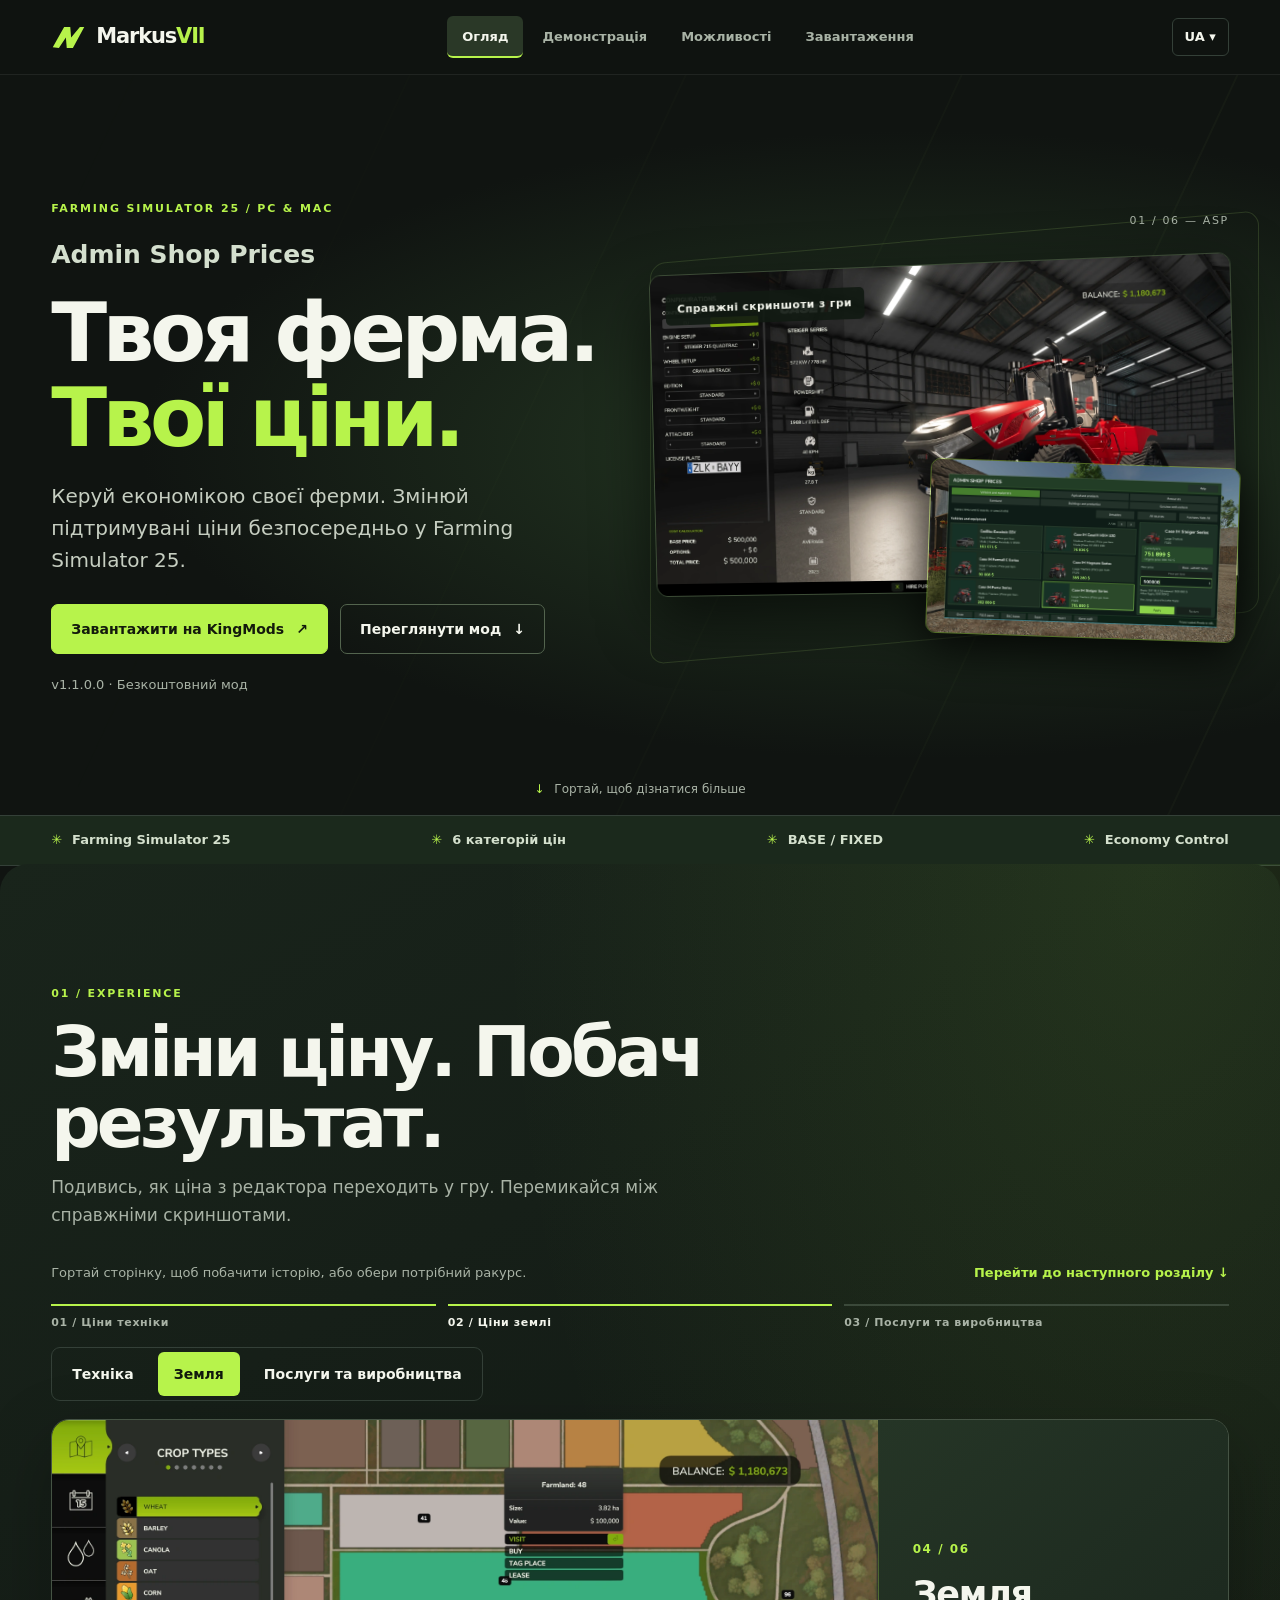
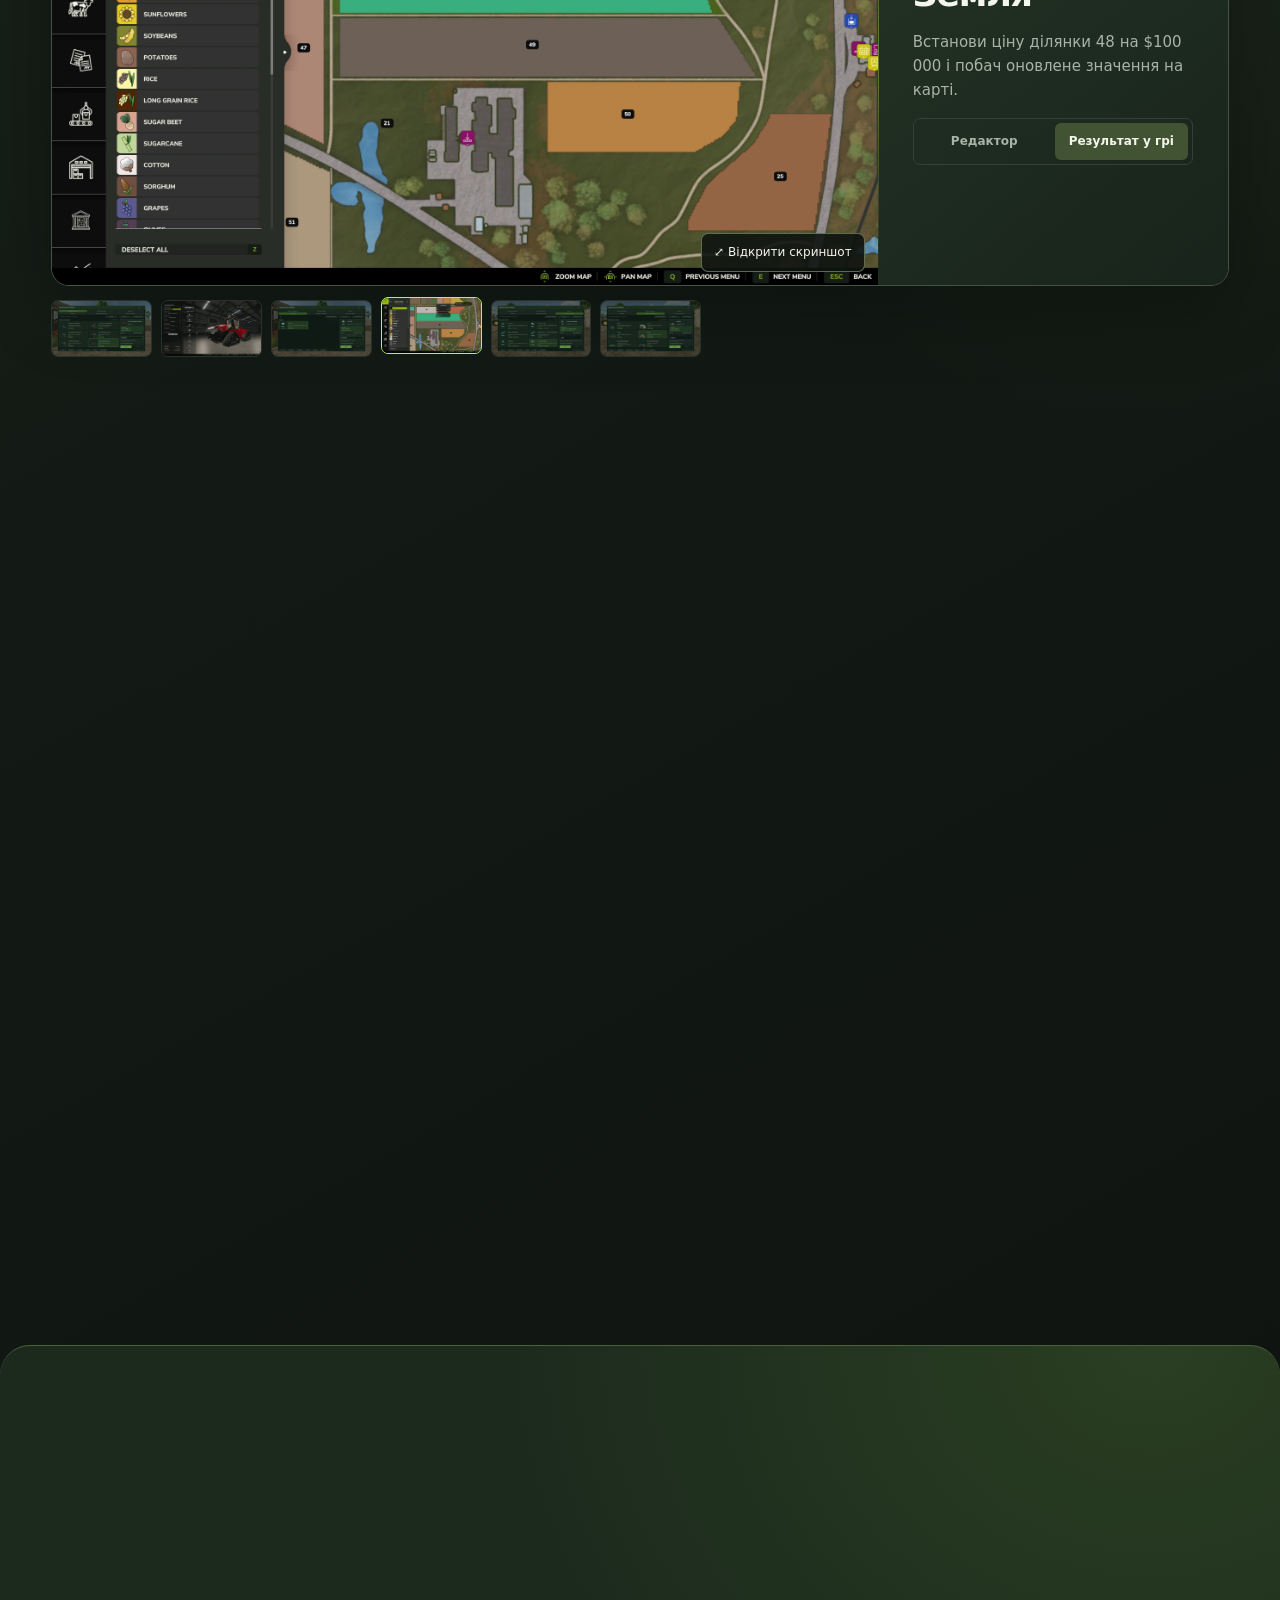
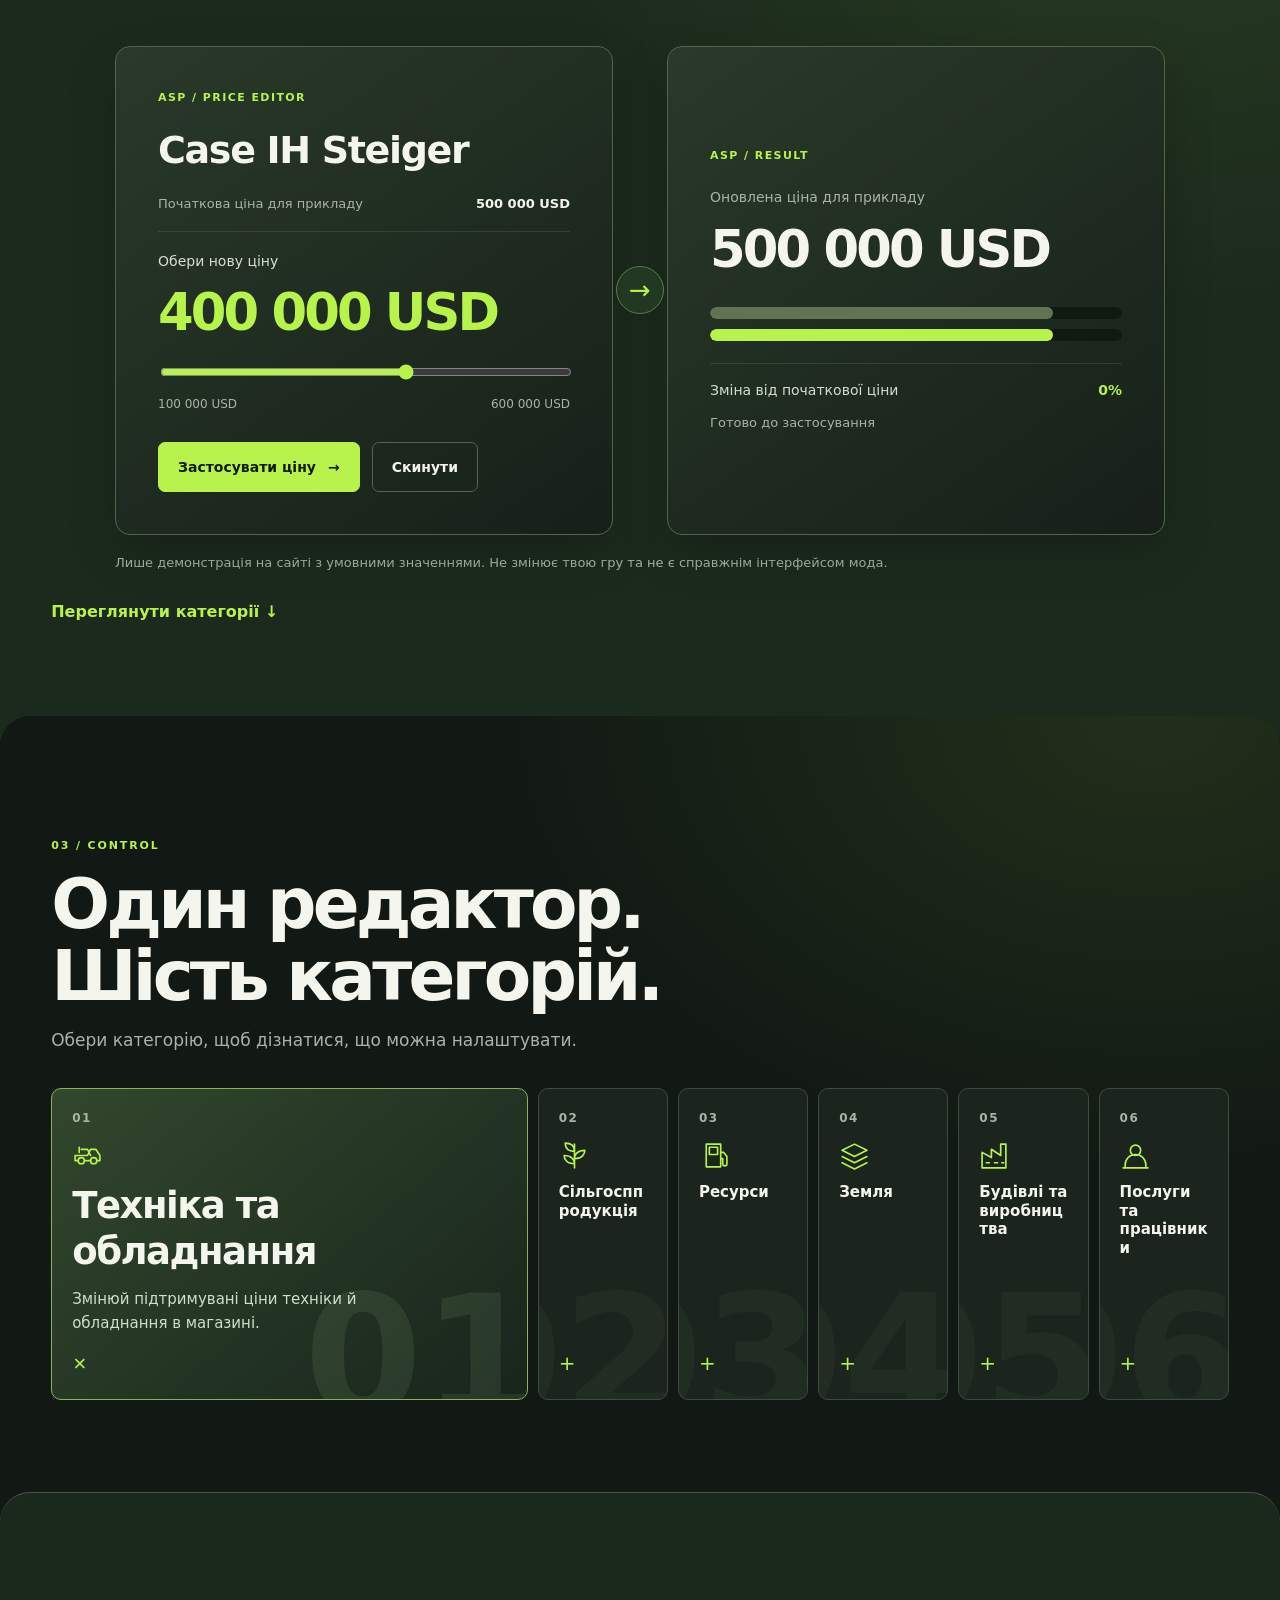
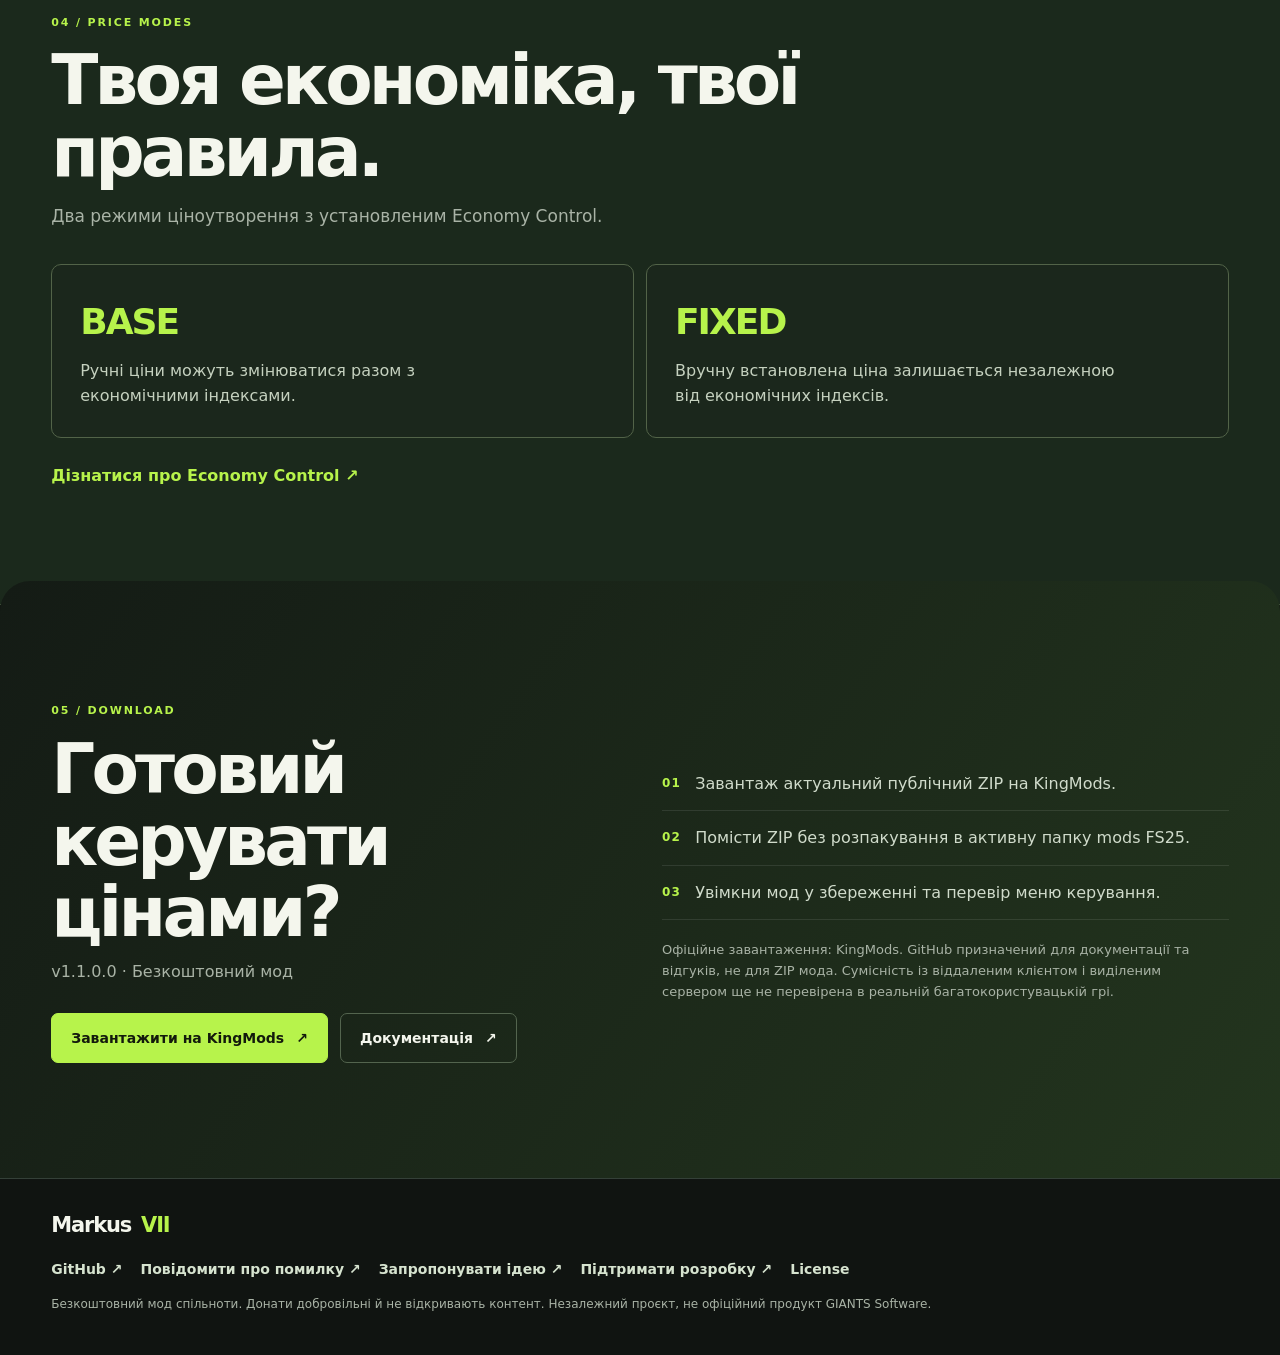
<file: uk.html>
<!doctype html><html lang="uk"><head><meta charset="utf-8"><meta name="viewport" content="width=device-width,initial-scale=1"><title>Admin Shop Prices | Farming Simulator 25 – MarkusVII</title><meta name="description" content="Admin Shop Prices для Farming Simulator 25: налаштування підтримуваних цін техніки, продукції, ресурсів, землі, виробництв і послуг."><meta name="theme-color" content="#101411"><meta name="robots" content="index,follow"><link rel="canonical" href="https://markusvii.github.io/FS25_AdminShopPrices/uk.html"><link rel="alternate" hreflang="en" href="https://markusvii.github.io/FS25_AdminShopPrices/"><link rel="alternate" hreflang="uk" href="https://markusvii.github.io/FS25_AdminShopPrices/uk.html"><link rel="alternate" hreflang="de" href="https://markusvii.github.io/FS25_AdminShopPrices/de.html"><link rel="alternate" hreflang="x-default" href="https://markusvii.github.io/FS25_AdminShopPrices/"><meta property="og:title" content="Admin Shop Prices – MarkusVII"><meta property="og:description" content="Admin Shop Prices для Farming Simulator 25: налаштування підтримуваних цін техніки, продукції, ресурсів, землі, виробництв і послуг."><meta property="og:type" content="website"><meta property="og:url" content="https://markusvii.github.io/FS25_AdminShopPrices/uk.html"><meta property="og:image" content="https://markusvii.github.io/FS25_AdminShopPrices/assets/screenshots/02-vehicle-price-in-shop.webp"><link rel="icon" href="site-icon.svg" type="image/svg+xml"><link rel="stylesheet" href="site.css?v=2"><script defer src="site.js?v=2"></script></head><body><header class="header"><div class="wrap header-in"><a class="brand" href="#overview"><svg viewBox="0 0 40 40" aria-hidden="true"><path fill="#b7f34b" d="M2 31 15 8h7l1 12L33 8h5L25 32h-7l-1-12L9 32z"/></svg><span>Markus<em>VII</em></span></a><nav class="nav" aria-label="Огляд"><span class="nav-marker" aria-hidden="true"></span><a href="#overview">Огляд</a><a href="#experience">Демонстрація</a><a href="#features">Можливості</a><a href="#download">Завантаження</a></nav><details class="lang"><summary>UA ▾</summary><div class="lang-menu"><a href="https://markusvii.github.io/FS25_AdminShopPrices/" lang="en">English</a><a href="https://markusvii.github.io/FS25_AdminShopPrices/uk.html" lang="uk" aria-current="page">Українська</a><a href="https://markusvii.github.io/FS25_AdminShopPrices/de.html" lang="de">Deutsch</a></div></details></div><div class="progress" aria-hidden="true"></div></header>
<main><section id="overview" class="hero"><div class="wrap hero-in"><div class="hero-text"><span class="kicker">FARMING SIMULATOR 25 / PC & MAC</span><p class="mod-name" aria-hidden="true">Admin Shop Prices</p><h1><span class="sr-only">Admin Shop Prices — </span>Твоя ферма.<span>Твої ціни.</span></h1><p class="lead">Керуй економікою своєї ферми. Змінюй підтримувані ціни безпосередньо у Farming Simulator 25.</p><div class="actions"><a class="button primary" href="https://www.kingmods.net/ru/fs25/mods/84435/tseny-magazina-administratora">Завантажити на KingMods <span class="arrow" aria-hidden="true">↗</span></a><a class="button" href="#experience">Переглянути мод <span class="arrow">↓</span></a></div><p class="version">v1.1.0.0 · Безкоштовний мод</p></div><div class="hero-media"><span class="hero-index">01 / 06 — ASP</span><div class="hero-shot"><img src="assets/screenshots/02-vehicle-price-in-shop.webp" alt="Магазин техніки" fetchpriority="high"><span class="shot-label">Справжні скриншоти з гри</span></div><div class="floating-shot"><img src="assets/screenshots/01-vehicle-price-editor.webp" alt="Редактор ціни техніки"></div></div></div><a class="scroll-hint" href="#experience"><span>↓</span>Гортай, щоб дізнатися більше</a></section><div class="ribbon"><div class="wrap ribbon-in"><span>Farming Simulator 25</span><span>6 категорій цін</span><span>BASE / FIXED</span><span>Economy Control</span></div></div>
<section class="section experience" id="experience"><div class="wrap"><div class="heading reveal"><span class="kicker">01 / EXPERIENCE</span><h2>Зміни ціну. Побач результат.</h2><p>Подивись, як ціна з редактора переходить у гру. Перемикайся між справжніми скриншотами.</p></div><div class="story-intro"><span>Гортай сторінку, щоб побачити історію, або обери потрібний ракурс.</span><a href="#price-lab">Перейти до наступного розділу ↓</a></div><div class="story-track"><div class="story-sticky"><div class="chapter-rail" aria-hidden="true"><span class="chapter current"><i></i>01 / Ціни техніки</span><span class="chapter"><i></i>02 / Ціни землі</span><span class="chapter"><i></i>03 / Послуги та виробництва</span></div><div class="selector"><button class="scene-button" type="button" aria-pressed="true">Техніка</button><button class="scene-button" type="button" aria-pressed="false">Земля</button><button class="scene-button" type="button" aria-pressed="false">Послуги та виробництва</button></div><div class="showcase"><div class="stage"><img class="stage-image" src="assets/screenshots/01-vehicle-price-editor.webp" alt="Редактор ціни техніки" loading="lazy"><button type="button" class="stage-open" aria-label="Відкрити скриншот">⤢ Відкрити скриншот</button></div><div class="scene-info"><div class="scene-counter">01 / 06</div><h3 id="scene-title">Техніка</h3><p id="scene-copy" aria-live="polite">Встанови базову ціну Case IH Steiger на $500 000 і побач її в магазині техніки.</p><div class="view-toggle"><button type="button" class="view-button" aria-pressed="true">Редактор</button><button type="button" class="view-button" aria-pressed="false">Результат у грі</button></div></div></div><div class="thumbs"><button class="thumb" type="button" aria-pressed="true" aria-label="Редактор ціни техніки"><img loading="lazy" src="assets/screenshots/01-vehicle-price-editor.webp" alt=""></button><button class="thumb" type="button" aria-pressed="false" aria-label="Магазин техніки"><img loading="lazy" src="assets/screenshots/02-vehicle-price-in-shop.webp" alt=""></button><button class="thumb" type="button" aria-pressed="false" aria-label="Редактор ціни землі"><img loading="lazy" src="assets/screenshots/03-farmland-price-editor.webp" alt=""></button><button class="thumb" type="button" aria-pressed="false" aria-label="Карта землі"><img loading="lazy" src="assets/screenshots/04-farmland-price-on-map.webp" alt=""></button><button class="thumb" type="button" aria-pressed="false" aria-label="Послуги та працівники"><img loading="lazy" src="assets/screenshots/05-services-and-workers.webp" alt=""></button><button class="thumb" type="button" aria-pressed="false" aria-label="Виробництва на карті"><img loading="lazy" src="assets/screenshots/06-on-map-production-editor.webp" alt=""></button></div><noscript><div class="nojs-gallery"><a href="assets/screenshots/01-vehicle-price-editor.webp"><img src="assets/screenshots/01-vehicle-price-editor.webp" alt="Редактор ціни техніки"></a><a href="assets/screenshots/02-vehicle-price-in-shop.webp"><img src="assets/screenshots/02-vehicle-price-in-shop.webp" alt="Магазин техніки"></a><a href="assets/screenshots/03-farmland-price-editor.webp"><img src="assets/screenshots/03-farmland-price-editor.webp" alt="Редактор ціни землі"></a><a href="assets/screenshots/04-farmland-price-on-map.webp"><img src="assets/screenshots/04-farmland-price-on-map.webp" alt="Карта землі"></a><a href="assets/screenshots/05-services-and-workers.webp"><img src="assets/screenshots/05-services-and-workers.webp" alt="Послуги та працівники"></a><a href="assets/screenshots/06-on-map-production-editor.webp"><img src="assets/screenshots/06-on-map-production-editor.webp" alt="Виробництва на карті"></a></div></noscript></div></div></div></section>
<section class="section price-lab" id="price-lab"><div class="wrap"><div class="heading reveal"><span class="kicker">02 / INTERACTIVE DEMO</span><h2>Спробуй власну ціну.</h2><p>Невелика інтерактивна демонстрація принципу зміни цін.</p></div><div class="lab reveal" data-locale="uk-UA" data-done="Ціну в демонстрації змінено" data-initial="Готово до застосування"><div class="lab-edit"><div class="lab-label">ASP / PRICE EDITOR</div><h3>Case IH Steiger</h3><div class="lab-original"><span>Початкова ціна для прикладу</span><strong>500 000 USD</strong></div><label for="price-range">Обери нову ціну</label><output class="draft-price" for="price-range">400 000 USD</output><input type="range" id="price-range" min="100000" max="600000" step="10000" value="400000"><div class="range-labels"><span>100 000 USD</span><span>600 000 USD</span></div><div class="actions"><button type="button" class="button primary lab-apply">Застосувати ціну <span class="arrow">→</span></button><button type="button" class="button lab-reset">Скинути</button></div></div><div class="lab-bridge" aria-hidden="true"><span>→</span></div><div class="lab-result"><div class="lab-label">ASP / RESULT</div><div class="lab-caption">Оновлена ціна для прикладу</div><strong class="result-price">500 000 USD</strong><div class="compare-bars" aria-hidden="true"><div><span class="original-bar"></span></div><div><span class="current-bar"></span></div></div><div class="delta-row"><span>Зміна від початкової ціни</span><strong class="delta">0%</strong></div><p class="lab-status" aria-live="polite">Готово до застосування</p></div></div><p class="lab-note">Лише демонстрація на сайті з умовними значеннями. Не змінює твою гру та не є справжнім інтерфейсом мода.</p><a class="mode-link" href="#features">Переглянути категорії ↓</a><noscript><style>.lab{display:none}</style></noscript></div></section>
<section class="section features" id="features"><div class="wrap"><div class="heading reveal"><span class="kicker">03 / CONTROL</span><h2>Один редактор. Шість категорій.</h2><p>Обери категорію, щоб дізнатися, що можна налаштувати.</p></div><div class="feature-track reveal"><article class="feature active" data-index="01"><button type="button" aria-expanded="true"><span class="f-number">01</span><svg viewBox="0 0 30 30" aria-hidden="true"><path d="M3 15h12l3-6h5l4 6v5h-3M3 15v5h3m7 0h5M9 9h6l3 6M7 7v5"/><circle cx="9" cy="20" r="3"/><circle cx="21" cy="20" r="3"/></svg><h3>Техніка та обладнання</h3><span class="f-copy">Змінюй підтримувані ціни техніки й обладнання в магазині.</span><span class="f-plus" aria-hidden="true">+</span></button></article><article class="feature" data-index="02"><button type="button" aria-expanded="false"><span class="f-number">02</span><svg viewBox="0 0 30 30" aria-hidden="true"><path d="M15 27V4m0 7C7 11 6 6 6 3c7 0 9 4 9 8Zm0 7c8 0 10-5 10-8-7 0-10 4-10 8Zm0 5C7 23 5 18 5 15c7 0 10 4 10 8Z"/></svg><h3>Сільгосппродукція</h3><span class="f-copy">Керуй підтримуваними цінами купівлі та продажу окремо.</span><span class="f-plus" aria-hidden="true">+</span></button></article><article class="feature" data-index="03"><button type="button" aria-expanded="false"><span class="f-number">03</span><svg viewBox="0 0 30 30" aria-hidden="true"><path d="M7 4h14v22H7zM10 7h8v7h-8zM21 12h3l3 4v7a2 2 0 0 1-4 0v-5h-2"/></svg><h3>Ресурси</h3><span class="f-copy">Налаштовуй підтримувані ціни пального, матеріалів і поповнення запасів.</span><span class="f-plus" aria-hidden="true">+</span></button></article><article class="feature" data-index="04"><button type="button" aria-expanded="false"><span class="f-number">04</span><svg viewBox="0 0 30 30" aria-hidden="true"><path d="M3 10l12-6 12 6-12 6zM3 16l12 6 12-6M3 22l12 6 12-6"/></svg><h3>Земля</h3><span class="f-copy">Встановлюй підтримувані ціни земельних ділянок.</span><span class="f-plus" aria-hidden="true">+</span></button></article><article class="feature" data-index="05"><button type="button" aria-expanded="false"><span class="f-number">05</span><svg viewBox="0 0 30 30" aria-hidden="true"><path d="M3 27V12l9 5V9l9 6V4h5v23zM7 22h3m5 0h3m4 0h2"/></svg><h3>Будівлі та виробництва</h3><span class="f-copy">Редагуй підтримувані ціни будівель і виробництв, зокрема розміщених на карті.</span><span class="f-plus" aria-hidden="true">+</span></button></article><article class="feature" data-index="06"><button type="button" aria-expanded="false"><span class="f-number">06</span><svg viewBox="0 0 30 30" aria-hidden="true"><circle cx="15" cy="10" r="5"/><path d="M5 27v-3a10 10 0 0 1 20 0v3M3 27h24"/></svg><h3>Послуги та працівники</h3><span class="f-copy">Керуй підтримуваними витратами на працівників, доставку й послуги.</span><span class="f-plus" aria-hidden="true">+</span></button></article></div><noscript><style>.feature .f-copy{opacity:1;transform:none;max-height:none}.feature-track{display:grid;grid-template-columns:repeat(auto-fit,minmax(200px,1fr))}</style></noscript></div></section>
<section class="section mode-section"><div class="wrap"><div class="heading reveal"><span class="kicker">04 / PRICE MODES</span><h2>Твоя економіка, твої правила.</h2><p>Два режими ціноутворення з установленим Economy Control.</p></div><div class="modes reveal"><article class="mode"><h3>BASE</h3><p>Ручні ціни можуть змінюватися разом з економічними індексами.</p></article><article class="mode"><h3>FIXED</h3><p>Вручну встановлена ціна залишається незалежною від економічних індексів.</p></article></div><a class="mode-link" href="https://markusvii.github.io/FS25_EconomyControl/uk.html">Дізнатися про Economy Control ↗</a></div></section>
<section class="section download" id="download"><div class="wrap download-grid"><div class="reveal"><span class="kicker">05 / DOWNLOAD</span><h2>Готовий керувати цінами?</h2><p class="muted">v1.1.0.0 · Безкоштовний мод</p><div class="actions"><a class="button primary" href="https://www.kingmods.net/ru/fs25/mods/84435/tseny-magazina-administratora">Завантажити на KingMods <span class="arrow" aria-hidden="true">↗</span></a><a class="button" href="https://github.com/MarkusVII/FS25_AdminShopPrices/blob/main/README.uk.md">Документація <span class="arrow" aria-hidden="true">↗</span></a></div></div><div class="reveal"><ol class="steps"><li>Завантаж актуальний публічний ZIP на KingMods.</li><li>Помісти ZIP без розпакування в активну папку mods FS25.</li><li>Увімкни мод у збереженні та перевір меню керування.</li></ol><p class="notice">Офіційне завантаження: KingMods. GitHub призначений для документації та відгуків, не для ZIP мода. Сумісність із віддаленим клієнтом і виділеним сервером ще не перевірена в реальній багатокористувацькій грі.</p></div></div></section></main>
<footer class="footer"><div class="wrap"><a class="brand" href="#overview">Markus<em>VII</em></a><div class="footer-links"><a href="https://github.com/MarkusVII/FS25_AdminShopPrices">GitHub ↗</a><a href="https://github.com/MarkusVII/FS25_AdminShopPrices/issues/new?template=bug_report.yml">Повідомити про помилку ↗</a><a href="https://github.com/MarkusVII/FS25_AdminShopPrices/issues/new?template=feature_request.yml">Запропонувати ідею ↗</a><a href="https://donatello.to/MarkusVII">Підтримати розробку ↗</a><a href="https://github.com/MarkusVII/FS25_AdminShopPrices/blob/main/LICENSE.md">License</a></div><p>Безкоштовний мод спільноти. Донати добровільні й не відкривають контент. Незалежний проєкт, не офіційний продукт GIANTS Software.</p></div></footer>
<dialog class="lightbox"><div class="lightbox-top"><strong class="lightbox-title">Редактор ціни техніки</strong><button type="button" class="lightbox-close">Закрити ×</button></div><img alt=""><div class="lightbox-controls"><button type="button" class="prev" aria-label="Previous">←</button><button type="button" class="next" aria-label="Next">→</button></div></dialog><script type="application/json" id="scene-data">{"paths":["assets/screenshots/01-vehicle-price-editor.webp","assets/screenshots/02-vehicle-price-in-shop.webp","assets/screenshots/03-farmland-price-editor.webp","assets/screenshots/04-farmland-price-on-map.webp","assets/screenshots/05-services-and-workers.webp","assets/screenshots/06-on-map-production-editor.webp"],"captions":["Редактор ціни техніки","Магазин техніки","Редактор ціни землі","Карта землі","Послуги та працівники","Виробництва на карті"],"scenes":["Техніка","Земля","Послуги та виробництва"],"sceneCopy":["Встанови базову ціну Case IH Steiger на $500 000 і побач її в магазині техніки.","Встанови ціну ділянки 48 на $100 000 і побач оновлене значення на карті.","Змінюй підтримувані витрати на послуги й ціни виробництв, зокрема вже розміщених на карті."],"view":["Редактор","Результат у грі"],"viewLast":["Послуги","Виробництва"]}</script></body></html>
</file>
<file: site.css>
:root{color-scheme:dark;--bg:#101411;--ink:#f4f6ed;--muted:#a9b3a6;--lime:#b7f34b;--line:#344038;--panel:#19231c;--ease:cubic-bezier(.22,1,.36,1);--max:1280px}*{box-sizing:border-box}html{scroll-behavior:smooth;scroll-padding-top:100px}body{margin:0;background:var(--bg);color:var(--ink);font:16px/1.6 system-ui,-apple-system,BlinkMacSystemFont,"Segoe UI",sans-serif}a{color:inherit;text-decoration:none}button{font:inherit;color:inherit;cursor:pointer}button:focus-visible,a:focus-visible{outline:2px solid var(--lime);outline-offset:5px}img{display:block;width:100%;height:auto}h1,h2,h3,p{margin:0}h1,h2{font-weight:800;letter-spacing:-.055em;line-height:1.04}h2{font-size:clamp(35px,5.4vw,72px)}.wrap{max-width:var(--max);padding:0 clamp(20px,4vw,64px);margin:auto}.kicker{font-size:11px;letter-spacing:.17em;text-transform:uppercase;font-weight:800;color:var(--lime)}.muted{color:var(--muted)}.header{position:sticky;top:0;z-index:30;background:#101411e8;backdrop-filter:blur(20px);border-bottom:1px solid #ffffff12}.header-in{min-height:74px;display:flex;align-items:center;justify-content:space-between;gap:20px}.brand{display:flex;align-items:center;gap:10px;font-weight:850;font-size:21px;letter-spacing:-.055em;white-space:nowrap}.brand svg{width:35px;height:35px}.brand em{font-style:normal;color:var(--lime)}.nav{display:flex;position:relative;gap:4px;align-items:center}.nav a{position:relative;z-index:1;padding:11px 15px;font-size:13px;white-space:nowrap;color:var(--muted);font-weight:650;transition:color .35s}.nav a[aria-current]{color:var(--ink)}.nav-marker{position:absolute;inset:0 auto 0 0;width:0;background:#2a3827;border-radius:6px;border-bottom:2px solid var(--lime);transition:transform .55s var(--ease),width .55s var(--ease);pointer-events:none}.lang{position:relative}.lang summary{cursor:pointer;list-style:none;font-weight:700;font-size:13px;border:1px solid var(--line);padding:8px 12px;border-radius:6px}.lang summary::-webkit-details-marker{display:none}.lang-menu{position:absolute;right:0;top:calc(100% + 8px);background:#233026;border:1px solid var(--line);border-radius:8px;min-width:115px;padding:5px;box-shadow:0 12px 30px #0007;animation:pop .25s var(--ease)}.lang-menu a{display:block;padding:8px 12px;font-size:13px;border-radius:5px}.lang-menu a:hover,.lang-menu [aria-current]{background:#39502c;color:var(--lime)}.progress{height:2px;position:absolute;bottom:0;left:0;background:var(--lime);width:100%;transform:scaleX(0);transform-origin:left}.hero{isolation:isolate;position:relative;overflow:hidden;min-height:610px;min-height:min(740px,85svh);display:flex;align-items:center;background:radial-gradient(ellipse at 72% 50%,#263b24 0%,transparent 60%)}.hero:before{content:"";position:absolute;inset:0;z-index:-1;background:repeating-linear-gradient(115deg,transparent 0 120px,#d1ff7c08 121px 122px,transparent 123px 250px);mask-image:linear-gradient(90deg,transparent,#000)}.hero-in{width:100%;display:grid;grid-template-columns:1fr 1.04fr;align-items:center;gap:32px;padding-top:65px;padding-bottom:65px}.hero-text{position:relative;z-index:2}.mod-name{font-size:clamp(16px,2vw,25px);font-weight:700;margin-top:15px;color:#d4dfce}.hero h1{font-size:clamp(52px,6.4vw,92px);margin:15px 0 20px}.hero h1 span{display:block;color:var(--lime)}.hero .lead{max-width:500px;color:#c6cec1;font-size:clamp(16px,1.6vw,20px)}.actions{display:flex;flex-wrap:wrap;gap:12px;margin-top:28px}.button{position:relative;isolation:isolate;overflow:hidden;display:inline-flex;align-items:center;justify-content:center;gap:12px;border:1px solid #53644e;border-radius:7px;padding:13px 19px;font-size:14px;font-weight:780;background:transparent;transition:color .35s,border-color .35s,transform .4s var(--ease);min-height:48px}.button:before{content:"";position:absolute;inset:0;background:var(--lime);z-index:-1;transform:translateX(-104%) skewX(-10deg);transition:transform .5s var(--ease)}.button:hover:before{transform:translateX(0) skewX(0)}.button:hover{color:#10170b;border-color:var(--lime);transform:translateY(-2px)}.button.primary{background:var(--lime);border-color:var(--lime);color:#131a0c}.button.primary:before{background:#efffc7}.arrow{transition:transform .35s var(--ease)}.button:hover .arrow{transform:translateX(4px)}.version{margin-top:21px;color:var(--muted);font-size:13px}.hero-media{position:relative;min-width:0;perspective:1100px;padding:12px 0 45px}.hero-media:before{content:"";position:absolute;inset:-15px -30px 0 5px;border:1px solid #a4d76d2b;transform:skewY(-5deg);border-radius:15px}.hero-shot{position:relative;z-index:1;border:1px solid #839b7355;border-radius:12px;overflow:hidden;box-shadow:0 24px 60px #0009;transform:rotateY(-7deg) rotateZ(-2deg);transition:transform .8s var(--ease)}.hero-media:hover .hero-shot{transform:rotateY(0) rotateZ(0)}.hero-shot img{aspect-ratio:16/9;object-fit:cover}.floating-shot{position:absolute;z-index:2;width:53%;right:-9px;bottom:0;border:1px solid #b8f34b65;border-radius:10px;overflow:hidden;box-shadow:0 15px 45px #000b;transform:rotate(3deg);transition:transform .7s var(--ease)}.hero-media:hover .floating-shot{transform:translate(-5px,-8px) rotate(0)}.shot-label{position:absolute;left:16px;top:19px;z-index:3;background:#111a12e8;padding:7px 12px;border-radius:5px;font-size:11px;font-weight:750;letter-spacing:.04em}.hero-index{position:absolute;right:0;top:-40px;font-size:11px;color:var(--muted);letter-spacing:.15em}.scroll-hint{position:absolute;left:50%;bottom:16px;transform:translateX(-50%);font-size:12px;color:var(--muted);display:flex;align-items:center;gap:10px;white-space:nowrap}.scroll-hint span{color:var(--lime);animation:nudge 2s infinite}.ribbon{position:relative;border-top:1px solid var(--line);border-bottom:1px solid var(--line);background:#1b291c;overflow:hidden}.ribbon-in{display:flex;justify-content:space-between;gap:15px;padding-top:14px;padding-bottom:14px;font-size:13px;font-weight:650;color:#d4e0cd}.ribbon-in span:before{content:"✳";margin-right:10px;color:var(--lime)}.section{padding:clamp(60px,9vw,125px) 0;position:relative;overflow:hidden}.heading{max-width:780px;margin-bottom:34px}.heading h2{margin:12px 0 14px}.heading p{color:var(--muted);max-width:650px;font-size:17px}.experience{background:#141a16}.selector{display:flex;gap:8px;flex-wrap:wrap;margin-bottom:18px}.selector button,.view-toggle button{border:0;background:transparent;font-weight:750;font-size:14px;padding:11px 16px;position:relative;z-index:1;border-radius:6px;transition:color .3s}.selector{position:relative;width:max-content;max-width:100%;border:1px solid var(--line);padding:4px;border-radius:9px}.selector button[aria-pressed=true]{color:#10180d;background:var(--lime)}.selector button[aria-pressed=false]:hover{background:#29382a}.showcase{position:relative;isolation:isolate;display:grid;grid-template-columns: minmax(0,1.65fr) minmax(240px,.7fr);gap:0;align-items:stretch;min-height:350px;border:1px solid #455344;border-radius:13px;overflow:hidden;background:#1b251c;box-shadow:0 25px 70px #0004}.stage{position:relative;aspect-ratio:16/9;background:#101410;overflow:hidden;align-self:center}.stage-image{width:100%;height:100%;object-fit:contain;position:absolute;inset:0}.stage-image.incoming{z-index:3;animation:wipe .7s var(--ease) both}.stage-image.outgoing{z-index:2;animation:out .7s var(--ease) both}.stage-open{position:absolute;right:13px;bottom:13px;z-index:5;background:#101411e8;border:1px solid #8ca57c99;border-radius:7px;padding:9px 12px;font-size:12px}.stage-open:hover{background:var(--lime);color:#101411}.scene-info{display:flex;flex-direction:column;justify-content:center;padding:clamp(18px,3vw,35px);gap:16px;position:relative}.scene-info:before{content:"";position:absolute;top:0;left:0;bottom:0;width:1px;background:linear-gradient(transparent,var(--lime),transparent);opacity:.4}.scene-info h3{font-size:clamp(22px,3vw,35px);line-height:1.12;letter-spacing:-.035em}.scene-info p{color:var(--muted);font-size:15px}.view-toggle{display:flex;gap:4px;border:1px solid var(--line);border-radius:7px;padding:4px;flex-wrap:wrap}.view-toggle button{flex:1;padding:9px;font-size:12px;color:var(--muted)}.view-toggle button[aria-pressed=true]{background:#425333;color:var(--ink)}.scene-counter{font-variant-numeric:tabular-nums;font-size:12px;color:var(--lime);letter-spacing:.13em;font-weight:750}.scene-info.changing h3,.scene-info.changing p{animation:lift .6s var(--ease)}.thumbs{display:grid;grid-template-columns:repeat(6,1fr);gap:9px;margin-top:14px}.thumb{border:1px solid var(--line);background:var(--panel);padding:0;border-radius:7px;overflow:hidden;opacity:.66;transition:opacity .3s,transform .5s var(--ease),border-color .3s}.thumb img{aspect-ratio:16/9;object-fit:cover}.thumb[aria-pressed=true],.thumb:hover{opacity:1;border-color:var(--lime);transform:translateY(-3px)}.features{background:radial-gradient(ellipse at 10% 10%,#263824 0%,transparent 48%),var(--bg)}.feature-track{display:flex;gap:10px;min-height:310px}.feature{flex:1;min-width:0;border:1px solid #3b4d3c;border-radius:10px;background:#1b251e;position:relative;overflow:hidden;transition:flex .7s var(--ease),background .5s,border-color .4s;display:flex;flex-direction:column}.feature.active{flex:3.7;background:linear-gradient(140deg,#32472d,#18251c);border-color:#89b25a}.feature button{background:none;border:0;text-align:left;width:100%;padding:20px;min-height:100%;position:relative;z-index:2;display:flex;flex-direction:column;align-items:flex-start;gap:12px}.feature button:focus-visible{outline-offset:-5px}.feature svg{width:31px;height:31px;stroke:var(--lime);fill:none;stroke-width:1.6;stroke-linecap:round;stroke-linejoin:round}.feature .f-number{font-size:12px;color:var(--muted);font-weight:800;letter-spacing:.12em}.feature h3{font-size:15px;line-height:1.25;overflow-wrap:anywhere}.feature.active h3{font-size:clamp(23px,3vw,37px);letter-spacing:-.04em;max-width:340px}.feature .f-copy{opacity:0;transform:translateY(12px);max-height:0;overflow:hidden;transition:opacity .25s,transform .5s var(--ease),max-height .5s;max-width:350px;color:#cfdfc8;font-size:15px}.feature.active .f-copy{opacity:1;transform:none;max-height:180px;transition-delay:.18s}.feature .f-plus{margin-top:auto;color:var(--lime);font-size:20px;transition:transform .4s}.feature.active .f-plus{transform:rotate(45deg)}.feature:after{content:attr(data-index);position:absolute;right:-14px;bottom:-43px;color:#d1f9bc0a;font-weight:900;font-size:170px;line-height:1;pointer-events:none}.mode-section{background:#1b291c;border-top:1px solid #46583e;border-bottom:1px solid #46583e}.modes{display:grid;grid-template-columns:1fr 1fr;gap:12px}.mode{position:relative;overflow:hidden;padding:28px;border:1px solid #526348;border-radius:10px;background:#1b271c}.mode:before{content:"";position:absolute;top:0;left:0;width:100%;height:3px;background:var(--lime);transform:scaleX(0);transform-origin:left;transition:transform .6s var(--ease)}.mode:hover:before{transform:scaleX(1)}.mode h3{font-size:36px;color:var(--lime);letter-spacing:-.055em;margin-bottom:7px}.mode p{color:#c5d1bf;max-width:440px}.mode-link{display:inline-block;margin-top:25px;color:var(--lime);font-weight:700}.mode-link:hover{text-decoration:underline}.download{background:linear-gradient(125deg,#141b15,#23351e);border-bottom:1px solid var(--line)}.download-grid{display:grid;grid-template-columns:1fr 1fr;gap:44px;align-items:center}.download h2{margin:12px 0 10px}.steps{margin:0;padding:0;list-style:none;counter-reset:step}.steps li{display:flex;gap:14px;align-items:flex-start;padding:14px 0;border-bottom:1px solid #ffffff18;color:#d0dbcb}.steps li:before{counter-increment:step;content:"0" counter(step);color:var(--lime);font-size:12px;font-weight:850;letter-spacing:.1em;padding-top:3px}.notice{font-size:13px;color:var(--muted);margin-top:20px;max-width:650px}.footer{padding:30px 0 40px}.footer-links{display:flex;flex-wrap:wrap;gap:18px;margin:15px 0;color:#d6e3cf;font-weight:650;font-size:14px}.footer-links a:hover{color:var(--lime)}.footer p{font-size:12px;color:var(--muted)}.js .reveal{opacity:0;transform:translateY(30px);transition:opacity .8s var(--ease),transform .9s var(--ease)}.js .reveal.visible{opacity:1;transform:none}.js .hero-text{animation:lift .9s var(--ease) both}.js .hero-media{animation:slide-in 1.15s var(--ease) both}.lightbox{border:1px solid #5a6c53;border-radius:12px;background:#172018;color:var(--ink);width:min(1100px,94vw);max-height:92vh;padding:14px;overflow:auto}.lightbox::backdrop{background:#070b08d9;backdrop-filter:blur(9px)}.lightbox[open]{animation:pop .45s var(--ease)}.lightbox-top{display:flex;justify-content:space-between;align-items:center;gap:10px;padding:0 0 10px}.lightbox button{background:#263928;border:1px solid var(--line);padding:7px 13px;border-radius:6px}.lightbox img{max-height:75vh;object-fit:contain}.lightbox-controls{display:flex;justify-content:space-between;margin-top:10px}.nojs-gallery{display:grid;grid-template-columns:repeat(2,1fr);gap:10px;margin-top:15px}@keyframes lift{from{opacity:0;transform:translateY(24px)}to{opacity:1;transform:none}}@keyframes slide-in{from{opacity:0;transform:translateX(55px)}to{opacity:1;transform:none}}@keyframes wipe{from{clip-path:polygon(0 0,0 0,0 100%,0 100%);transform:scale(1.05)}to{clip-path:polygon(0 0,100% 0,100% 100%,0 100%);transform:scale(1)}}@keyframes out{to{transform:scale(.95) translateX(4%);opacity:.45}}@keyframes pop{from{opacity:0;transform:translateY(15px) scale(.96)}to{opacity:1;transform:none}}@keyframes nudge{50%{transform:translateY(4px)}}@media(max-width:1000px){.header-in{flex-wrap:wrap;gap:5px;padding-top:10px;padding-bottom:8px}.nav{order:3;width:100%;overflow:auto}.nav a{padding:8px 12px}.hero{min-height:auto}.hero-in{grid-template-columns:1fr;gap:50px}.hero-media{max-width:750px;width:100%;margin:auto}.hero h1{font-size:clamp(52px,9vw,90px)}.scroll-hint{display:none}.feature-track{display:grid;grid-template-columns:repeat(2,1fr);min-height:0}.feature.active{grid-column:span 2}.feature{min-height:112px}.feature button{padding:17px}.feature .f-copy{font-size:14px}.feature.active .f-copy{max-height:250px}.feature button svg{width:26px;height:26px}.feature .f-plus{position:absolute;right:15px;top:15px}.feature:after{font-size:110px}.download-grid{grid-template-columns:1fr;gap:22px}}@media(max-width:680px){html{scroll-padding-top:130px}.hero-in{padding-top:40px;padding-bottom:40px}.hero-media{padding:0 8px 30px}.hero-media:before{inset:-8px 0 0}.floating-shot{right:0}.hero-index{display:none}.hero h1{font-size:clamp(43px,12vw,65px)}.ribbon-in{flex-wrap:wrap;justify-content:flex-start;font-size:11px;gap:7px 15px}.ribbon-in span:before{margin-right:5px}.showcase{grid-template-columns:1fr;min-height:0}.scene-info:before{display:none}.selector{width:100%}.selector button{font-size:12px;flex:1;padding:9px 7px}.thumbs{gap:5px}.thumb{border-radius:4px}.modes{grid-template-columns:1fr}.feature-track{gap:7px}.feature h3{font-size:14px}.hero .actions .button{flex:1}.button{font-size:13px;padding:12px 13px}.heading{margin-bottom:24px}}@media(prefers-reduced-motion:reduce){*,*:before,*:after{animation-duration:.001ms!important;transition-duration:.001ms!important;scroll-behavior:auto!important}.js .reveal{opacity:1;transform:none}}
/* ASP experience v2: layered sections and scroll-driven presentation */
.sr-only{position:absolute!important;width:1px!important;height:1px!important;padding:0!important;margin:-1px!important;overflow:hidden!important;clip:rect(0,0,0,0)!important;white-space:nowrap!important;border:0!important}
.hero h1 .sr-only{display:inline}.hero-in{--hero-shift:0px;--hero-fade:1}.hero-text{transform:translateY(calc(var(--hero-shift)*-.25));opacity:var(--hero-fade)}.hero-media{transform:translateY(var(--hero-shift))}.hero-shot{transform:rotateY(-5deg) rotateZ(-1.5deg) translateY(calc(var(--hero-shift)*-.22))}.floating-shot{transform:rotate(2deg) translateY(calc(var(--hero-shift)*.2))}
.ribbon{z-index:2}.section{isolation:isolate}.experience{z-index:3;border-radius:28px 28px 0 0;margin-top:-2px;background:linear-gradient(150deg,#19241b 0%,#131a15 45%,#101411 100%)}.experience:before,.price-lab:before,.features:before{content:"";position:absolute;z-index:-1;pointer-events:none;inset:0;background:radial-gradient(ellipse at 90% 0%,#8bce4520,transparent 40%)}.story-intro{display:flex;justify-content:space-between;gap:16px;color:var(--muted);font-size:13px;margin:0 0 18px}.story-intro a{color:var(--lime);font-weight:750}.story-track{position:relative}.story-sticky{position:relative}.chapter-rail{display:grid;grid-template-columns:repeat(3,1fr);gap:12px;margin-bottom:16px}.chapter{color:var(--muted);font-size:11px;letter-spacing:.055em;font-weight:700;display:flex;flex-direction:column;gap:8px}.chapter i{height:2px;background:#3b493a;display:block;overflow:hidden}.chapter i:after{content:"";display:block;width:100%;height:100%;background:var(--lime);transform:scaleX(0);transform-origin:left;transition:transform .7s var(--ease)}.chapter.current{color:var(--ink)}.chapter.current i:after,.chapter.past i:after{transform:scaleX(1)}.showcase{border-radius:18px}.stage-image.incoming{animation:scene-cover .8s var(--ease) both}.stage-image.outgoing{animation:scene-retreat .8s var(--ease) both}.showcase .scene-info{background:linear-gradient(140deg,#253526,#18231b)}.stage-open{transition:background .25s,color .25s}.price-lab{z-index:4;background:#1c2a1d;border-top:1px solid #4b603d;border-radius:30px 30px 0 0;margin-top:-24px;padding-top:clamp(75px,9vw,125px)}.lab{display:grid;grid-template-columns:minmax(0,1fr) 54px minmax(0,1fr);align-items:stretch;max-width:1050px;margin:0 auto;position:relative}.lab-edit,.lab-result{position:relative;min-width:0;padding:clamp(22px,4vw,42px);border:1px solid #53654b;border-radius:15px;background:linear-gradient(145deg,#2a3929,#162019);box-shadow:0 18px 50px #0003}.lab-edit{z-index:2}.lab-result{z-index:1;display:flex;flex-direction:column;justify-content:center;transition:border-color .45s,transform .65s var(--ease),box-shadow .65s}.lab-label{font-size:11px;color:var(--lime);font-weight:800;letter-spacing:.13em;margin-bottom:22px}.lab h3{font-size:clamp(25px,3vw,38px);letter-spacing:-.035em;line-height:1.2;margin-bottom:20px}.lab-original{display:flex;flex-wrap:wrap;justify-content:space-between;gap:5px 12px;color:var(--muted);font-size:13px;padding-bottom:16px;margin-bottom:18px;border-bottom:1px solid #ffffff18}.lab-original strong{color:var(--ink)}.lab label{display:block;font-size:14px;color:#d6e0d1}.draft-price,.result-price{display:block;font-size:clamp(32px,4vw,58px);line-height:1.1;letter-spacing:-.055em;font-weight:800;font-variant-numeric:tabular-nums;margin:12px 0 15px}.draft-price{color:var(--lime)}.lab input[type=range]{width:100%;accent-color:var(--lime);cursor:pointer;min-height:30px}.range-labels{display:flex;justify-content:space-between;font-size:12px;color:var(--muted)}.lab-bridge{display:grid;place-items:center;z-index:3}.lab-bridge span{border:1px solid #617753;background:#233823;width:48px;height:48px;display:grid;place-items:center;border-radius:50%;color:var(--lime);font-size:26px;transition:background .35s,color .35s,transform .6s var(--ease)}.lab.applied .lab-bridge span{background:var(--lime);color:#131b0d;transform:scale(1.1)}.lab.applied .lab-result{border-color:var(--lime);box-shadow:0 15px 60px #95c95018;transform:translateY(-4px)}.lab-caption{color:var(--muted);font-size:14px}.compare-bars{display:grid;gap:10px;margin:15px 0 22px}.compare-bars>div{height:12px;background:#111a12;border-radius:20px;overflow:hidden}.compare-bars span{display:block;width:83.333%;height:100%;border-radius:20px;background:#607454;transition:width .8s var(--ease)}.compare-bars .current-bar{background:var(--lime)}.delta-row{display:flex;flex-wrap:wrap;justify-content:space-between;gap:10px;border-top:1px solid #ffffff18;padding-top:15px;color:#d3ddce;font-size:14px}.delta{color:var(--lime);font-variant-numeric:tabular-nums}.lab-status{color:var(--muted);font-size:13px;margin-top:12px}.lab-note{color:var(--muted);font-size:13px;margin:18px auto 0;max-width:1050px}.features{z-index:5;background:#121914;border-radius:30px 30px 0 0;margin-top:-24px;padding-top:clamp(75px,9vw,125px)}.feature{min-height:290px}.feature.active:after{color:#d1f9bc16}.feature:not(.active):hover{background:#2b3b2a;border-color:#738a62;transform:translateY(-3px)}.feature{transition:flex .7s var(--ease),background .5s,border-color .4s,transform .45s var(--ease)}.mode-section{z-index:6;border-radius:30px 30px 0 0;margin-top:-24px}.download{z-index:7;border-radius:30px 30px 0 0;margin-top:-24px}.mode{transition:transform .5s var(--ease),border-color .4s}.mode:hover{transform:translateY(-5px);border-color:var(--lime)}.lightbox[open]{animation:expand-view .55s var(--ease)}.lightbox::backdrop{animation:veil-in .45s ease both}.lightbox img{transition:opacity .2s}.lab button:disabled{opacity:.65;cursor:default}
@keyframes scene-cover{from{clip-path:inset(0 100% 0 0 round 10px);transform:scale(1.045) translateX(2%)}to{clip-path:inset(0 0 0 0);transform:none}}@keyframes scene-retreat{to{transform:scale(.93) translateX(-3%);opacity:.45}}@keyframes expand-view{from{opacity:0;transform:scale(.86) translateY(22px);clip-path:inset(8% round 15px)}to{opacity:1;transform:none;clip-path:inset(0 round 12px)}}@keyframes veil-in{from{opacity:0}to{opacity:1}}
@media(min-width:1050px) and (min-height:780px) and (prefers-reduced-motion:no-preference){.js .experience{overflow:visible}.js .story-track{height:calc(100svh + 650px)}.js .story-sticky{position:sticky;top:92px}.js .stage{max-height:calc(100svh - 300px)}.js .showcase{min-height:0}.js .thumbs{max-width:650px}.js .scene-info{min-height:260px}.js .story-intro{margin-bottom:20px}}
@media(max-width:1000px){.feature{min-height:120px}.feature.active{min-height:210px}.feature:not(.active):hover{transform:none}.lab{grid-template-columns:1fr}.lab-bridge{height:40px}.lab-bridge span{transform:rotate(90deg)}.lab.applied .lab-bridge span{transform:rotate(90deg) scale(1.1)}.lab.applied .lab-result{transform:none}.lab-edit,.lab-result{padding:25px}.story-intro{flex-direction:column;gap:5px}.hero-text,.hero-media{transform:none;opacity:1}}
@media(max-width:680px){.chapter-rail{gap:6px}.chapter{font-size:10px;line-height:1.3}.lab-bridge span{width:38px;height:38px}.lab h3{font-size:26px}.hero h1{letter-spacing:-.06em}.feature.active{min-height:185px}.price-lab,.features,.mode-section,.download{border-radius:20px 20px 0 0}}
@media(prefers-reduced-motion:reduce){.hero-text,.hero-media,.lab.applied .lab-result{transform:none;opacity:1}.story-track{height:auto!important}.story-sticky{position:relative!important}}
</file>
